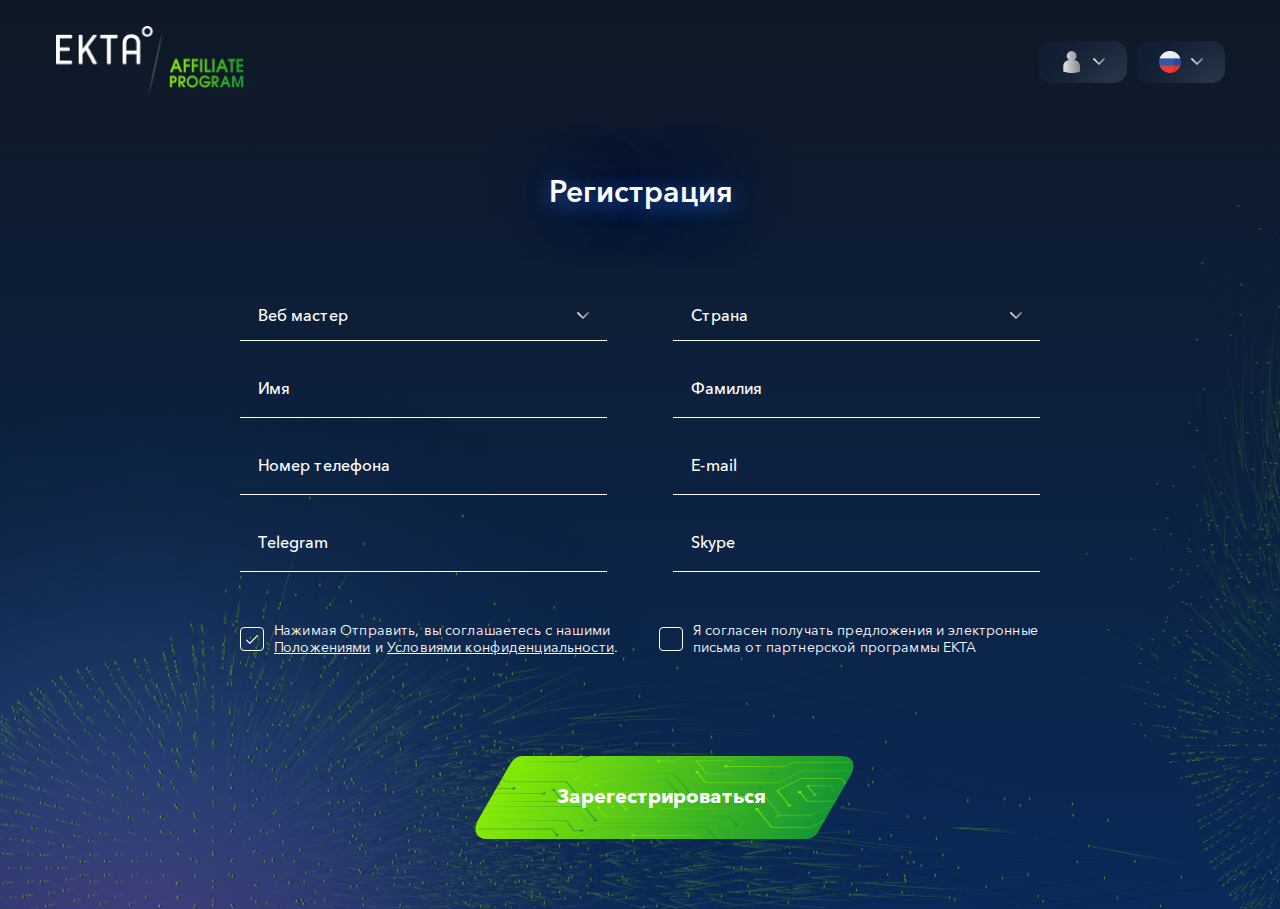
<file: registration.html>
<!DOCTYPE html>
<html lang="ru">

<head>
	<meta charset="UTF-8">
	<meta name="viewport" content="width=device-width, initial-scale=1.0">
	<title>Регистрация</title>
	<link rel="stylesheet" href="css/style.css">
</head>

<body>

	<!-- WRAPPER start -->
	<div class="wrapper">



		<!-- MAIN start  -->
		<main class="main">
			<!-- banner start -->
			<div class="registration">

				<!-- HEADER start  -->

				<header class="header">
					<div class="container">
						<div class="header__content">
							<a href="index.html" class="header__logo logo">
								<img src="images/logo.png" alt="">
							</a>


							<div class="header__rightside">
								<div class="header__profile js-select">
									<div class="header__profile-head js-select-head">
										<span class="header__person icon icon-person"></span>
										<span class="icon icon-triangle-down"></span>
									</div>
									<div class="header__profile-body js-select-body">
										<p class="header__profile-item js-select-item btn-popup btn-popup-login">Вход</p>
										<a href="#" class="header__profile-item js-select-item">Регистрация</a>
									</div>
								</div>
								<div class="header__lang js-select">
									<div class="header__lang-head js-select-head">
										<div class="flag">
											<img src="images/flag-ru.png" alt="">
										</div>
										<span class="icon icon-triangle-down"></span>
									</div>
									<div class="header__lang-body js-select-body">
										<div class="header__lang-item js-select-item">
											<div class="flag">
												<img src="images/flag-ru.png" alt="">
											</div>
											ru
										</div>
										<div class="header__lang-item js-select-item">
											<div class="flag">
												<img src="images/flag-ua.png" alt="">
											</div>
											ua
										</div>
										<div class="header__lang-item js-select-item">
											<div class="flag">
												<img src="images/flag-eng.png" alt="">
											</div>
											eng
										</div>
										<div class="header__lang-item js-select-item">
											<div class="flag">
												<img src="images/flag-spa.png" alt="">
											</div>
											spa
										</div>
										<div class="header__lang-item js-select-item">
											<div class="flag">
												<img src="images/flag-ger.png" alt="">
											</div>
											ger
										</div>
										<div class="header__lang-item js-select-item">
											<div class="flag">
												<img src="images/flag-fra.png" alt="">
											</div>
											fra
										</div>
										<div class="header__lang-item js-select-item">
											<div class="flag">
												<img src="images/flag-ita.png" alt="">
											</div>
											ita
										</div>
										<div class="header__lang-item js-select-item">
											<div class="flag">
												<img src="images/flag-pol.png" alt="">
											</div>
											pol
										</div>
										<div class="header__lang-item js-select-item">
											<div class="flag">
												<img src="images/flag-hin.png" alt="">
											</div>
											hin
										</div>
										<div class="header__lang-item js-select-item">
											<div class="flag">
												<img src="images/flag-chi.png" alt="">
											</div>
											chi
										</div>
									</div>
								</div>
							</div>
							<span class="burger-icon icon icon-burger"></span>
						</div>
					</div>
				</header>

				<div class="burger">
					<div class="burger__bg"></div>
					<div class="burger__content">
						<span class="burger__close icon icon-close"></span>
						<nav class="menu">
							<a href="index.html" class="menu__link">Главная</a>
						</nav>
						<div class="header__lang js-select">
							<div class="header__lang-head js-select-head">
								<div class="flag">
									<img src="images/flag-ru.png" alt="">
								</div>
								<span class="icon icon-triangle-down"></span>
							</div>
							<div class="header__lang-body js-select-body">
								<div class="header__lang-item js-select-item">
									<div class="flag">
										<img src="images/flag-ru.png" alt="">
									</div>
									ru
								</div>
								<div class="header__lang-item js-select-item">
									<div class="flag">
										<img src="images/flag-ua.png" alt="">
									</div>
									ua
								</div>
								<div class="header__lang-item js-select-item">
									<div class="flag">
										<img src="images/flag-eng.png" alt="">
									</div>
									eng
								</div>
								<div class="header__lang-item js-select-item">
									<div class="flag">
										<img src="images/flag-spa.png" alt="">
									</div>
									spa
								</div>
								<div class="header__lang-item js-select-item">
									<div class="flag">
										<img src="images/flag-ger.png" alt="">
									</div>
									ger
								</div>
								<div class="header__lang-item js-select-item">
									<div class="flag">
										<img src="images/flag-fra.png" alt="">
									</div>
									fra
								</div>
								<div class="header__lang-item js-select-item">
									<div class="flag">
										<img src="images/flag-ita.png" alt="">
									</div>
									ita
								</div>
								<div class="header__lang-item js-select-item">
									<div class="flag">
										<img src="images/flag-pol.png" alt="">
									</div>
									pol
								</div>
								<div class="header__lang-item js-select-item">
									<div class="flag">
										<img src="images/flag-hin.png" alt="">
									</div>
									hin
								</div>
								<div class="header__lang-item js-select-item">
									<div class="flag">
										<img src="images/flag-chi.png" alt="">
									</div>
									chi
								</div>
							</div>
						</div>
					</div>

				</div>
				<!-- HEADER end  -->

				<div class="registration__content">
					<div class="container">
						<div class="registration__title">
							Регистрация
						</div>
						<div class="registration__form">


							<div class="header__lang js-select js-select--swich">
								<div class="header__lang-head js-select-head">
									<p class="title">
										Веб мастер
									</p>
									<span class="icon icon-triangle-down"></span>
								</div>
								<div class="header__lang-body js-select-body">
									<div class="header__lang-item js-select-item">
										Веб-мастер
									</div>
									<div class="header__lang-item js-select-item">
										Блогер
									</div>
									<div class="header__lang-item js-select-item">
										Клиент
									</div>
								</div>
							</div>
							<div class="header__lang js-select js-select--swich">
								<div class="header__lang-head js-select-head">
									<p class="title">
										Страна
									</p>
									<span class="icon icon-triangle-down"></span>
								</div>
								<div class="header__lang-body js-select-body">
									<div class="header__lang-item js-select-item">
										Автралия
									</div>
									<div class="header__lang-item js-select-item">
										Австрия
									</div>
									<div class="header__lang-item js-select-item">
										Азербайджан
									</div>
									<div class="header__lang-item js-select-item">
										Украина
									</div>
									<div class="header__lang-item js-select-item">
										Автралия
									</div>
									<div class="header__lang-item js-select-item">
										Австрия
									</div>
									<div class="header__lang-item js-select-item">
										Азербайджан
									</div>
									<div class="header__lang-item js-select-item">
										Украина
									</div>
									<div class="header__lang-item js-select-item">
										Автралия
									</div>
									<div class="header__lang-item js-select-item">
										Австрия
									</div>
									<div class="header__lang-item js-select-item">
										Азербайджан
									</div>
									<div class="header__lang-item js-select-item">
										Украина
									</div>
									<div class="header__lang-item js-select-item">
										Автралия
									</div>
									<div class="header__lang-item js-select-item">
										Австрия
									</div>
									<div class="header__lang-item js-select-item">
										Азербайджан
									</div>
									<div class="header__lang-item js-select-item">
										Украина
									</div>
									<div class="header__lang-item js-select-item">
										Автралия
									</div>
									<div class="header__lang-item js-select-item">
										Австрия
									</div>
									<div class="header__lang-item js-select-item">
										Азербайджан
									</div>
									<div class="header__lang-item js-select-item">
										Украина
									</div>
								</div>
							</div>



							<div class="input__block">
								<div class="input__box">
									<input type="text" class="input" placeholder="Имя">
								</div>
								<p class="input__error input__error-none">Обязательно для заполнения</p>
							</div>
							<div class="input__block">
								<div class="input__box">
									<input type="text" class="input" placeholder="Фамилия">
								</div>
								<p class=" input__error input__error-none">Обязательно для заполнения</p>
							</div>
							<div class="input__block">
								<div class="input__box">
									<input type="text" class="input" placeholder="Номер телефона">
								</div>
								<p class=" input__error input__error-none">Обязательно для заполнения</p>
							</div>
							<div class="input__block">
								<div class="input__box">
									<input type="text" class="input" placeholder="E-mail">
								</div>
								<p class="input__error input__error-none">Обязательно для заполнения</p>
							</div>
							<div class="input__block">
								<div class="input__box">
									<input type="text" class="input" placeholder="Telegram">
								</div>
								<p class="input__error input__error-none">Обязательно для заполнения</p>
							</div>
							<div class="input__block">
								<div class="input__box">
									<input type="text" class="input" placeholder="Skype">
								</div>
								<p class="input__error input__error-none">Обязательно для заполнения</p>
							</div>
						</div>
						<div class="registration__check-items">
							<div class="registration__checkbox-block">
								<label class="checkbox">
									<input type="checkbox" class="checkbox-none" checked>
									<div class="checkbox-style"></div>
								</label>
								<p class="registration__checkbox-text">
									Нажимая Отправить, вы соглашаетесь с нашими
									<a href="#" class="registration__checkbox-link">Положениями</a> и <a href="#"
										class="registration__checkbox-link">Условиями конфиденциальности</a>.
								</p>
							</div>
							<div class="registration__checkbox-block">
								<label class="checkbox">
									<input type="checkbox" class="checkbox-none">
									<div class="checkbox-style"></div>
								</label>
								<p class="registration__checkbox-text">
									Я согласен получать предложения и электронные
									письма от партнерской программы EKTA
								</p>
							</div>
						</div>

						<button type="button" class="registration__button btn-primary">
							<span class="btn-primary__text">Зарегестрироваться</span>
							<span class="btn-primary__bg">
								<img src="images/btn-patterns.png" alt="">
							</span>
						</button>
					</div>
				</div>
				<div class="registration__bg">
					<img src="images/reg.png" alt="">
				</div>
				<div class="registration__bg--mobile">
					<img src="images/reg--mobile.png" alt="">
				</div>


			</div>
			<!-- POPUP login  -->
			<div class="popup popup-login">
				<div class="popup__body">
					<div class="popup__content js-form">
						<span class="popup-close icon icon-close"></span>
						<p class="popup__title h2">Вход</p>
						<div class="popup-login__input-container">
							<div class="input__block">
								<div class="input__box">
									<input type="text" class="input" placeholder="E-mail">
								</div>
								<p class="input__error input__error-none">Необходимо ввести E-mail</p>
								<p class="input__error input__error-wrong">Пользователь с таким e-mail не найден</p>
							</div>
							<div class="input__block">
								<div class="input__box">
									<input type="text" class="input" placeholder="Пароль">
								</div>
								<p class="input__error input__error-none">Необходимо ввести пароль</p>
								<p class="input__error input__error-wrong">Неверный пароль</p>
							</div>
						</div>
						<button type="button" class="popup-login__forgot-pass btn-popup btn-popup-forgot-pass">Забыли
							пароль?</button>
						<button class="popup-login__btn btn-primary btn-primary--center js-form-btn">
							<span class="btn-primary__text">Войти</span>
							<span class="btn-primary__bg">
								<img src="images/btn-patterns.png" alt="">
							</span>
						</button>
						<p class="popup-login__help">
							Нет аккаунта?
							<a href="registration.html" class="popup-login__link">Зарегестрироваться</a>
						</p>
					</div>
				</div>
			</div>
			<!-- POPUP login END  -->

			<!-- POPUP forgot-pass  -->
			<div class="popup popup-forgot-pass">
				<div class="popup__body">
					<div class="popup__content js-form">
						<span class="popup-close icon icon-close"></span>
						<p class="popup__title h2">Восстановление пароля</p>
						<div class="popup-forgot-pass__input-container">
							<div class="input__block">
								<div class="input__box">
									<input type="text" class="input" placeholder="E-mail">
								</div>
							</div>
						</div>
						<button class="popup-forgot-pass__btn btn-primary btn-primary--center js-form-btn">
							<span class="btn-primary__text">Изменить пароль</span>
							<span class="btn-primary__bg">
								<img src="images/btn-patterns.png" alt="">
							</span>
						</button>
					</div>
				</div>
			</div>
			<!-- POPUP forgot-pass END  -->

		</main>
		<!-- MAIN end -->

	</div>
	<!-- WRAPPER end -->



	<!-- SCRIPTS start  -->
	<script src="js/jquery.js"></script>
	<script src="js/main.js"></script>



</body>

</html>
</file>
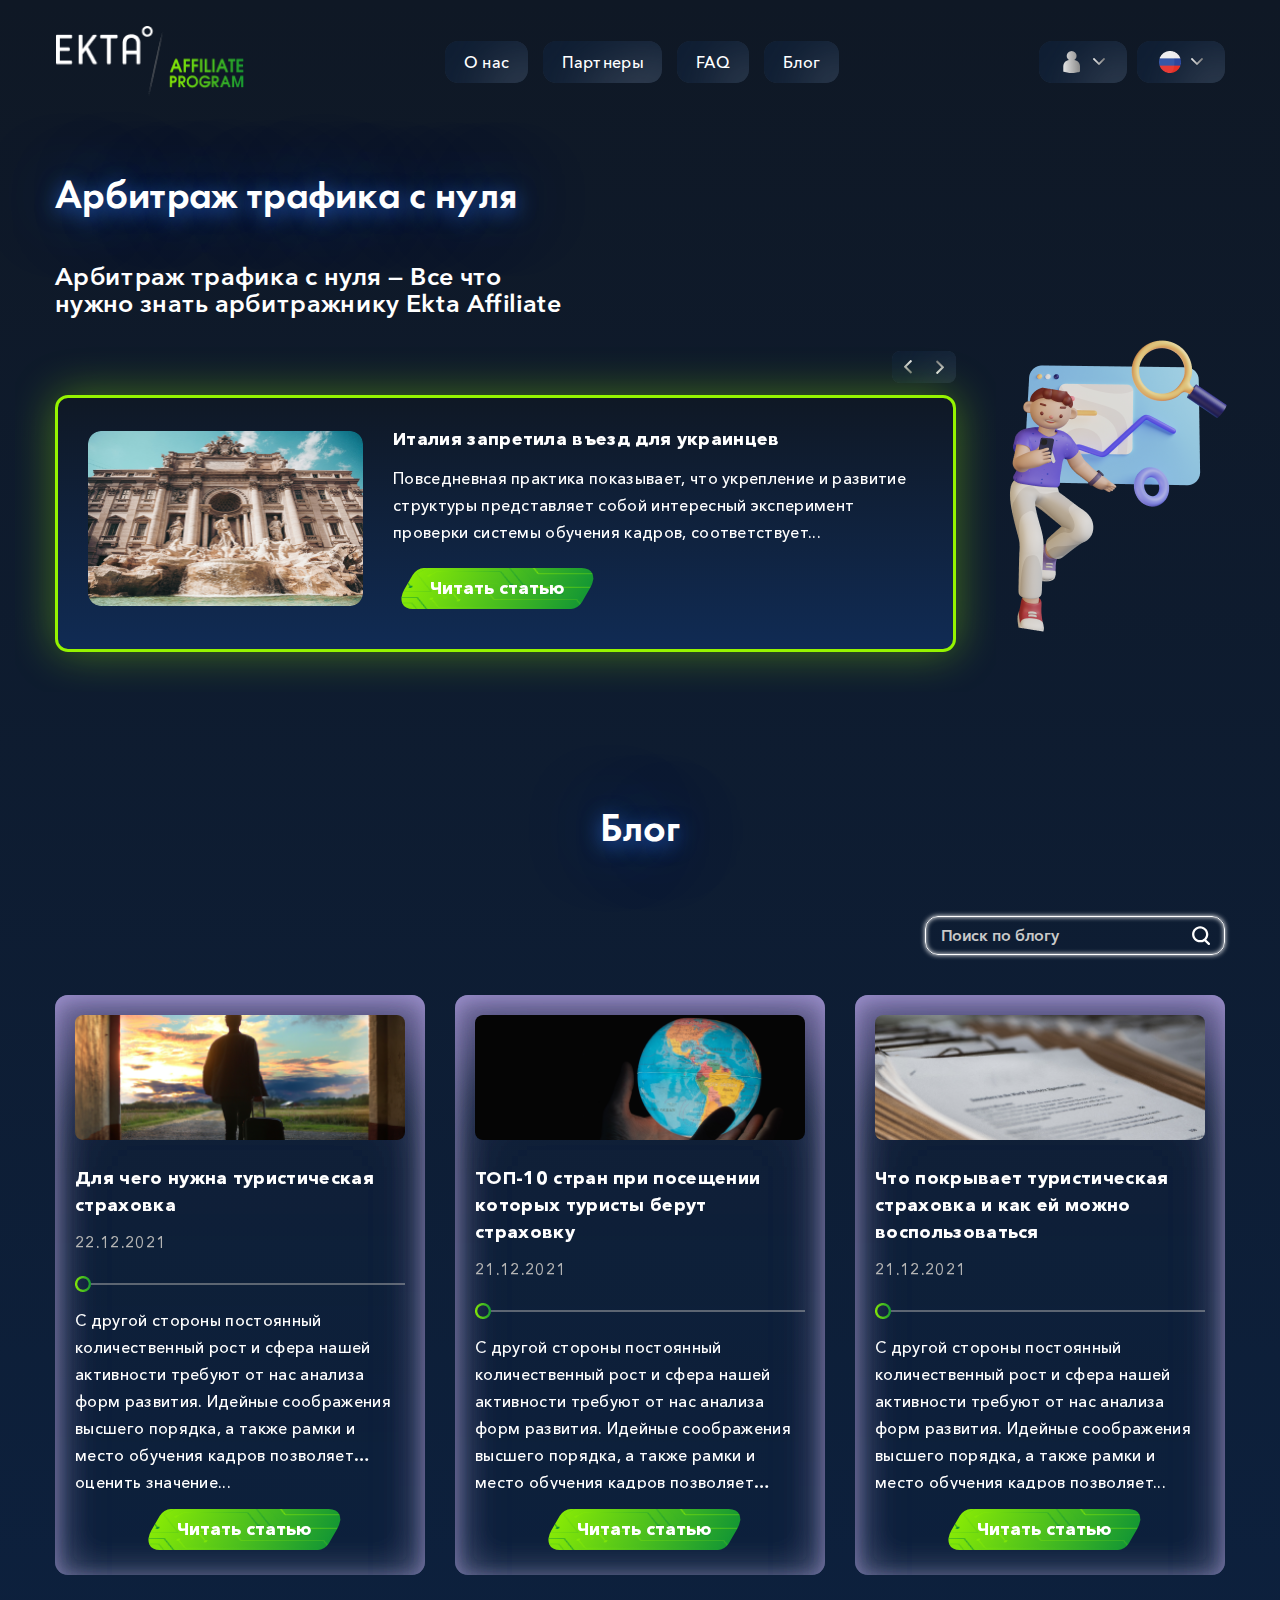
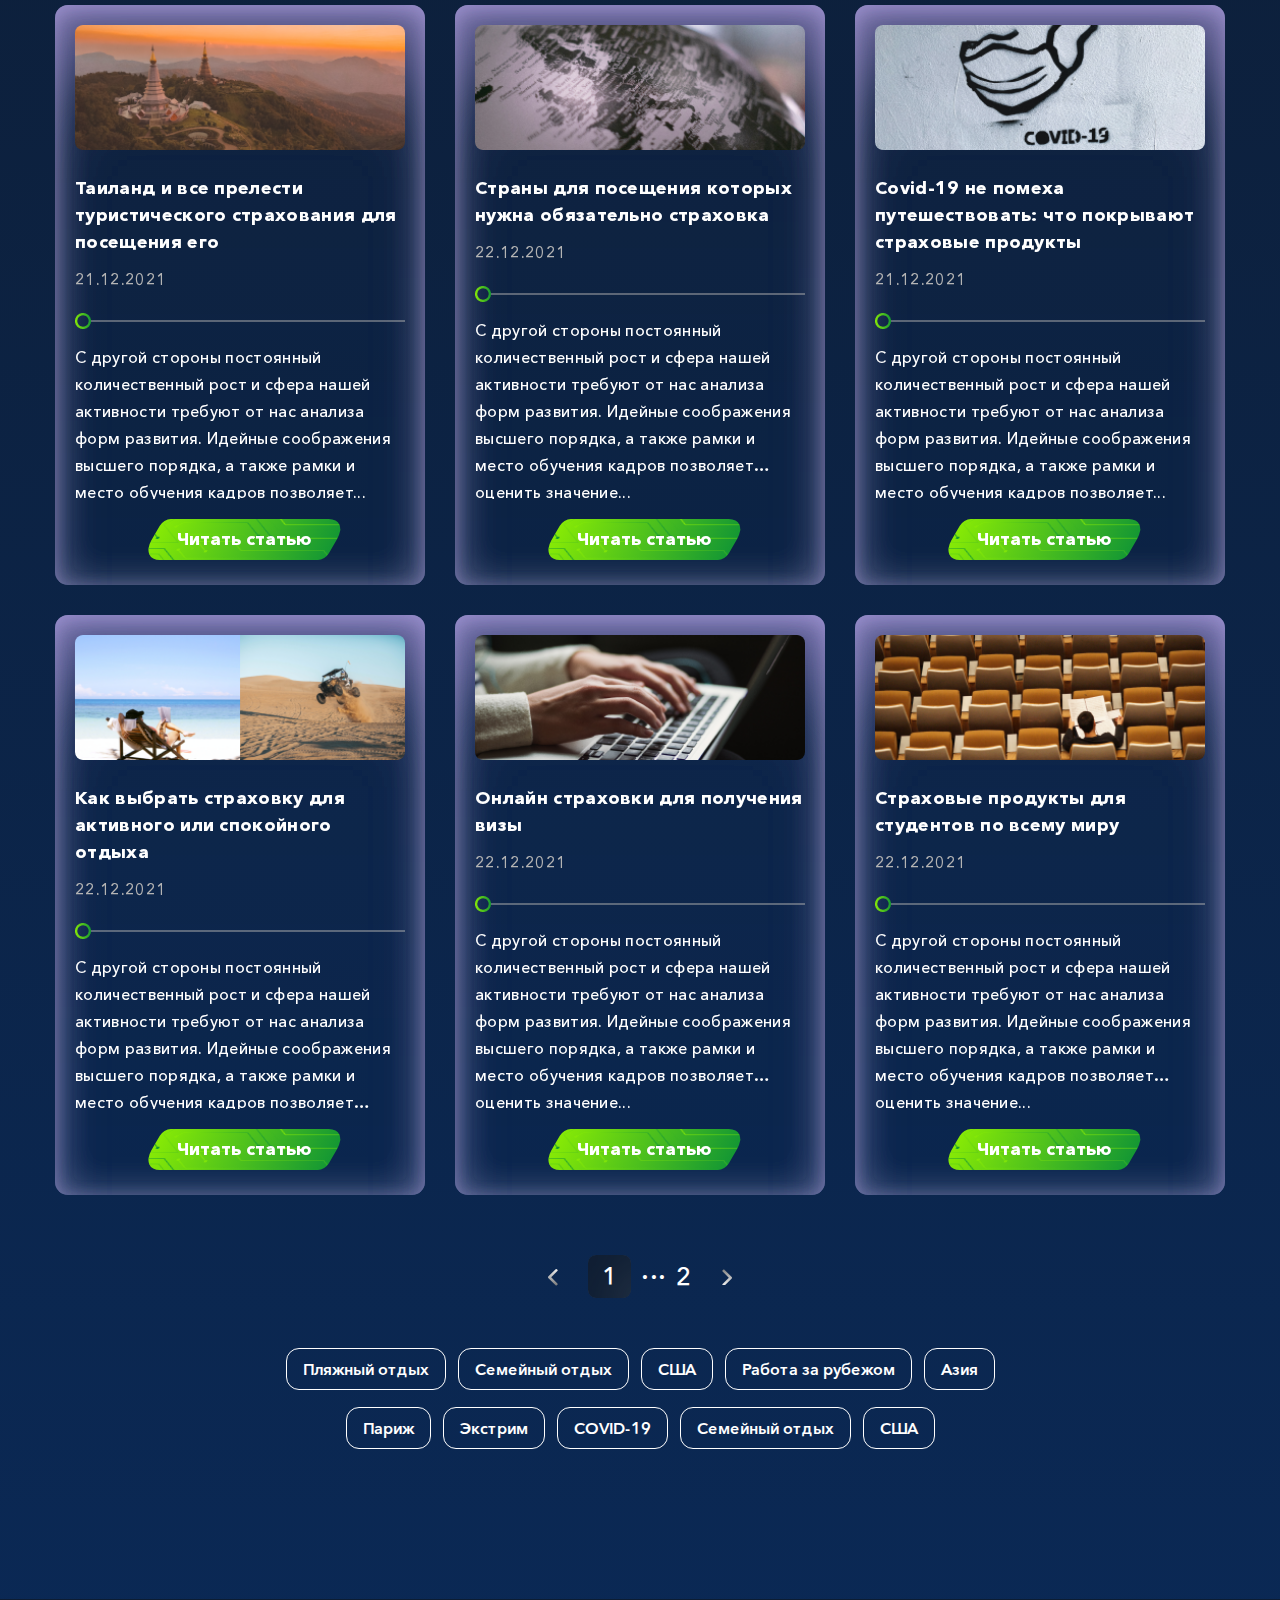
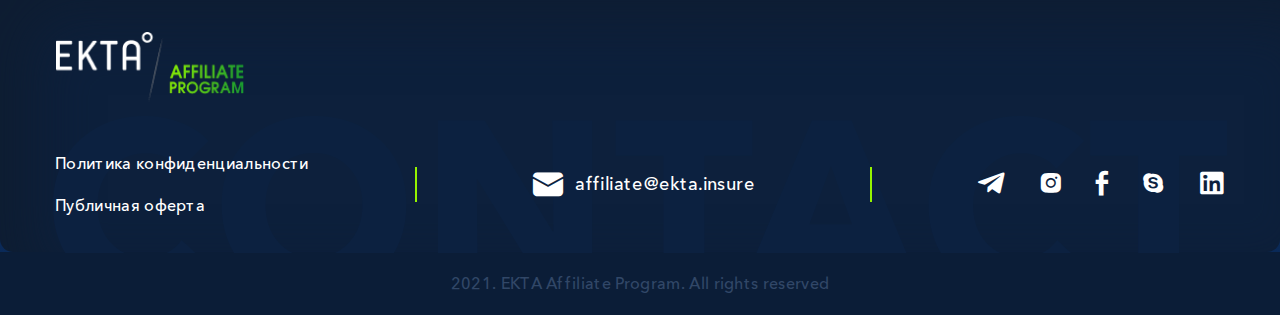
<file: app/blog.html>
<!DOCTYPE html>
<html lang="ru">

<head>
   <meta charset="UTF-8">
   <meta name="viewport" content="width=device-width, initial-scale=1.0">
   <title>Главная</title>
   <link rel="stylesheet" href="css/style.min.css">
</head>

<body>

   <!-- WRAPPER start -->
   <div class="wrapper page-blog">



      <!-- MAIN start  -->
      <main class="main">

         <!-- HEADER start  -->

         <header class="header">
            <div class="container">
               <div class="header__content">
                  <div class="header__logo logo">
                     <img src="images/logo.png" alt="">
                  </div>

                  <nav class="menu menu--not-mobile">
                     <a href="#info" class="menu__link">О нас</a>
                     <a href="#partners" class="menu__link">Партнеры</a>
                     <a href="#faq" class="menu__link">FAQ</a>
                     <a href="blog.html" class="menu__link">Блог</a>
                  </nav>

                  <div class="header__rightside">
                     <div class="header__profile js-select">
                        <div class="header__profile-head js-select-head">
                           <span class="header__person icon icon-person"></span>
                           <span class="icon icon-triangle-down"></span>
                        </div>
                        <div class="header__profile-body js-select-body">
                           <p class="header__profile-item js-select-item btn-popup btn-popup-login">Вход</p>
                           <a href="registration.html" class="header__profile-item js-select-item">Регистрация</a>
                        </div>
                     </div>
                     <div class="header__lang js-select">
                        <div class="header__lang-head js-select-head">
                           <div class="flag">
                              <img src="images/flag-ru.png" alt="">
                           </div>
                           <span class="icon icon-triangle-down"></span>
                        </div>
                        <div class="header__lang-body js-select-body">
                           <div class="header__lang-item js-select-item">
                              <div class="flag">
                                 <img src="images/flag-ru.png" alt="">
                              </div>
                              ru
                           </div>
                           <div class="header__lang-item js-select-item">
                              <div class="flag">
                                 <img src="images/flag-ua.png" alt="">
                              </div>
                              ua
                           </div>
                           <div class="header__lang-item js-select-item">
                              <div class="flag">
                                 <img src="images/flag-eng.png" alt="">
                              </div>
                              eng
                           </div>
                           <div class="header__lang-item js-select-item">
                              <div class="flag">
                                 <img src="images/flag-spa.png" alt="">
                              </div>
                              spa
                           </div>
                           <div class="header__lang-item js-select-item">
                              <div class="flag">
                                 <img src="images/flag-ger.png" alt="">
                              </div>
                              ger
                           </div>
                           <div class="header__lang-item js-select-item">
                              <div class="flag">
                                 <img src="images/flag-fra.png" alt="">
                              </div>
                              fra
                           </div>
                           <div class="header__lang-item js-select-item">
                              <div class="flag">
                                 <img src="images/flag-ita.png" alt="">
                              </div>
                              ita
                           </div>
                           <div class="header__lang-item js-select-item">
                              <div class="flag">
                                 <img src="images/flag-pol.png" alt="">
                              </div>
                              pol
                           </div>
                           <div class="header__lang-item js-select-item">
                              <div class="flag">
                                 <img src="images/flag-hin.png" alt="">
                              </div>
                              hin
                           </div>
                           <div class="header__lang-item js-select-item">
                              <div class="flag">
                                 <img src="images/flag-chi.png" alt="">
                              </div>
                              chi
                           </div>
                        </div>
                     </div>
                  </div>
                  <span class="burger-icon icon icon-burger"></span>
               </div>
            </div>
         </header>

         <div class="burger">
            <div class="burger__bg"></div>
            <div class="burger__content">
               <span class="burger__close icon icon-close"></span>
               <nav class="menu">
                  <a href="#" class="menu__link">О нас</a>
                  <a href="#partners" class="menu__link">Партнеры</a>
                  <a href="#faq" class="menu__link">FAQ</a>
                  <a href="#" class="menu__link">Блог</a>
               </nav>
               <div class="header__lang js-select">
                  <div class="header__lang-head js-select-head">
                     <div class="flag">
                        <img src="images/flag-ru.png" alt="">
                     </div>
                     <span class="icon icon-triangle-down"></span>
                  </div>
                  <div class="header__lang-body js-select-body">
                     <div class="header__lang-item js-select-item">
                        <div class="flag">
                           <img src="images/flag-ru.png" alt="">
                        </div>
                        ru
                     </div>
                     <div class="header__lang-item js-select-item">
                        <div class="flag">
                           <img src="images/flag-ua.png" alt="">
                        </div>
                        ua
                     </div>
                     <div class="header__lang-item js-select-item">
                        <div class="flag">
                           <img src="images/flag-eng.png" alt="">
                        </div>
                        eng
                     </div>
                     <div class="header__lang-item js-select-item">
                        <div class="flag">
                           <img src="images/flag-spa.png" alt="">
                        </div>
                        spa
                     </div>
                     <div class="header__lang-item js-select-item">
                        <div class="flag">
                           <img src="images/flag-ger.png" alt="">
                        </div>
                        ger
                     </div>
                     <div class="header__lang-item js-select-item">
                        <div class="flag">
                           <img src="images/flag-fra.png" alt="">
                        </div>
                        fra
                     </div>
                     <div class="header__lang-item js-select-item">
                        <div class="flag">
                           <img src="images/flag-ita.png" alt="">
                        </div>
                        ita
                     </div>
                     <div class="header__lang-item js-select-item">
                        <div class="flag">
                           <img src="images/flag-pol.png" alt="">
                        </div>
                        pol
                     </div>
                     <div class="header__lang-item js-select-item">
                        <div class="flag">
                           <img src="images/flag-hin.png" alt="">
                        </div>
                        hin
                     </div>
                     <div class="header__lang-item js-select-item">
                        <div class="flag">
                           <img src="images/flag-chi.png" alt="">
                        </div>
                        chi
                     </div>
                  </div>
               </div>
            </div>

         </div>
         <!-- HEADER end  -->



         <!-- CONTENT start  -->
         <div class="content">

            <div class="banner-blog">
               <div class="container">
                  <div class="banner-blog__content">
                     <h1 class="banner-blog__title h2">Арбитраж трафика с нуля</h1>
                     <p class="banner-blog__descr">Арбитраж трафика с нуля — Все что нужно знать арбитражнику Ekta
                        Affiliate</p>
                     <div class="banner-blog__body">
                        <div class="banner-blog__slider articles-slider swiper-container">
                           <div class="articles-slider__nav">
                              <button
                                 class="articles-slider__btn articles-slider__btn-left icon icon-triangle-down"></button>
                              <button
                                 class="articles-slider__btn articles-slider__btn-right icon icon-triangle-down"></button>
                           </div>
                           <div class="articles-slider__wrapper swiper-wrapper">
                              <div class="articles-slider__slide swiper-slide card-blog-large">
                                 <div class="card-blog-large__img">
                                    <img src="images/card-blog-large-img1.png" alt="">
                                 </div>
                                 <div class="card-blog-large__text-block">
                                    <h3 class="card-blog-large__title h3">Италия запретила въезд для украинцев</h3>
                                    <p class="card-blog-large__date">22.12.2021</p>
                                    <div class="card-blog-large__line">
                                       <div class="card-blog-large__line-circle">
                                          <img src="images/circle-green.png" alt="">
                                       </div>
                                    </div>
                                    <p class="card-blog-large__text">Повседневная практика показывает, что укрепление и
                                       развитие структуры представляет собой интересный эксперимент проверки системы
                                       обучения кадров, соответствует...</p>
                                    <button class="card-blog-large__btn btn-primary">
                                       <span class="btn-primary__text">Читать статью</span>
                                       <span class="btn-primary__bg">
                                          <img src="images/btn-patterns.png" alt="">
                                       </span>
                                    </button>
                                 </div>
                              </div>
                              <div class="articles-slider__slide swiper-slide card-blog-large">
                                 <div class="card-blog-large__img">
                                    <img src="images/card-blog-large-img1.png" alt="">
                                 </div>
                                 <div class="card-blog-large__text-block">
                                    <h3 class="card-blog-large__title h3">Италия запретила въезд для украинцев</h3>
                                    <p class="card-blog-large__date">22.12.2021</p>
                                    <div class="card-blog-large__line">
                                       <div class="card-blog-large__line-circle">
                                          <img src="images/circle-green.png" alt="">
                                       </div>
                                    </div>
                                    <p class="card-blog-large__text">Повседневная практика показывает, что укрепление и
                                       развитие структуры представляет собой интересный эксперимент проверки системы
                                       обучения кадров, соответствует...</p>
                                    <button class="card-blog-large__btn btn-primary">
                                       <span class="btn-primary__text">Читать статью</span>
                                       <span class="btn-primary__bg">
                                          <img src="images/btn-patterns.png" alt="">
                                       </span>
                                    </button>
                                 </div>
                              </div>
                              <div class="articles-slider__slide swiper-slide card-blog-large">
                                 <div class="card-blog-large__img">
                                    <img src="images/card-blog-large-img1.png" alt="">
                                 </div>
                                 <div class="card-blog-large__text-block">
                                    <h3 class="card-blog-large__title h3">Италия запретила въезд для украинцев</h3>
                                    <p class="card-blog-large__date">22.12.2021</p>
                                    <div class="card-blog-large__line">
                                       <div class="card-blog-large__line-circle">
                                          <img src="images/circle-green.png" alt="">
                                       </div>
                                    </div>
                                    <p class="card-blog-large__text">Повседневная практика показывает, что укрепление и
                                       развитие структуры представляет собой интересный эксперимент проверки системы
                                       обучения кадров, соответствует...</p>
                                    <button class="card-blog-large__btn btn-primary">
                                       <span class="btn-primary__text">Читать статью</span>
                                       <span class="btn-primary__bg">
                                          <img src="images/btn-patterns.png" alt="">
                                       </span>
                                    </button>
                                 </div>
                              </div>
                           </div>
                        </div>
                        <div class="banner-blog__img">
                           <img src="images/blog-img.png" alt="">
                        </div>
                     </div>
                  </div>
               </div>
            </div>

            <div class="blog-articles">
               <div class="container">
                  <div class="blog-articles__content">
                     <h2 class="blog-articles__title h2">Блог</h2>
                     <div class="blog-articles__body">
                        <label class="blog-articles__search search">
                           <input type="text" class="search__input" placeholder="Поиск по блогу">
                           <span class="search__icon">
                              <img src="images/svg/search.svg" alt="">
                           </span>
                        </label>
                        <div class="blog-articles__grid">
                           <div class="blog-articles__card card-article">
                              <div class="card-article__img">
                                 <img src="images/card-article-img1.png" alt="">
                              </div>
                              <h3 class="card-article__title">Для чего нужна туристическая страховка</h3>
                              <p class="card-article__date">22.12.2021</p>
                              <div class="card-article__line">
                                 <div class="card-article__line-circle">
                                    <img src="images/circle-green.png" alt="">
                                 </div>
                              </div>
                              <p class="card-article__text">С другой стороны постоянный количественный рост и сфера
                                 нашей активности требуют от нас анализа форм развития. Идейные соображения высшего
                                 порядка, а также рамки и место обучения кадров позволяет оценить значение...</p>
                              <button class="card-article__btn btn-primary">
                                 <span class="btn-primary__text">Читать статью</span>
                                 <span class="btn-primary__bg">
                                    <img src="images/btn-patterns.png" alt="">
                                 </span>
                              </button>
                           </div>
                           <div class="blog-articles__card card-article">
                              <div class="card-article__img">
                                 <img src="images/card-article-img2.png" alt="">
                              </div>
                              <h3 class="card-article__title">ТОП-10 стран при посещении которых туристы берут страховку
                              </h3>
                              <p class="card-article__date">21.12.2021</p>
                              <div class="card-article__line">
                                 <div class="card-article__line-circle">
                                    <img src="images/circle-green.png" alt="">
                                 </div>
                              </div>
                              <p class="card-article__text">С другой стороны постоянный количественный рост и сфера
                                 нашей активности требуют от нас анализа форм развития. Идейные соображения высшего
                                 порядка, а также рамки и место обучения кадров позволяет оценить значение...</p>
                              <button class="card-article__btn btn-primary">
                                 <span class="btn-primary__text">Читать статью</span>
                                 <span class="btn-primary__bg">
                                    <img src="images/btn-patterns.png" alt="">
                                 </span>
                              </button>
                           </div>
                           <div class="blog-articles__card card-article">
                              <div class="card-article__img">
                                 <img src="images/card-article-img3.png" alt="">
                              </div>
                              <h3 class="card-article__title">Что покрывает туристическая страховка и как ей можно
                                 воспользоваться</h3>
                              <p class="card-article__date">21.12.2021</p>
                              <div class="card-article__line">
                                 <div class="card-article__line-circle">
                                    <img src="images/circle-green.png" alt="">
                                 </div>
                              </div>
                              <p class="card-article__text">С другой стороны постоянный количественный рост и сфера
                                 нашей активности требуют от нас анализа форм развития. Идейные соображения высшего
                                 порядка, а также рамки и место обучения кадров позволяет...</p>
                              <button class="card-article__btn btn-primary">
                                 <span class="btn-primary__text">Читать статью</span>
                                 <span class="btn-primary__bg">
                                    <img src="images/btn-patterns.png" alt="">
                                 </span>
                              </button>
                           </div>
                           <div class="blog-articles__card card-article">
                              <div class="card-article__img">
                                 <img src="images/card-article-img4.png" alt="">
                              </div>
                              <h3 class="card-article__title">Таиланд и все прелести туристического страхования для
                                 посещения его</h3>
                              <p class="card-article__date">21.12.2021</p>
                              <div class="card-article__line">
                                 <div class="card-article__line-circle">
                                    <img src="images/circle-green.png" alt="">
                                 </div>
                              </div>
                              <p class="card-article__text">С другой стороны постоянный количественный рост и сфера
                                 нашей активности требуют от нас анализа форм развития. Идейные соображения высшего
                                 порядка, а также рамки и место обучения кадров позволяет...</p>
                              <button class="card-article__btn btn-primary">
                                 <span class="btn-primary__text">Читать статью</span>
                                 <span class="btn-primary__bg">
                                    <img src="images/btn-patterns.png" alt="">
                                 </span>
                              </button>
                           </div>
                           <div class="blog-articles__card card-article">
                              <div class="card-article__img">
                                 <img src="images/card-article-img5.png" alt="">
                              </div>
                              <h3 class="card-article__title">Страны для посещения которых нужна обязательно страховка
                              </h3>
                              <p class="card-article__date">22.12.2021</p>
                              <div class="card-article__line">
                                 <div class="card-article__line-circle">
                                    <img src="images/circle-green.png" alt="">
                                 </div>
                              </div>
                              <p class="card-article__text">С другой стороны постоянный количественный рост и сфера
                                 нашей активности требуют от нас анализа форм развития. Идейные соображения высшего
                                 порядка, а также рамки и место обучения кадров позволяет оценить значение...</p>
                              <button class="card-article__btn btn-primary">
                                 <span class="btn-primary__text">Читать статью</span>
                                 <span class="btn-primary__bg">
                                    <img src="images/btn-patterns.png" alt="">
                                 </span>
                              </button>
                           </div>
                           <div class="blog-articles__card card-article">
                              <div class="card-article__img">
                                 <img src="images/card-article-img6.png" alt="">
                              </div>
                              <h3 class="card-article__title">Covid-19 не помеха путешествовать: что покрывают страховые
                                 продукты</h3>
                              <p class="card-article__date">21.12.2021</p>
                              <div class="card-article__line">
                                 <div class="card-article__line-circle">
                                    <img src="images/circle-green.png" alt="">
                                 </div>
                              </div>
                              <p class="card-article__text">С другой стороны постоянный количественный рост и сфера
                                 нашей активности требуют от нас анализа форм развития. Идейные соображения высшего
                                 порядка, а также рамки и место обучения кадров позволяет...</p>
                              <button class="card-article__btn btn-primary">
                                 <span class="btn-primary__text">Читать статью</span>
                                 <span class="btn-primary__bg">
                                    <img src="images/btn-patterns.png" alt="">
                                 </span>
                              </button>
                           </div>
                           <div class="blog-articles__card card-article">
                              <div class="card-article__img">
                                 <img src="images/card-article-img7.png" alt="">
                              </div>
                              <h3 class="card-article__title">Как выбрать страховку для активного или спокойного отдыха
                              </h3>
                              <p class="card-article__date">22.12.2021</p>
                              <div class="card-article__line">
                                 <div class="card-article__line-circle">
                                    <img src="images/circle-green.png" alt="">
                                 </div>
                              </div>
                              <p class="card-article__text">С другой стороны постоянный количественный рост и сфера
                                 нашей активности требуют от нас анализа форм развития. Идейные соображения высшего
                                 порядка, а также рамки и место обучения кадров позволяет оценить значение...</p>
                              <button class="card-article__btn btn-primary">
                                 <span class="btn-primary__text">Читать статью</span>
                                 <span class="btn-primary__bg">
                                    <img src="images/btn-patterns.png" alt="">
                                 </span>
                              </button>
                           </div>
                           <div class="blog-articles__card card-article">
                              <div class="card-article__img">
                                 <img src="images/card-article-img8.png" alt="">
                              </div>
                              <h3 class="card-article__title">Онлайн страховки для получения визы</h3>
                              <p class="card-article__date">22.12.2021</p>
                              <div class="card-article__line">
                                 <div class="card-article__line-circle">
                                    <img src="images/circle-green.png" alt="">
                                 </div>
                              </div>
                              <p class="card-article__text">С другой стороны постоянный количественный рост и сфера
                                 нашей активности требуют от нас анализа форм развития. Идейные соображения высшего
                                 порядка, а также рамки и место обучения кадров позволяет оценить значение...</p>
                              <button class="card-article__btn btn-primary">
                                 <span class="btn-primary__text">Читать статью</span>
                                 <span class="btn-primary__bg">
                                    <img src="images/btn-patterns.png" alt="">
                                 </span>
                              </button>
                           </div>
                           <div class="blog-articles__card card-article">
                              <div class="card-article__img">
                                 <img src="images/card-article-img9.png" alt="">
                              </div>
                              <h3 class="card-article__title">Страховые продукты для студентов по всему миру</h3>
                              <p class="card-article__date">22.12.2021</p>
                              <div class="card-article__line">
                                 <div class="card-article__line-circle">
                                    <img src="images/circle-green.png" alt="">
                                 </div>
                              </div>
                              <p class="card-article__text">С другой стороны постоянный количественный рост и сфера
                                 нашей активности требуют от нас анализа форм развития. Идейные соображения высшего
                                 порядка, а также рамки и место обучения кадров позволяет оценить значение...</p>
                              <button class="card-article__btn btn-primary">
                                 <span class="btn-primary__text">Читать статью</span>
                                 <span class="btn-primary__bg">
                                    <img src="images/btn-patterns.png" alt="">
                                 </span>
                              </button>
                           </div>
                        </div>
                        <nav class="blog-articles__pagination pagination-pages">
                           <button type="button"
                              class="pagination-pages__btn pagination-pages__btn-prev icon icon-triangle-down"></button>
                           <div class="pagination-pages__wrap">
                              <a href="#" class="pagination-pages__link active">1</a>
                              <a href="#" class="pagination-pages__link pagination-pages__link--dots">...</a>
                              <a href="#" class="pagination-pages__link">2</a>
                           </div>
                           <button type="button"
                              class="pagination-pages__btn pagination-pages__btn-next icon icon-triangle-down"></button>
                        </nav>
                        <div class="blog-articles__tags tags">
                           <h3 class="tags__title">
                              <div class="tags__wrap">
                                 <button type="button" class="tags__item">Пляжный отдых</button>
                                 <button type="button" class="tags__item">Семейный отдых</button>
                                 <button type="button" class="tags__item">США</button>
                                 <button type="button" class="tags__item">Работа за рубежом</button>
                                 <button type="button" class="tags__item">Париж</button>
                                 <button type="button" class="tags__item">Экстрим</button>
                                 <button type="button" class="tags__item">COVID-19</button>
                                 <button type="button" class="tags__item">Азия</button>
                                 <button type="button" class="tags__item tags__item--desktop">Семейный отдых</button>
                                 <button type="button" class="tags__item tags__item--desktop">США</button>
                              </div>
                           </h3>
                        </div>
                     </div>
                  </div>
               </div>
            </div>





         </div>
         <!-- CONTENT end -->

         <!-- POPUP  -->
         <div class="popup">
            <div class="popup__body">
               <div class="popup__content">
               </div>
            </div>
         </div>
         <!-- POPUP END  -->

         <!-- POPUP login  -->
         <div class="popup popup-login">
            <div class="popup__body">
               <div class="popup__content js-form">
                  <span class="popup-close icon icon-close"></span>
                  <p class="popup__title h2">Вход</p>
                  <div class="popup-login__input-container">
                     <div class="input__block">
                        <div class="input__box">
                           <input type="text" class="input" placeholder="E-mail">
                        </div>
                        <p class="input__error input__error-none">Необходимо ввести E-mail</p>
                        <p class="input__error input__error-wrong">Пользователь с таким e-mail не найден</p>
                     </div>
                     <div class="input__block">
                        <div class="input__box">
                           <input type="text" class="input" placeholder="Пароль">
                        </div>
                        <p class="input__error input__error-none">Необходимо ввести пароль</p>
                        <p class="input__error input__error-wrong">Неверный пароль</p>
                     </div>
                  </div>
                  <button type="button" class="popup-login__forgot-pass btn-popup btn-popup-forgot-pass">Забыли
                     пароль?</button>
                  <button class="popup-login__btn btn-primary btn-primary--center js-form-btn">
                     <span class="btn-primary__text">Войти</span>
                     <span class="btn-primary__bg">
                        <img src="images/btn-patterns.png" alt="">
                     </span>
                  </button>
                  <p class="popup-login__help">
                     Нет аккаунта?
                     <a href="registration.html" class="popup-login__link">Зарегестрироваться</a>
                  </p>
               </div>
            </div>
         </div>
         <!-- POPUP login END  -->

         <!-- POPUP forgot-pass  -->
         <div class="popup popup-forgot-pass">
            <div class="popup__body">
               <div class="popup__content js-form">
                  <span class="popup-close icon icon-close"></span>
                  <p class="popup__title h2">Восстановление пароля</p>
                  <div class="popup-forgot-pass__input-container">
                     <div class="input__block">
                        <div class="input__box">
                           <input type="text" class="input" placeholder="E-mail">
                        </div>
                     </div>
                  </div>
                  <button class="popup-forgot-pass__btn btn-primary btn-primary--center js-form-btn">
                     <span class="btn-primary__text">Изменить пароль</span>
                     <span class="btn-primary__bg">
                        <img src="images/btn-patterns.png" alt="">
                     </span>
                  </button>
               </div>
            </div>
         </div>
         <!-- POPUP forgot-pass END  -->

      </main>
      <!-- MAIN end -->

      <!-- FOOTER start  -->
      <footer class="footer">
         <div class="footer__content">
            <div class="footer__main">
               <div class="container">
                  <div class="footer__logo logo"><img src="images/logo.png" alt=""></div>
                  <div class="footer__contact">
                     <ul class="footer__text">
                        <li class="footer__text-item"><a href="#" class="footer__text-link">Политика
                              конфиденциальности</a></li>
                        <li class="footer__text-item"><a href="#" class="footer__text-link">Публичная оферта</a></li>
                     </ul>
                     <div class="footer__email">
                        <a href="mailto:affiliate@ekta.insure" class="footer__email-link">
                           <span class="icon icon-mail"></span>
                           <span class="footer__email-text">affiliate@ekta.insure</span>
                        </a>
                     </div>
                     <ul class="footer__social">
                        <li class="footer__social-item"><a href="#" class="footer__social-link"><span
                                 class="icon icon-telegram"></span></a></li>
                        <li class="footer__social-item"><a href="#" class="footer__social-link"><span
                                 class="icon icon-inst"></span></a></li>
                        <li class="footer__social-item"><a href="#" class="footer__social-link"><span
                                 class="icon icon-facebook"></span></a></li>
                        <li class="footer__social-item"><a href="#" class="footer__social-link"><span
                                 class="icon icon-skype"></span></a></li>
                        <li class="footer__social-item"><a href="#" class="footer__social-link"><span
                                 class="icon icon-linkedin"></span></a></li>
                     </ul>
                  </div>
               </div>
               <div class="footer__absolute-mobile"><img src="images/contact-mobile.png" alt=""></div>
            </div>
            <div class="footer__second">
               <div class="container">
                  <p class="footer__second-text">2021. EKTA Affiliate Program. All rights reserved</p>
               </div>
            </div>
         </div>
         <div class="footer__absolute"><img src="images/contact.png" alt=""></div>
      </footer>
      <!-- FOOTER end -->

   </div>
   <!-- WRAPPER end -->



   <!-- SCRIPTS start  -->
   <script src="js/jquery.js"></script>
   <script src="js/swiper-bundle.min.js"></script>
   <script src="js/main.js"></script>



</body>

</html>
</file>
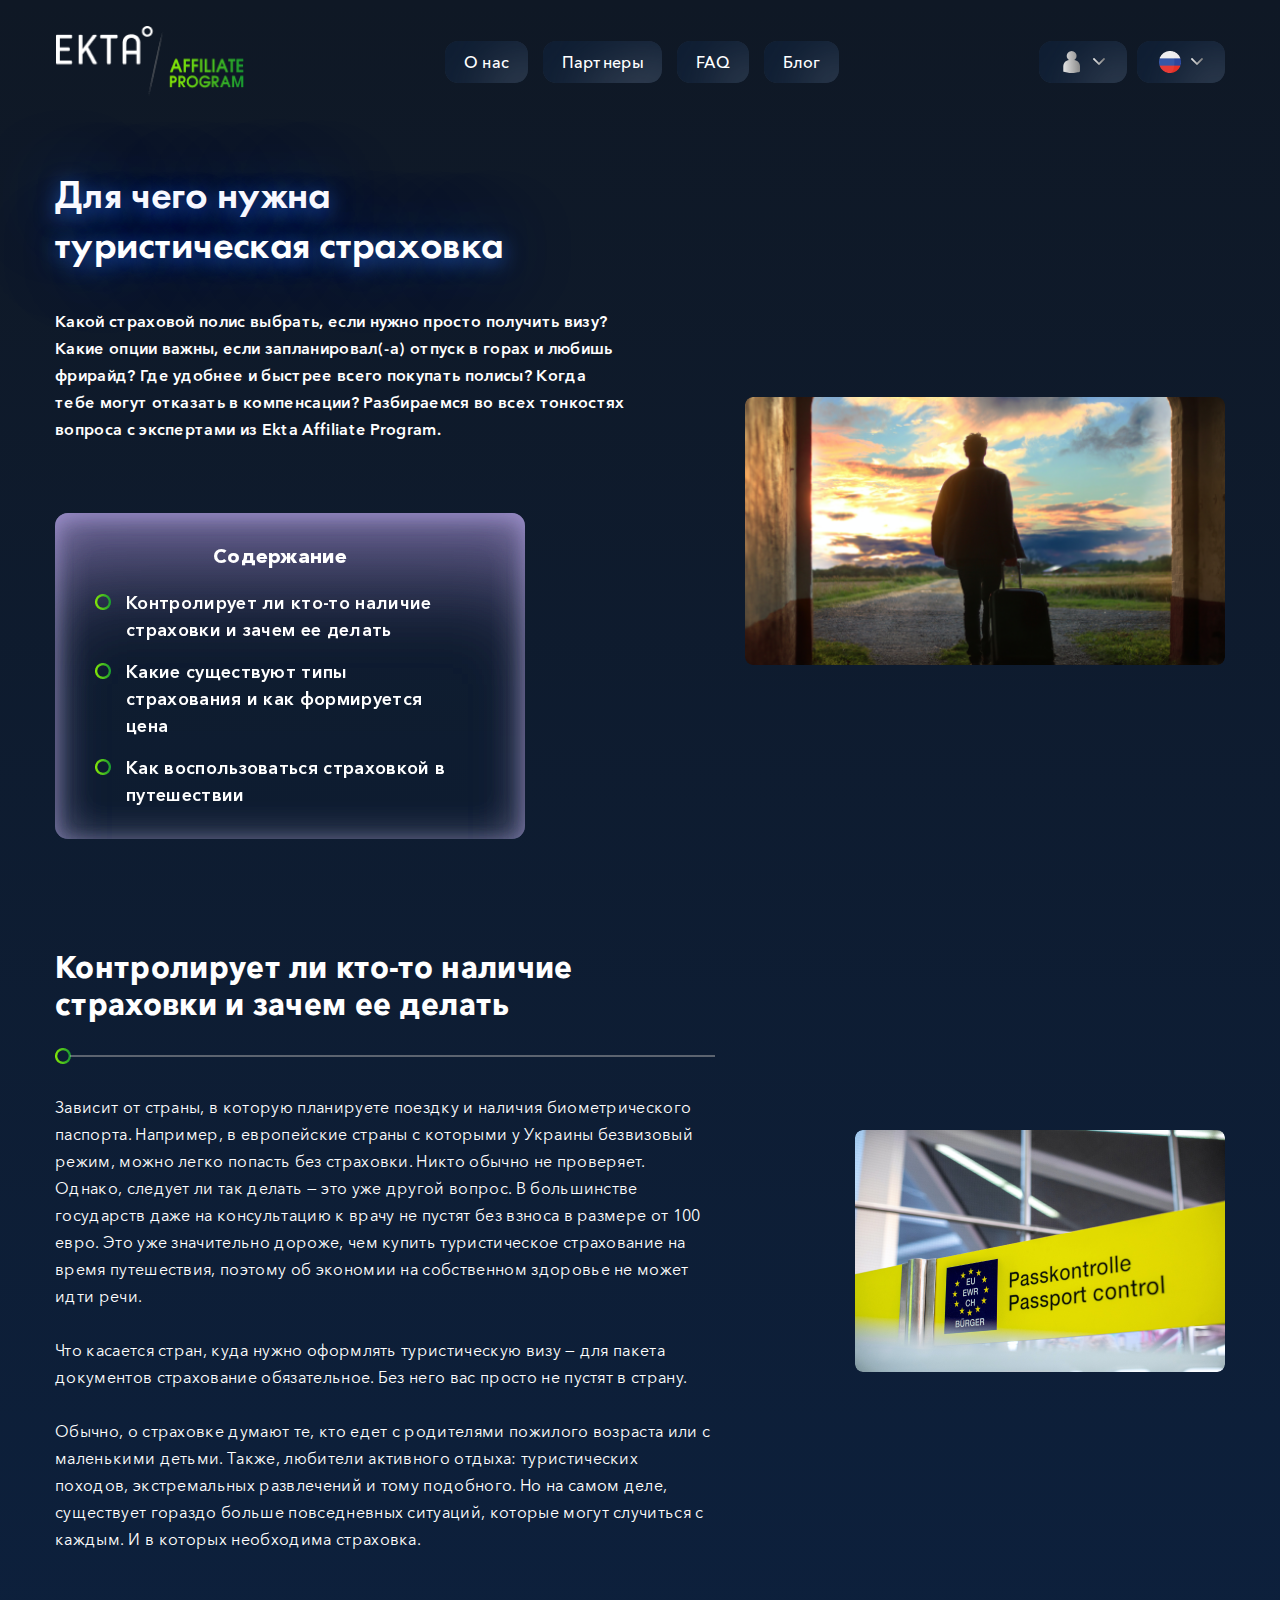
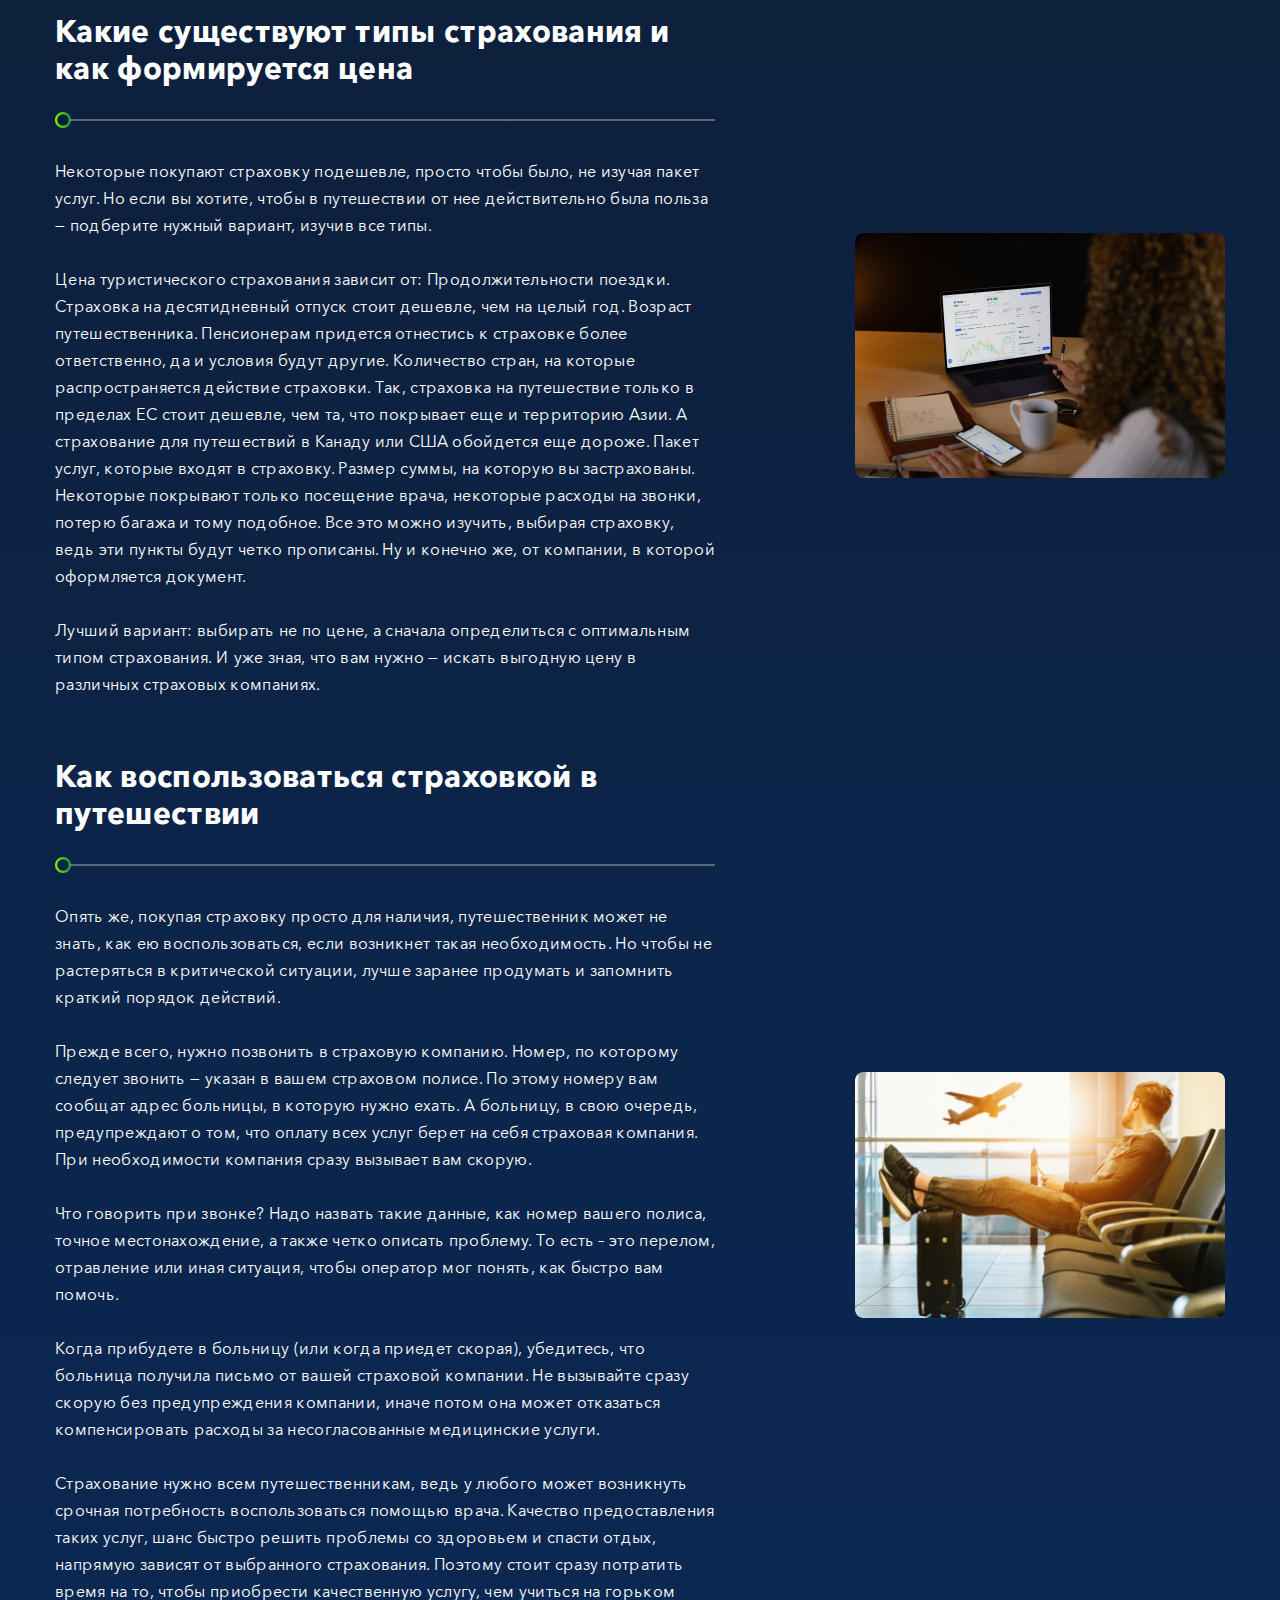
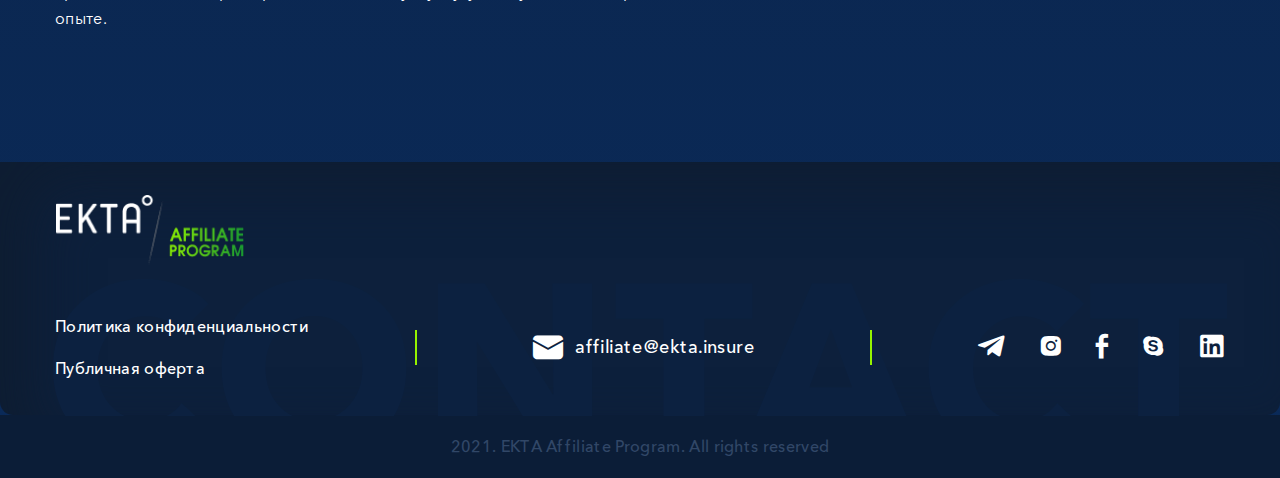
<file: app/post.html>
<!DOCTYPE html>
<html lang="ru">

<head>
   <meta charset="UTF-8">
   <meta name="viewport" content="width=device-width, initial-scale=1.0">
   <title>Главная</title>
   <link rel="stylesheet" href="css/style.min.css">
</head>

<body>

   <!-- WRAPPER start -->
   <div class="wrapper page-post">



      <!-- MAIN start  -->
      <main class="main">

         <!-- HEADER start  -->

         <header class="header">
            <div class="container">
               <div class="header__content">
                  <div class="header__logo logo">
                     <img src="images/logo.png" alt="">
                  </div>

                  <nav class="menu menu--not-mobile">
                     <a href="#info" class="menu__link">О нас</a>
                     <a href="#partners" class="menu__link">Партнеры</a>
                     <a href="#faq" class="menu__link">FAQ</a>
                     <a href="blog.html" class="menu__link">Блог</a>
                  </nav>

                  <div class="header__rightside">
                     <div class="header__profile js-select">
                        <div class="header__profile-head js-select-head">
                           <span class="header__person icon icon-person"></span>
                           <span class="icon icon-triangle-down"></span>
                        </div>
                        <div class="header__profile-body js-select-body">
                           <p class="header__profile-item js-select-item btn-popup btn-popup-login">Вход</p>
                           <a href="registration.html" class="header__profile-item js-select-item">Регистрация</a>
                        </div>
                     </div>
                     <div class="header__lang js-select">
                        <div class="header__lang-head js-select-head">
                           <div class="flag">
                              <img src="images/flag-ru.png" alt="">
                           </div>
                           <span class="icon icon-triangle-down"></span>
                        </div>
                        <div class="header__lang-body js-select-body">
                           <div class="header__lang-item js-select-item">
                              <div class="flag">
                                 <img src="images/flag-ru.png" alt="">
                              </div>
                              ru
                           </div>
                           <div class="header__lang-item js-select-item">
                              <div class="flag">
                                 <img src="images/flag-ua.png" alt="">
                              </div>
                              ua
                           </div>
                           <div class="header__lang-item js-select-item">
                              <div class="flag">
                                 <img src="images/flag-eng.png" alt="">
                              </div>
                              eng
                           </div>
                           <div class="header__lang-item js-select-item">
                              <div class="flag">
                                 <img src="images/flag-spa.png" alt="">
                              </div>
                              spa
                           </div>
                           <div class="header__lang-item js-select-item">
                              <div class="flag">
                                 <img src="images/flag-ger.png" alt="">
                              </div>
                              ger
                           </div>
                           <div class="header__lang-item js-select-item">
                              <div class="flag">
                                 <img src="images/flag-fra.png" alt="">
                              </div>
                              fra
                           </div>
                           <div class="header__lang-item js-select-item">
                              <div class="flag">
                                 <img src="images/flag-ita.png" alt="">
                              </div>
                              ita
                           </div>
                           <div class="header__lang-item js-select-item">
                              <div class="flag">
                                 <img src="images/flag-pol.png" alt="">
                              </div>
                              pol
                           </div>
                           <div class="header__lang-item js-select-item">
                              <div class="flag">
                                 <img src="images/flag-hin.png" alt="">
                              </div>
                              hin
                           </div>
                           <div class="header__lang-item js-select-item">
                              <div class="flag">
                                 <img src="images/flag-chi.png" alt="">
                              </div>
                              chi
                           </div>
                        </div>
                     </div>
                  </div>
                  <span class="burger-icon icon icon-burger"></span>
               </div>
            </div>
         </header>

         <div class="burger">
            <div class="burger__bg"></div>
            <div class="burger__content">
               <span class="burger__close icon icon-close"></span>
               <nav class="menu">
                  <a href="#" class="menu__link">О нас</a>
                  <a href="#partners" class="menu__link">Партнеры</a>
                  <a href="#faq" class="menu__link">FAQ</a>
                  <a href="#" class="menu__link">Блог</a>
               </nav>
               <div class="header__lang js-select">
                  <div class="header__lang-head js-select-head">
                     <div class="flag">
                        <img src="images/flag-ru.png" alt="">
                     </div>
                     <span class="icon icon-triangle-down"></span>
                  </div>
                  <div class="header__lang-body js-select-body">
                     <div class="header__lang-item js-select-item">
                        <div class="flag">
                           <img src="images/flag-ru.png" alt="">
                        </div>
                        ru
                     </div>
                     <div class="header__lang-item js-select-item">
                        <div class="flag">
                           <img src="images/flag-ua.png" alt="">
                        </div>
                        ua
                     </div>
                     <div class="header__lang-item js-select-item">
                        <div class="flag">
                           <img src="images/flag-eng.png" alt="">
                        </div>
                        eng
                     </div>
                     <div class="header__lang-item js-select-item">
                        <div class="flag">
                           <img src="images/flag-spa.png" alt="">
                        </div>
                        spa
                     </div>
                     <div class="header__lang-item js-select-item">
                        <div class="flag">
                           <img src="images/flag-ger.png" alt="">
                        </div>
                        ger
                     </div>
                     <div class="header__lang-item js-select-item">
                        <div class="flag">
                           <img src="images/flag-fra.png" alt="">
                        </div>
                        fra
                     </div>
                     <div class="header__lang-item js-select-item">
                        <div class="flag">
                           <img src="images/flag-ita.png" alt="">
                        </div>
                        ita
                     </div>
                     <div class="header__lang-item js-select-item">
                        <div class="flag">
                           <img src="images/flag-pol.png" alt="">
                        </div>
                        pol
                     </div>
                     <div class="header__lang-item js-select-item">
                        <div class="flag">
                           <img src="images/flag-hin.png" alt="">
                        </div>
                        hin
                     </div>
                     <div class="header__lang-item js-select-item">
                        <div class="flag">
                           <img src="images/flag-chi.png" alt="">
                        </div>
                        chi
                     </div>
                  </div>
               </div>
            </div>

         </div>
         <!-- HEADER end  -->



         <!-- CONTENT start  -->
         <div class="content">

            <div class="post">
               <div class="container">
                  <div class="post__content">
                     <section class="post__section post__section--first">
                        <div class="post__text-block">
                           <h1 class="post__title h2">Для чего нужна <br> туристическая страховка</h1>
                           <div class="post__img post__img--large post__img--mobile">
                              <img src="images/post-img1.png" alt="">
                           </div>
                           <p class="post__text">Какой страховой полис выбрать, если нужно просто получить визу? Какие
                              опции важны, если запланировал(-а) отпуск в горах и любишь фрирайд? Где удобнее и быстрее
                              всего покупать полисы? Когда тебе могут отказать в компенсации? Разбираемся во всех
                              тонкостях вопроса с экспертами из Ekta Affiliate Program.</p>
                           <div class="post__nav">
                              <h4 class="post__nav-title">Содержание</h4>
                              <ul class="post__nav-list">
                                 <li class="post__nav-item">
                                    <a href="#block1" class="post__nav-link">Контролирует ли кто-то наличие страховки и
                                       зачем ее делать</a>
                                 </li>
                                 <li class="post__nav-item">
                                    <a href="#block2" class="post__nav-link">Какие существуют типы страхования и как
                                       формируется цена
                                    </a>
                                 </li>
                                 <li class="post__nav-item">
                                    <a href="#block3" class="post__nav-link">Как воспользоваться страховкой в
                                       путешествии</a>
                                 </li>
                              </ul>
                           </div>
                        </div>
                        <div class="post__img post__img--large post__img--desktop">
                           <img src="images/post-img1.png" alt="">
                        </div>
                     </section>
                     <section id="block1" class="post__section">
                        <div class="post__text-block">
                           <h2 class="post__subtitle">Контролирует ли кто-то наличие страховки и зачем ее делать</h2>
                           <div class="post__line">
                              <div class="post__line-cricle">
                                 <img src="images/circle-green.png" alt="">
                              </div>
                           </div>
                           <div class="post__img post__img--large post__img--mobile">
                              <img src="images/post-img2.png" alt="">
                           </div>
                           <p class="post__text">Зависит от страны, в которую планируете поездку и наличия
                              биометрического паспорта. Например, в европейские страны с которыми у Украины безвизовый
                              режим, можно легко попасть без страховки. Никто обычно не проверяет. Однако, следует ли
                              так делать — это уже другой вопрос. В большинстве государств даже на консультацию к врачу
                              не пустят без взноса в размере от 100 евро. Это уже значительно дороже, чем купить
                              туристическое страхование на время путешествия, поэтому об экономии на собственном
                              здоровье не может идти речи.
                              <br><br>
                              Что касается стран, куда нужно оформлять туристическую визу — для пакета документов
                              страхование обязательное. Без него вас просто не пустят в страну.
                              <br><br>
                              Обычно, о страховке думают те, кто едет с родителями пожилого возраста или с маленькими
                              детьми. Также, любители активного отдыха: туристических походов, экстремальных развлечений
                              и тому подобного. Но на самом деле, существует гораздо больше повседневных ситуаций,
                              которые могут случиться с каждым. И в которых необходима страховка.
                           </p>
                        </div>
                        <div class="post__img post__img--desktop">
                           <img src="images/post-img2.png" alt="">
                        </div>
                     </section>
                     <section id="block2" class="post__section">
                        <div class="post__text-block">
                           <h2 class="post__subtitle">Какие существуют типы страхования и как формируется цена</h2>
                           <div class="post__line">
                              <div class="post__line-cricle">
                                 <img src="images/circle-green.png" alt="">
                              </div>
                           </div>
                           <div class="post__img post__img--large post__img--mobile">
                              <img src="images/post-img3.png" alt="">
                           </div>
                           <p class="post__text">Некоторые покупают страховку подешевле, просто чтобы было, не изучая
                              пакет услуг. Но если вы хотите, чтобы в путешествии от нее действительно была польза —
                              подберите нужный вариант, изучив все типы.
                              <br><br>
                              Цена туристического страхования зависит от:
                              Продолжительности поездки. Страховка на десятидневный отпуск стоит дешевле, чем на целый
                              год.
                              Возраст путешественника. Пенсионерам придется отнестись к страховке более ответственно, да
                              и условия будут другие.
                              Количество стран, на которые распространяется действие страховки. Так, страховка на
                              путешествие только в пределах ЕС стоит дешевле, чем та, что покрывает еще и территорию
                              Азии. А страхование для путешествий в Канаду или США обойдется еще дороже.
                              Пакет услуг, которые входят в страховку. Размер суммы, на которую вы застрахованы.
                              Некоторые покрывают только посещение врача, некоторые расходы на звонки, потерю багажа и
                              тому подобное. Все это можно изучить, выбирая страховку, ведь эти пункты будут четко
                              прописаны.
                              Ну и конечно же, от компании, в которой оформляется документ.
                              <br><br>
                              Лучший вариант: выбирать не по цене, а сначала определиться с оптимальным типом
                              страхования. И уже зная, что вам нужно — искать выгодную цену в различных страховых
                              компаниях.
                           </p>
                        </div>
                        <div class="post__img post__img--desktop">
                           <img src="images/post-img3.png" alt="">
                        </div>
                     </section>
                     <section id="block3" class="post__section">
                        <div class="post__text-block">
                           <h2 class="post__subtitle">Как воспользоваться страховкой в путешествии</h2>
                           <div class="post__line">
                              <div class="post__line-cricle">
                                 <img src="images/circle-green.png" alt="">
                              </div>
                           </div>
                           <div class="post__img post__img--large post__img--mobile">
                              <img src="images/post-img4.png" alt="">
                           </div>
                           <p class="post__text">Опять же, покупая страховку просто для наличия, путешественник может не
                              знать, как ею воспользоваться, если возникнет такая необходимость. Но чтобы не растеряться
                              в критической ситуации, лучше заранее продумать и запомнить краткий порядок действий.
                              <br><br>

                              Прежде всего, нужно позвонить в страховую компанию. Номер, по которому следует звонить —
                              указан в вашем страховом полисе. По этому номеру вам сообщат адрес больницы, в которую
                              нужно ехать. А больницу, в свою очередь, предупреждают о том, что оплату всех услуг берет
                              на себя страховая компания. При необходимости компания сразу вызывает вам скорую.
                              <br><br>

                              Что говорить при звонке? Надо назвать такие данные, как номер вашего полиса, точное
                              местонахождение, а также четко описать проблему. То есть – это перелом, отравление или
                              иная ситуация, чтобы оператор мог понять, как быстро вам помочь.
                              <br><br>

                              Когда прибудете в больницу (или когда приедет скорая), убедитесь, что больница получила
                              письмо от вашей страховой компании. Не вызывайте сразу скорую без предупреждения компании,
                              иначе потом она может отказаться компенсировать расходы за несогласованные медицинские
                              услуги.
                              <br><br>

                              Страхование нужно всем путешественникам, ведь у любого может возникнуть срочная
                              потребность воспользоваться помощью врача. Качество предоставления таких услуг, шанс
                              быстро решить проблемы со здоровьем и спасти отдых, напрямую зависят от выбранного
                              страхования. Поэтому стоит сразу потратить время на то, чтобы приобрести качественную
                              услугу, чем учиться на горьком опыте.
                           </p>
                        </div>
                        <div class="post__img post__img--desktop">
                           <img src="images/post-img4.png" alt="">
                        </div>
                     </section>
                  </div>
               </div>
            </div>





         </div>
         <!-- CONTENT end -->

         <!-- POPUP  -->
         <div class="popup">
            <div class="popup__body">
               <div class="popup__content">
               </div>
            </div>
         </div>
         <!-- POPUP END  -->

         <!-- POPUP login  -->
         <div class="popup popup-login">
            <div class="popup__body">
               <div class="popup__content js-form">
                  <span class="popup-close icon icon-close"></span>
                  <p class="popup__title h2">Вход</p>
                  <div class="popup-login__input-container">
                     <div class="input__block">
                        <div class="input__box">
                           <input type="text" class="input" placeholder="E-mail">
                        </div>
                        <p class="input__error input__error-none">Необходимо ввести E-mail</p>
                        <p class="input__error input__error-wrong">Пользователь с таким e-mail не найден</p>
                     </div>
                     <div class="input__block">
                        <div class="input__box">
                           <input type="text" class="input" placeholder="Пароль">
                        </div>
                        <p class="input__error input__error-none">Необходимо ввести пароль</p>
                        <p class="input__error input__error-wrong">Неверный пароль</p>
                     </div>
                  </div>
                  <button type="button" class="popup-login__forgot-pass btn-popup btn-popup-forgot-pass">Забыли
                     пароль?</button>
                  <button class="popup-login__btn btn-primary btn-primary--center js-form-btn">
                     <span class="btn-primary__text">Войти</span>
                     <span class="btn-primary__bg">
                        <img src="images/btn-patterns.png" alt="">
                     </span>
                  </button>
                  <p class="popup-login__help">
                     Нет аккаунта?
                     <a href="registration.html" class="popup-login__link">Зарегестрироваться</a>
                  </p>
               </div>
            </div>
         </div>
         <!-- POPUP login END  -->

         <!-- POPUP forgot-pass  -->
         <div class="popup popup-forgot-pass">
            <div class="popup__body">
               <div class="popup__content js-form">
                  <span class="popup-close icon icon-close"></span>
                  <p class="popup__title h2">Восстановление пароля</p>
                  <div class="popup-forgot-pass__input-container">
                     <div class="input__block">
                        <div class="input__box">
                           <input type="text" class="input" placeholder="E-mail">
                        </div>
                     </div>
                  </div>
                  <button class="popup-forgot-pass__btn btn-primary btn-primary--center js-form-btn">
                     <span class="btn-primary__text">Изменить пароль</span>
                     <span class="btn-primary__bg">
                        <img src="images/btn-patterns.png" alt="">
                     </span>
                  </button>
               </div>
            </div>
         </div>
         <!-- POPUP forgot-pass END  -->

      </main>
      <!-- MAIN end -->

      <!-- FOOTER start  -->
      <footer class="footer">
         <div class="footer__content">
            <div class="footer__main">
               <div class="container">
                  <div class="footer__logo logo"><img src="images/logo.png" alt=""></div>
                  <div class="footer__contact">
                     <ul class="footer__text">
                        <li class="footer__text-item"><a href="#" class="footer__text-link">Политика
                              конфиденциальности</a></li>
                        <li class="footer__text-item"><a href="#" class="footer__text-link">Публичная оферта</a></li>
                     </ul>
                     <div class="footer__email">
                        <a href="mailto:affiliate@ekta.insure" class="footer__email-link">
                           <span class="icon icon-mail"></span>
                           <span class="footer__email-text">affiliate@ekta.insure</span>
                        </a>
                     </div>
                     <ul class="footer__social">
                        <li class="footer__social-item"><a href="#" class="footer__social-link"><span
                                 class="icon icon-telegram"></span></a></li>
                        <li class="footer__social-item"><a href="#" class="footer__social-link"><span
                                 class="icon icon-inst"></span></a></li>
                        <li class="footer__social-item"><a href="#" class="footer__social-link"><span
                                 class="icon icon-facebook"></span></a></li>
                        <li class="footer__social-item"><a href="#" class="footer__social-link"><span
                                 class="icon icon-skype"></span></a></li>
                        <li class="footer__social-item"><a href="#" class="footer__social-link"><span
                                 class="icon icon-linkedin"></span></a></li>
                     </ul>
                  </div>
               </div>
               <div class="footer__absolute-mobile"><img src="images/contact-mobile.png" alt=""></div>
            </div>
            <div class="footer__second">
               <div class="container">
                  <p class="footer__second-text">2021. EKTA Affiliate Program. All rights reserved</p>
               </div>
            </div>
         </div>
         <div class="footer__absolute"><img src="images/contact.png" alt=""></div>
      </footer>
      <!-- FOOTER end -->

   </div>
   <!-- WRAPPER end -->



   <!-- SCRIPTS start  -->
   <script src="js/jquery.js"></script>
   <script src="js/main.js"></script>



</body>

</html>
</file>
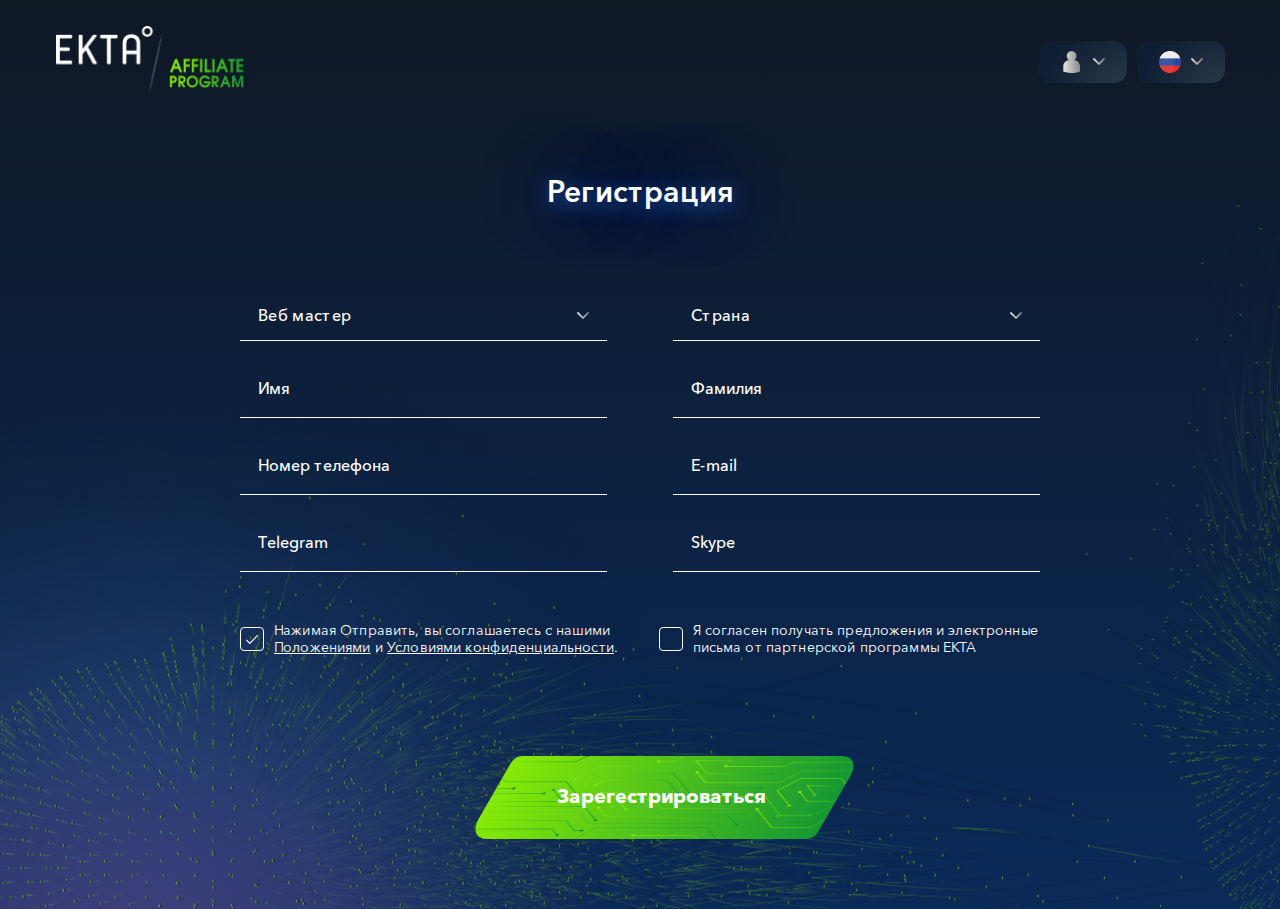
<file: app/registration.html>
<!DOCTYPE html>
<html lang="ru">

<head>
	<meta charset="UTF-8">
	<meta name="viewport" content="width=device-width, initial-scale=1.0">
	<title>Регистрация</title>
	<link rel="stylesheet" href="css/style.min.css">
</head>

<body>

	<!-- WRAPPER start -->
	<div class="wrapper">



		<!-- MAIN start  -->
		<main class="main">
			<!-- banner start -->
			<div class="registration">

				<!-- HEADER start  -->

				<header class="header">
					<div class="container">
						<div class="header__content">
							<a href="index.html" class="header__logo logo">
								<img src="images/logo.png" alt="">
							</a>


							<div class="header__rightside">
								<div class="header__profile js-select">
									<div class="header__profile-head js-select-head">
										<span class="header__person icon icon-person"></span>
										<span class="icon icon-triangle-down"></span>
									</div>
									<div class="header__profile-body js-select-body">
										<p class="header__profile-item js-select-item btn-popup btn-popup-login">Вход</p>
										<a href="#" class="header__profile-item js-select-item">Регистрация</a>
									</div>
								</div>
								<div class="header__lang js-select">
									<div class="header__lang-head js-select-head">
										<div class="flag">
											<img src="images/flag-ru.png" alt="">
										</div>
										<span class="icon icon-triangle-down"></span>
									</div>
									<div class="header__lang-body js-select-body">
										<div class="header__lang-item js-select-item">
											<div class="flag">
												<img src="images/flag-ru.png" alt="">
											</div>
											ru
										</div>
										<div class="header__lang-item js-select-item">
											<div class="flag">
												<img src="images/flag-ua.png" alt="">
											</div>
											ua
										</div>
										<div class="header__lang-item js-select-item">
											<div class="flag">
												<img src="images/flag-eng.png" alt="">
											</div>
											eng
										</div>
										<div class="header__lang-item js-select-item">
											<div class="flag">
												<img src="images/flag-spa.png" alt="">
											</div>
											spa
										</div>
										<div class="header__lang-item js-select-item">
											<div class="flag">
												<img src="images/flag-ger.png" alt="">
											</div>
											ger
										</div>
										<div class="header__lang-item js-select-item">
											<div class="flag">
												<img src="images/flag-fra.png" alt="">
											</div>
											fra
										</div>
										<div class="header__lang-item js-select-item">
											<div class="flag">
												<img src="images/flag-ita.png" alt="">
											</div>
											ita
										</div>
										<div class="header__lang-item js-select-item">
											<div class="flag">
												<img src="images/flag-pol.png" alt="">
											</div>
											pol
										</div>
										<div class="header__lang-item js-select-item">
											<div class="flag">
												<img src="images/flag-hin.png" alt="">
											</div>
											hin
										</div>
										<div class="header__lang-item js-select-item">
											<div class="flag">
												<img src="images/flag-chi.png" alt="">
											</div>
											chi
										</div>
									</div>
								</div>
							</div>
							<span class="burger-icon icon icon-burger"></span>
						</div>
					</div>
				</header>

				<div class="burger">
					<div class="burger__bg"></div>
					<div class="burger__content">
						<span class="burger__close icon icon-close"></span>
						<nav class="menu">
							<a href="index.html" class="menu__link">Главная</a>
						</nav>
						<div class="header__lang js-select">
							<div class="header__lang-head js-select-head">
								<div class="flag">
									<img src="images/flag-ru.png" alt="">
								</div>
								<span class="icon icon-triangle-down"></span>
							</div>
							<div class="header__lang-body js-select-body">
								<div class="header__lang-item js-select-item">
									<div class="flag">
										<img src="images/flag-ru.png" alt="">
									</div>
									ru
								</div>
								<div class="header__lang-item js-select-item">
									<div class="flag">
										<img src="images/flag-ua.png" alt="">
									</div>
									ua
								</div>
								<div class="header__lang-item js-select-item">
									<div class="flag">
										<img src="images/flag-eng.png" alt="">
									</div>
									eng
								</div>
								<div class="header__lang-item js-select-item">
									<div class="flag">
										<img src="images/flag-spa.png" alt="">
									</div>
									spa
								</div>
								<div class="header__lang-item js-select-item">
									<div class="flag">
										<img src="images/flag-ger.png" alt="">
									</div>
									ger
								</div>
								<div class="header__lang-item js-select-item">
									<div class="flag">
										<img src="images/flag-fra.png" alt="">
									</div>
									fra
								</div>
								<div class="header__lang-item js-select-item">
									<div class="flag">
										<img src="images/flag-ita.png" alt="">
									</div>
									ita
								</div>
								<div class="header__lang-item js-select-item">
									<div class="flag">
										<img src="images/flag-pol.png" alt="">
									</div>
									pol
								</div>
								<div class="header__lang-item js-select-item">
									<div class="flag">
										<img src="images/flag-hin.png" alt="">
									</div>
									hin
								</div>
								<div class="header__lang-item js-select-item">
									<div class="flag">
										<img src="images/flag-chi.png" alt="">
									</div>
									chi
								</div>
							</div>
						</div>
					</div>

				</div>
				<!-- HEADER end  -->

				<div class="registration__content">
					<div class="container">
						<div class="registration__title">
							Регистрация
						</div>
						<div class="registration__form">


							<div class="header__lang js-select js-select--swich">
								<div class="header__lang-head js-select-head">
									<p class="title">
										Веб мастер
									</p>
									<span class="icon icon-triangle-down"></span>
								</div>
								<div class="header__lang-body js-select-body">
									<div class="header__lang-item js-select-item">
										Веб-мастер
									</div>
									<div class="header__lang-item js-select-item">
										Блогер
									</div>
									<div class="header__lang-item js-select-item">
										Клиент
									</div>
								</div>
							</div>
							<div class="header__lang js-select js-select--swich">
								<div class="header__lang-head js-select-head">
									<p class="title">
										Страна
									</p>
									<span class="icon icon-triangle-down"></span>
								</div>
								<div class="header__lang-body js-select-body">
									<div class="header__lang-item js-select-item">
										Автралия
									</div>
									<div class="header__lang-item js-select-item">
										Австрия
									</div>
									<div class="header__lang-item js-select-item">
										Азербайджан
									</div>
									<div class="header__lang-item js-select-item">
										Украина
									</div>
									<div class="header__lang-item js-select-item">
										Автралия
									</div>
									<div class="header__lang-item js-select-item">
										Австрия
									</div>
									<div class="header__lang-item js-select-item">
										Азербайджан
									</div>
									<div class="header__lang-item js-select-item">
										Украина
									</div>
									<div class="header__lang-item js-select-item">
										Автралия
									</div>
									<div class="header__lang-item js-select-item">
										Австрия
									</div>
									<div class="header__lang-item js-select-item">
										Азербайджан
									</div>
									<div class="header__lang-item js-select-item">
										Украина
									</div>
									<div class="header__lang-item js-select-item">
										Автралия
									</div>
									<div class="header__lang-item js-select-item">
										Австрия
									</div>
									<div class="header__lang-item js-select-item">
										Азербайджан
									</div>
									<div class="header__lang-item js-select-item">
										Украина
									</div>
									<div class="header__lang-item js-select-item">
										Автралия
									</div>
									<div class="header__lang-item js-select-item">
										Австрия
									</div>
									<div class="header__lang-item js-select-item">
										Азербайджан
									</div>
									<div class="header__lang-item js-select-item">
										Украина
									</div>
								</div>
							</div>



							<div class="input__block">
								<div class="input__box">
									<input type="text" class="input" placeholder="Имя">
								</div>
								<p class="input__error input__error-none">Обязательно для заполнения</p>
							</div>
							<div class="input__block">
								<div class="input__box">
									<input type="text" class="input" placeholder="Фамилия">
								</div>
								<p class=" input__error input__error-none">Обязательно для заполнения</p>
							</div>
							<div class="input__block">
								<div class="input__box">
									<input type="text" class="input" placeholder="Номер телефона">
								</div>
								<p class=" input__error input__error-none">Обязательно для заполнения</p>
							</div>
							<div class="input__block">
								<div class="input__box">
									<input type="text" class="input" placeholder="E-mail">
								</div>
								<p class="input__error input__error-none">Обязательно для заполнения</p>
							</div>
							<div class="input__block">
								<div class="input__box">
									<input type="text" class="input" placeholder="Telegram">
								</div>
								<p class="input__error input__error-none">Обязательно для заполнения</p>
							</div>
							<div class="input__block">
								<div class="input__box">
									<input type="text" class="input" placeholder="Skype">
								</div>
								<p class="input__error input__error-none">Обязательно для заполнения</p>
							</div>
						</div>
						<div class="registration__check-items">
							<div class="registration__checkbox-block">
								<label class="checkbox">
									<input type="checkbox" class="checkbox-none" checked>
									<div class="checkbox-style"></div>
								</label>
								<p class="registration__checkbox-text">
									Нажимая Отправить, вы соглашаетесь с нашими
									<a href="#" class="registration__checkbox-link">Положениями</a> и <a href="#"
										class="registration__checkbox-link">Условиями конфиденциальности</a>.
								</p>
							</div>
							<div class="registration__checkbox-block">
								<label class="checkbox">
									<input type="checkbox" class="checkbox-none">
									<div class="checkbox-style"></div>
								</label>
								<p class="registration__checkbox-text">
									Я согласен получать предложения и электронные
									письма от партнерской программы EKTA
								</p>
							</div>
						</div>

						<button type="button" class="registration__button btn-primary">
							<span class="btn-primary__text">Зарегестрироваться</span>
							<span class="btn-primary__bg">
								<img src="images/btn-patterns.png" alt="">
							</span>
						</button>
					</div>
				</div>
				<div class="registration__bg">
					<img src="images/reg.png" alt="">
				</div>
				<div class="registration__bg--mobile">
					<img src="images/reg--mobile.png" alt="">
				</div>


			</div>
			<!-- POPUP login  -->
			<div class="popup popup-login">
				<div class="popup__body">
					<div class="popup__content js-form">
						<span class="popup-close icon icon-close"></span>
						<p class="popup__title h2">Вход</p>
						<div class="popup-login__input-container">
							<div class="input__block">
								<div class="input__box">
									<input type="text" class="input" placeholder="E-mail">
								</div>
								<p class="input__error input__error-none">Необходимо ввести E-mail</p>
								<p class="input__error input__error-wrong">Пользователь с таким e-mail не найден</p>
							</div>
							<div class="input__block">
								<div class="input__box">
									<input type="text" class="input" placeholder="Пароль">
								</div>
								<p class="input__error input__error-none">Необходимо ввести пароль</p>
								<p class="input__error input__error-wrong">Неверный пароль</p>
							</div>
						</div>
						<button type="button" class="popup-login__forgot-pass btn-popup btn-popup-forgot-pass">Забыли
							пароль?</button>
						<button class="popup-login__btn btn-primary btn-primary--center js-form-btn">
							<span class="btn-primary__text">Войти</span>
							<span class="btn-primary__bg">
								<img src="images/btn-patterns.png" alt="">
							</span>
						</button>
						<p class="popup-login__help">
							Нет аккаунта?
							<a href="registration.html" class="popup-login__link">Зарегестрироваться</a>
						</p>
					</div>
				</div>
			</div>
			<!-- POPUP login END  -->

			<!-- POPUP forgot-pass  -->
			<div class="popup popup-forgot-pass">
				<div class="popup__body">
					<div class="popup__content js-form">
						<span class="popup-close icon icon-close"></span>
						<p class="popup__title h2">Восстановление пароля</p>
						<div class="popup-forgot-pass__input-container">
							<div class="input__block">
								<div class="input__box">
									<input type="text" class="input" placeholder="E-mail">
								</div>
							</div>
						</div>
						<button class="popup-forgot-pass__btn btn-primary btn-primary--center js-form-btn">
							<span class="btn-primary__text">Изменить пароль</span>
							<span class="btn-primary__bg">
								<img src="images/btn-patterns.png" alt="">
							</span>
						</button>
					</div>
				</div>
			</div>
			<!-- POPUP forgot-pass END  -->

		</main>
		<!-- MAIN end -->

	</div>
	<!-- WRAPPER end -->



	<!-- SCRIPTS start  -->
	<script src="js/jquery.js"></script>
	<script src="js/main.js"></script>



</body>

</html>
</file>
<file: css/style.css>
html {
   -webkit-box-sizing: border-box;
   box-sizing: border-box;
}
*,
*::after,
*::before {
   -webkit-box-sizing: inherit;
   box-sizing: inherit;
}
ul[class],
ol[class] {
   padding: 0;
}
body,
h1,
h2,
h3,
h4,
h5,
h6,
p,
ul,
ol,
li,
figure,
figcaption,
blockquote,
dl,
dd {
   margin: 0;
}
ul[class] {
   list-style: none;
}
img {
   max-width: 100%;
   display: block;
}
input,
button,
textarea,
select {
   font: inherit;
   outline: none;
}
a {
   text-decoration: none;
   color: inherit;
}
a :focus {
   outline: none;
   text-decoration: none;
   color: inherit;
}
button,
input {
   border: unset;
}
input,
textarea {
   background: transparent;
}
button {
   background: transparent;
   padding: unset;
   cursor: pointer;
}
@font-face {
   font-family: "Avenir Next Cyr";
   src: url("../fonts/AvenirNextCyr-Demi.woff2") format("woff2"), url("../fonts/AvenirNextCyr-Demi.woff") format("woff");
   font-weight: 600;
   font-style: normal;
   font-display: swap;
}
@font-face {
   font-family: "Avenir Next Cyr";
   src: url("../fonts/AvenirNextCyr-Bold.woff2") format("woff2"), url("../fonts/AvenirNextCyr-Bold.woff") format("woff");
   font-weight: bold;
   font-style: normal;
   font-display: swap;
}
@font-face {
   font-family: "FuturaDemiC";
   src: url("../fonts/FuturaDemiC.woff2") format("woff2"), url("../fonts/FuturaDemiC.woff") format("woff");
   font-weight: normal;
   font-style: normal;
   font-display: swap;
}
@font-face {
   font-family: "Avenir Next Cyr";
   src: url("../fonts/AvenirNextCyr-Medium.woff2") format("woff2"),
      url("../fonts/AvenirNextCyr-Medium.woff") format("woff");
   font-weight: 500;
   font-style: normal;
   font-display: swap;
}
@font-face {
   font-family: "Avenir Next Cyr";
   src: url("../fonts/AvenirNextCyr-Regular.woff2") format("woff2"),
      url("../fonts/AvenirNextCyr-Regular.woff") format("woff");
   font-weight: normal;
   font-style: normal;
   font-display: swap;
}
@font-face {
   font-family: "icon";
   src: url("../fonts/icon/fonts/icon.ttf?yb6nl3") format("truetype"),
      url("../fonts/icon/fonts/icon.woff?yb6nl3") format("woff"),
      url("../fonts/icon/fonts/icon.svg?yb6nl3#icon") format("svg");
   font-weight: normal;
   font-style: normal;
   font-display: block;
}
.icon {
   font-family: "icon" !important;
   speak: never;
   font-style: normal;
   font-weight: normal;
   font-variant: normal;
   text-transform: none;
   line-height: 1;
   -webkit-font-smoothing: antialiased;
   -moz-osx-font-smoothing: grayscale;
}
.icon-burger:before {
   content: "";
}
.icon-circle-minus:before {
   content: "";
}
.icon-circle-plus:before {
   content: "";
}
.icon-close:before {
   content: "";
}
.icon-facebook:before {
   content: "";
}
.icon-inst:before {
   content: "";
}
.icon-linkedin:before {
   content: "";
}
.icon-mail:before {
   content: "";
}
.icon-person:before {
   content: "";
}
.icon-skype:before {
   content: "";
}
.icon-telegram:before {
   content: "";
}
.icon-triangle-down:before {
   content: "";
}
.banner__bg-looper--mobile img,
.faq__bg img,
.registration__bg img,
.registration__bg--mobile img {
   width: 100%;
   height: 100%;
   -o-object-fit: cover;
   object-fit: cover;
}
.logo img,
.flag img,
.banner__bg-looper img {
   width: 100%;
   height: 100%;
   -o-object-fit: contain;
   object-fit: contain;
}
.h1 {
   font-family: "FuturaDemiC";
   font-weight: 400;
   font-size: 45px;
   line-height: 55px;
}
@media (max-width: 575.98px) {
   .h1 {
      font-size: 35px;
      line-height: 45px;
   }
}
.h2 {
   font-family: "FuturaDemiC";
   font-weight: 400;
   font-size: 40px;
   line-height: 50px;
   text-shadow: 0px 4px 20px rgba(49, 119, 255, 0.7), 0px 0px 70px rgba(49, 119, 255, 0.5);
}
@media (max-width: 575.98px) {
   .h2 {
      font-size: 30px;
      line-height: 40px;
   }
}
.h3 {
   font-weight: 700;
   font-size: 18px;
   line-height: 22px;
}
@media (max-width: 575.98px) {
   .h3 {
      font-size: 16px;
      line-height: 20px;
   }
}
.h4 {
   font-weight: 700;
   font-size: 18px;
   line-height: 22px;
}
@media (max-width: 575.98px) {
   .h4 {
      font-size: 14px;
      line-height: 20px;
   }
}
.h5 {
   font-weight: 400;
   font-size: 14px;
   line-height: 17px;
}
@media (max-width: 575.98px) {
   .h5 {
      font-size: 12px;
      line-height: 15px;
   }
}
html,
body {
   min-height: 100vh;
   font-family: "Avenir Next Cyr";
   font-style: normal;
   font-weight: 500;
   font-size: 16px;
   line-height: 27px;
   color: #fff;
   overflow-x: hidden;
   background: -webkit-gradient(linear, left top, left bottom, from(#0f1825), to(#0a2a59));
   background: -o-linear-gradient(top, #0f1825 0%, #0a2a59 100%);
   background: linear-gradient(180deg, #0f1825 0%, #0a2a59 100%);
}
@media (max-width: 575.98px) {
   html,
   body {
      font-size: 12px;
      line-height: 15px;
   }
}
textarea {
   resize: none;
}
.wrapper {
   display: -webkit-box;
   display: -ms-flexbox;
   display: flex;
   -webkit-box-orient: vertical;
   -webkit-box-direction: normal;
   -ms-flex-direction: column;
   flex-direction: column;
   min-height: 100%;
}
.main {
   -webkit-box-flex: 1;
   -ms-flex: 1 0 auto;
   flex: 1 0 auto;
   position: relative;
}
.footer {
   -webkit-box-flex: 0;
   -ms-flex: 0 0 auto;
   flex: 0 0 auto;
}
.container {
   max-width: 1220px;
   margin: 0 auto;
   padding: 0px 25px;
   height: 100%;
}
input,
textarea {
   -webkit-appearance: none;
   -moz-appearance: none;
   appearance: none;
   outline: none;
}
.checkbox {
   position: relative;
   display: block;
}
.checkbox-none,
.radio-none {
   position: absolute;
   width: 1px;
   height: 1px;
   overflow: hidden;
   clip: rect(0 0 0 0);
}
.checkbox-style {
   display: block;
   cursor: pointer;
   width: 24px;
   height: 24px;
   border: 1px solid #ffffff;
   border-radius: 4px;
   margin-right: 10px;
}
.checkbox-none:checked + .checkbox-style {
   background: url("../images/check.svg") center no-repeat;
}
.radio-style {
   position: relative;
   display: block;
   cursor: pointer;
}
.radio-none:checked + .radio-style::before {
   content: " ";
}
.input {
   font-weight: 500;
   font-size: 16px;
   line-height: 27px;
   padding: 11px 18px;
   color: #fff;
   -webkit-box-flex: 1;
   -ms-flex: 1 1 auto;
   flex: 1 1 auto;
}
.input::-webkit-input-placeholder {
   color: #fff;
}
.input::-moz-placeholder {
   color: #fff;
}
.input:-ms-input-placeholder {
   color: #fff;
}
.input::-ms-input-placeholder {
   color: #fff;
}
.input::placeholder {
   color: #fff;
}
.input__block {
   width: 100%;
}
.input__block:not(:last-child) {
   margin-bottom: 20px;
}
.input__block.error .input {
   color: #ff6666;
}
.input__block.error .input::-webkit-input-placeholder {
   color: #ff6666;
}
.input__block.error .input::-moz-placeholder {
   color: #ff6666;
}
.input__block.error .input:-ms-input-placeholder {
   color: #ff6666;
}
.input__block.error .input::-ms-input-placeholder {
   color: #ff6666;
}
.input__block.error .input::placeholder {
   color: #ff6666;
}
.input__block.error .input__box {
   border-color: #ff6666;
}
.input__block.error-none .input__error-none {
   display: block;
}
.input__block.error-wrong .input__error-wrong {
   display: block;
}
.input__box {
   width: 100%;
   border-bottom: 1px solid #fff;
   display: -webkit-box;
   display: -ms-flexbox;
   display: flex;
}
.input__error {
   display: none;
   font-weight: 450;
   padding-left: 18px;
   margin-top: 10px;
   font-size: 14px;
   line-height: initial;
   color: #ff6666;
}
.anchor {
   padding-top: 20vh;
   -webkit-background-clip: content-box;
   background-clip: content-box;
   margin-top: -20vh;
   display: inline-block;
   position: relative;
   height: 1px;
   width: 1px;
}
.btn-primary {
   border-radius: 7px 20px 7px 20px;
   color: #fff;
   -webkit-transform-origin: 0 100%;
   -ms-transform-origin: 0 100%;
   transform-origin: 0 100%;
   -webkit-transform: skewX(-30deg);
   -ms-transform: skewX(-30deg);
   transform: skewX(-30deg);
   padding: 16px 37px;
   display: inline-block;
   background: -o-linear-gradient(2.91deg, #95f400 -11.72%, #159833 98.7%);
   background: linear-gradient(87.09deg, #95f400 -11.72%, #159833 98.7%);
   overflow: hidden;
   -webkit-transition: 0.3s;
   -o-transition: 0.3s;
   transition: 0.3s;
   position: relative;
}
.btn-primary:hover {
   background: #fff;
   color: #95f400;
   -webkit-box-shadow: 0 0 34px #95f400;
   box-shadow: 0 0 34px #95f400;
}
.btn-primary:hover .btn-primary__bg {
   display: none;
}
.btn-primary__text {
   display: inline-block;
   -webkit-transform-origin: 0 0;
   -ms-transform-origin: 0 0;
   transform-origin: 0 0;
   -webkit-transform: skewX(30deg) translateX(-5%);
   -ms-transform: skewX(30deg) translateX(-5%);
   transform: skewX(30deg) translateX(-5%);
   font-weight: 700;
   font-size: 20px;
   line-height: 25px;
   position: relative;
   z-index: 10;
}
@media (max-width: 575.98px) {
   .btn-primary__text {
      font-size: 18px;
      line-height: 22px;
   }
}
.btn-primary__bg {
   pointer-events: none;
   position: absolute;
   width: 100%;
   height: 100%;
   top: 0;
   left: 0;
   right: 0;
   bottom: 0;
}
.btn-primary__bg img {
   width: 100%;
   height: 100%;
   -o-object-fit: none;
   object-fit: none;
}
.btn-primary--center {
   -webkit-transform: skewX(-30deg) translateX(-8%);
   -ms-transform: skewX(-30deg) translateX(-8%);
   transform: skewX(-30deg) translateX(-8%);
   width: -webkit-max-content;
   width: -moz-max-content;
   width: max-content;
   margin: 0 auto;
   display: block;
}
.popup {
   display: none;
   position: fixed;
   top: 0;
   left: 0;
   z-index: 99999;
   width: 100%;
   height: 100vh;
}
.popup__body {
   background: rgba(0, 0, 0, 0.6);
   width: 100%;
   height: 100%;
   display: -webkit-box;
   display: -ms-flexbox;
   display: flex;
   -webkit-box-align: center;
   -ms-flex-align: center;
   align-items: center;
   -webkit-box-pack: center;
   -ms-flex-pack: center;
   justify-content: center;
}
.popup__content {
   margin: 25px;
   width: 100%;
   max-width: 420px;
   background: -webkit-gradient(linear, left top, left bottom, from(#0f1825), to(#102b54));
   background: -o-linear-gradient(top, #0f1825 0%, #102b54 100%);
   background: linear-gradient(180deg, #0f1825 0%, #102b54 100%);
   border: 3px solid #95f400;
   border-radius: 13px;
   padding: 60px 55px 40px;
   -webkit-box-shadow: 0 0 44px rgba(149, 244, 0, 0.4);
   box-shadow: 0 0 44px rgba(149, 244, 0, 0.4);
   position: relative;
}
@media (max-width: 575.98px) {
   .popup__content {
      padding-top: 65px;
      padding-left: 20px;
      padding-right: 20px;
   }
}
.popup__title {
   font-weight: 600;
   font-size: 30px;
   line-height: 50px;
   text-align: center;
   margin-bottom: 30px;
   text-shadow: 0px 4px 20px rgba(49, 119, 255, 0.7), 0px 0px 70px rgba(49, 119, 255, 0.5);
}
.popup .popup-close {
   font-size: 21px;
   position: absolute;
   top: 30px;
   right: 30px;
}
.popup-login__title {
   cursor: pointer;
   font-size: 30px;
   line-height: 50px;
}
.popup-login__input-container {
   margin-bottom: 10px;
}
.popup-login__forgot-pass {
   color: #fff;
   display: block;
   font-weight: 600;
   -webkit-text-decoration-line: underline;
   text-decoration-line: underline;
   width: -webkit-max-content;
   width: -moz-max-content;
   width: max-content;
   margin-left: auto;
   margin-bottom: 50px;
   font-weight: 600;
   font-size: 14px;
   line-height: 17px;
}
.popup-login__btn {
   display: block;
   padding: 11px 53px;
}
.popup-login__help {
   margin-top: 10px;
   text-align: center;
   font-size: 16px;
}
@media (max-width: 575.98px) {
   .popup-login__help {
      margin-top: 20px;
   }
}
.popup-login__link {
   -webkit-text-decoration-line: underline;
   text-decoration-line: underline;
   color: #95f400;
}
.popup-forgot-pass .popup__content {
   padding-left: 40px;
   padding-right: 40px;
}
.popup-forgot-pass__title {
   cursor: pointer;
   font-size: 30px;
   line-height: 50px;
}
.popup-forgot-pass__input-container {
   margin-bottom: 60px;
}
.popup-forgot-pass__btn {
   padding: 11px 40px;
}
.header {
   position: relative;
   z-index: 100;
}
.header__content {
   padding: 26px 0;
   display: -webkit-box;
   display: -ms-flexbox;
   display: flex;
   -webkit-box-pack: justify;
   -ms-flex-pack: justify;
   justify-content: space-between;
   -webkit-box-align: center;
   -ms-flex-align: center;
   align-items: center;
}
@media (max-width: 575.98px) {
   .header__content {
      padding-top: 52px;
      padding-bottom: 20px;
   }
}
.header__logo {
   -webkit-box-flex: 0;
   -ms-flex: none;
   flex: none;
}
@media (max-width: 991.98px) {
   .header__logo {
      -webkit-box-flex: 0;
      -ms-flex: 0 1 auto;
      flex: 0 1 auto;
   }
}
.header__lang-head {
   background: -webkit-gradient(linear, left bottom, left top, from(#0e1d33), to(#0e1d33)), #0e1d33;
   background: -o-linear-gradient(bottom, #0e1d33, #0e1d33), #0e1d33;
   background: linear-gradient(0deg, #0e1d33, #0e1d33), #0e1d33;
   -webkit-box-shadow: inset 36px 24px 60px #0e1d32, inset -36px -24px 60px rgba(255, 255, 255, 0.25);
   box-shadow: inset 36px 24px 60px #0e1d32, inset -36px -24px 60px rgba(255, 255, 255, 0.25);
   border-radius: 13px;
   display: -webkit-box;
   display: -ms-flexbox;
   display: flex;
   -webkit-box-align: center;
   -ms-flex-align: center;
   align-items: center;
   -webkit-box-pack: center;
   -ms-flex-pack: center;
   justify-content: center;
   padding: 10px;
   height: 42px;
   min-width: 88px;
}
.header__lang-head .icon-triangle-down {
   margin-left: 10px;
   font-size: 8px;
}
.header__lang-body {
   position: absolute;
   top: calc(100% + 10px);
   -webkit-transform: translateX(-50%);
   -ms-transform: translateX(-50%);
   transform: translateX(-50%);
   left: 50%;
   padding: 13px 0;
   background: -webkit-gradient(linear, left bottom, left top, from(#0e1d33), to(#0e1d33)), #0e1d33;
   background: -o-linear-gradient(bottom, #0e1d33, #0e1d33), #0e1d33;
   background: linear-gradient(0deg, #0e1d33, #0e1d33), #0e1d33;
   -webkit-box-shadow: inset 36px 24px 60px #0e1d32, inset -36px -24px 60px rgba(255, 255, 255, 0.25);
   box-shadow: inset 36px 24px 60px #0e1d32, inset -36px -24px 60px rgba(255, 255, 255, 0.25);
   border-radius: 13px;
}
.header__lang-item {
   padding: 7px 7px 7px 22px;
   display: -webkit-box;
   display: -ms-flexbox;
   display: flex;
   -webkit-box-align: center;
   -ms-flex-align: center;
   align-items: center;
   cursor: pointer;
}
.header__lang-item .flag {
   margin-right: 6px;
}
.header__lang-item:hover {
   background: #fff;
   color: #1b2330;
}
.header__rightside {
   display: -webkit-box;
   display: -ms-flexbox;
   display: flex;
   -webkit-box-align: center;
   -ms-flex-align: center;
   align-items: center;
}
.header__rightside > *:not(:last-child) {
   margin-right: 10px;
}
@media (max-width: 991.98px) {
   .header__rightside > *:not(:last-child) {
      margin-right: unset;
   }
}
@media (max-width: 991.98px) {
   .header__rightside {
      margin-left: auto;
      margin-right: 43px;
   }
   .header__rightside .header__lang {
      display: none;
   }
}
@media (max-width: 575.98px) {
   .header__rightside {
      margin-right: unset;
      margin-left: unset;
   }
}
.header__profile-head {
   background: -webkit-gradient(linear, left bottom, left top, from(#0e1d33), to(#0e1d33)), #0e1d33;
   background: -o-linear-gradient(bottom, #0e1d33, #0e1d33), #0e1d33;
   background: linear-gradient(0deg, #0e1d33, #0e1d33), #0e1d33;
   -webkit-box-shadow: inset 36px 24px 60px #0e1d32, inset -36px -24px 60px rgba(255, 255, 255, 0.25);
   box-shadow: inset 36px 24px 60px #0e1d32, inset -36px -24px 60px rgba(255, 255, 255, 0.25);
   border-radius: 13px;
   display: -webkit-box;
   display: -ms-flexbox;
   display: flex;
   -webkit-box-align: center;
   -ms-flex-align: center;
   align-items: center;
   -webkit-box-pack: center;
   -ms-flex-pack: center;
   justify-content: center;
   padding: 10px;
   height: 42px;
   min-width: 88px;
   cursor: pointer;
}
.header__profile-head .icon-triangle-down {
   margin-left: 10px;
   font-size: 8px;
}
@media (max-width: 575.98px) {
   .header__profile-head .icon-triangle-down {
      margin-left: 4px;
   }
}
@media (max-width: 575.98px) {
   .header__profile-head {
      padding: 9px;
      min-width: 63px;
      height: 36px;
   }
}
.header__person {
   font-size: 22px;
   background: -o-linear-gradient(2.91deg, #fff -11.72%, #787878 98.7%);
   background: linear-gradient(87.09deg, #fff -11.72%, #787878 98.7%);
   -webkit-background-clip: text;
   -webkit-text-fill-color: transparent;
}
@media (max-width: 575.98px) {
   .header__person {
      font-size: 18px;
   }
}
.header__profile-body {
   position: absolute;
   top: calc(100% + 10px);
   -webkit-transform: translateX(-50%);
   -ms-transform: translateX(-50%);
   transform: translateX(-50%);
   left: 50%;
   padding: 7px 16px;
   background: -webkit-gradient(linear, left bottom, left top, from(#0e1d33), to(#0e1d33)), #0e1d33;
   background: -o-linear-gradient(bottom, #0e1d33, #0e1d33), #0e1d33;
   background: linear-gradient(0deg, #0e1d33, #0e1d33), #0e1d33;
   -webkit-box-shadow: inset 36px 24px 60px #0e1d32, inset -36px -24px 60px rgba(255, 255, 255, 0.25);
   box-shadow: inset 36px 24px 60px #0e1d32, inset -36px -24px 60px rgba(255, 255, 255, 0.25);
   border-radius: 13px;
}
.header__profile-item {
   cursor: pointer;
   font-size: 16px;
   line-height: 20px;
   font-weight: 500;
   text-align: center;
   padding: 11px 0;
   display: block;
}
.header__profile-item:not(:last-child) {
   border-bottom: 1px solid;
   border-image-slice: 1;
   border-image-source: linear-gradient(87.09deg, #95f400 -11.72%, #159833 98.7%);
   border-width: 1px;
}
.logo {
   width: 190px;
   height: 71px;
}
@media (max-width: 575.98px) {
   .logo {
      width: 140px;
      height: 52px;
   }
}
.burger {
   position: fixed;
   z-index: 999;
   top: 0;
   left: 0;
   right: 0;
   width: 100vw;
   min-height: 100vh;
   visibility: hidden;
   -webkit-transition: visibility ease 0.3s;
   -o-transition: visibility ease 0.3s;
   transition: visibility ease 0.3s;
}
.burger.open {
   visibility: visible;
}
.burger.open .burger__content {
   -webkit-transition: -webkit-transform ease 0.3s;
   transition: -webkit-transform ease 0.3s;
   -o-transition: transform ease 0.3s;
   transition: transform ease 0.3s;
   transition: transform ease 0.3s, -webkit-transform ease 0.3s;
   -webkit-transform: translateX(0%);
   -ms-transform: translateX(0%);
   transform: translateX(0%);
}
.burger__bg {
   position: absolute;
   top: 0;
   right: 0;
   left: 0;
   background: rgba(0, 0, 0, 0.61);
   width: 100%;
   height: 100%;
   display: none;
}
.burger__content {
   position: absolute;
   top: 0;
   -webkit-transition: -webkit-transform ease 0.3s;
   transition: -webkit-transform ease 0.3s;
   -o-transition: transform ease 0.3s;
   transition: transform ease 0.3s;
   transition: transform ease 0.3s, -webkit-transform ease 0.3s;
   right: 0;
   height: 100%;
   -webkit-transform: translateX(100%);
   -ms-transform: translateX(100%);
   transform: translateX(100%);
   background: -webkit-gradient(linear, left top, left bottom, from(#0f1825), to(#0a2a59));
   background: -o-linear-gradient(top, #0f1825 0%, #0a2a59 100%);
   background: linear-gradient(180deg, #0f1825 0%, #0a2a59 100%);
   padding: 137px 28px 50px;
   min-width: 210px;
}
.burger__content .menu {
   -webkit-box-orient: vertical;
   -webkit-box-direction: normal;
   -ms-flex-direction: column;
   flex-direction: column;
   -webkit-box-align: start;
   -ms-flex-align: start;
   align-items: flex-start;
   margin-bottom: 60px;
}
.burger__content .menu__link {
   padding: unset;
   background: unset;
   font-size: 18px;
   line-height: 22px;
}
.burger__content .menu__link:not(:last-child) {
   margin-right: unset;
   margin-bottom: 30px;
}
.burger__content .header__lang {
   width: -webkit-max-content;
   width: -moz-max-content;
   width: max-content;
}
.burger__content .header__lang-head {
   height: unset;
   padding: unset;
   min-width: unset;
}
.burger__content .header__lang-head .icon-triangle-down {
   font-size: 10px;
}
.burger__bg {
   background: rgba(0, 0, 0, 0.61);
}
@media (min-width: 992px) {
   .burger__bg {
      display: none;
   }
}
.burger__close {
   position: absolute;
   top: 68px;
   right: 25px;
   font-size: 26px;
}
@media (min-width: 992px) {
   .burger__close {
      display: none;
   }
}
@media (min-width: 992px) {
   .burger .header__lang {
      display: none;
   }
}
.burger-icon {
   font-size: 19px;
}
@media (min-width: 992px) {
   .burger-icon {
      display: none;
   }
}
.menu {
   display: -webkit-box;
   display: -ms-flexbox;
   display: flex;
   -webkit-box-align: center;
   -ms-flex-align: center;
   align-items: center;
}
.menu__link {
   font-weight: 500;
   font-size: 16px;
   line-height: 20px;
   padding: 11px 19px;
   background: -webkit-gradient(linear, left bottom, left top, from(#0e1d33), to(#0e1d33)), #0e1d33;
   background: -o-linear-gradient(bottom, #0e1d33, #0e1d33), #0e1d33;
   background: linear-gradient(0deg, #0e1d33, #0e1d33), #0e1d33;
   -webkit-box-shadow: inset 36px 24px 60px #0e1d32, inset -36px -24px 60px rgba(255, 255, 255, 0.25);
   box-shadow: inset 36px 24px 60px #0e1d32, inset -36px -24px 60px rgba(255, 255, 255, 0.25);
   border-radius: 13px;
}
.menu__link:not(:last-child) {
   margin-right: 15px;
}
@media (max-width: 991.98px) {
   .menu--not-mobile {
      display: none;
   }
}
.js-select {
   position: relative;
}
.js-select.open .js-select-body {
   display: block;
}
.js-select.open .js-select-head .icon-triangle-down {
   -webkit-transform: rotate(-180deg);
   -ms-transform: rotate(-180deg);
   transform: rotate(-180deg);
}
.js-select-head {
   cursor: pointer;
}
.js-select-body {
   display: none;
   z-index: 50;
}
.flag {
   width: 22px;
   height: 22px;
}
.icon-triangle-down,
.icon-burger,
.icon-close {
   background: -o-linear-gradient(2.91deg, #fff -11.72%, #787878 98.7%);
   background: linear-gradient(87.09deg, #fff -11.72%, #787878 98.7%);
   -webkit-background-clip: text;
   -webkit-text-fill-color: transparent;
}
.banner {
   position: relative;
   margin-bottom: 150px;
}
@media (max-width: 575.98px) {
   .banner {
      margin-bottom: 90px;
   }
}
.banner__content {
   padding: 87px 0 282px;
   position: relative;
   z-index: 20;
}
@media (max-width: 575.98px) {
   .banner__content {
      padding: 32px 0 385px;
   }
}
.banner__title {
   max-width: 600px;
   margin-bottom: 55px;
   cursor: default;
}
@media (max-width: 575.98px) {
   .banner__title {
      max-width: 290px;
   }
}
.banner__title span {
   background: -o-linear-gradient(2.91deg, #95f400 -11.72%, #159833 98.7%);
   background: linear-gradient(87.09deg, #95f400 -11.72%, #159833 98.7%);
   -webkit-background-clip: text;
   -webkit-text-fill-color: transparent;
}
.banner .container {
   position: relative;
}
.banner__bg-main {
   position: absolute;
   z-index: 10;
   right: -40px;
   bottom: -30px;
   left: 0px;
}
@media (max-width: 1400px) {
   .banner__bg-main {
      left: calc(-400px + (0 - -400) * ((100vw - 320px) / (1400 - 320)));
   }
}
@media (max-width: 575.98px) {
   .banner__bg-main {
      display: none;
      -webkit-animation: 3s ease-in infinite rocket;
      animation: 3s ease-in infinite rocket;
   }
}
.banner__bg-main--mobile {
   position: absolute;
   z-index: 10;
   right: 0px;
   left: 0px;
   bottom: -62px;
}
@media (min-width: 576px) {
   .banner__bg-main--mobile {
      display: none;
   }
}
.banner__bg-looper {
   pointer-events: none;
   position: absolute;
   top: 0;
   left: 0;
   right: 108px;
}
@media (max-width: 1400px) {
   .banner__bg-looper {
      right: calc(-700px + (108 - -700) * ((100vw - 320px) / (1400 - 320)));
   }
}
@media (max-width: 575.98px) {
   .banner__bg-looper {
      display: none;
   }
}
.banner__bg-looper--mobile {
   pointer-events: none;
   position: absolute;
   top: 0;
   left: 0;
   right: 0;
   bottom: -43px;
}
@media (min-width: 576px) {
   .banner__bg-looper--mobile {
      display: none;
   }
}
.banner__bg-main {
   position: absolute;
   z-index: 10;
   right: -102px;
   bottom: -30px;
   left: -92px;
}
@media (max-width: 1400px) {
   .banner__bg-main {
      left: calc(-400px + (-92 - -400) * ((100vw - 320px) / (1400 - 320)));
   }
}
@media (max-width: 575.98px) {
   .banner__bg-main {
      display: none;
   }
}
.banner__bg-man,
.banner__bg-money {
   position: absolute;
   top: 0;
   left: 0;
   right: 0;
   bottom: 0;
   width: 100%;
}
.banner__bg-template {
   width: 100%;
}
.banner__bg-money1,
.banner__bg-money2,
.banner__bg-money3,
.banner__bg-money4,
.banner__bg-money5,
.banner__bg-money6,
.banner__bg-money7 {
   position: absolute;
}
.banner__bg-money1 {
   left: 0%;
   bottom: 11%;
   -webkit-animation-duration: 1.8s;
   animation-duration: 1.8s;
   -webkit-animation: 1.8s ease-out 1 money1, 1s ease-in-out 1.8s infinite money-move;
   animation: 1.8s ease-out 1 money1, 1s ease-in-out 1.8s infinite money-move;
}
.banner__bg-money2 {
   left: 5%;
   bottom: 4%;
   -webkit-animation: 1.9s ease-out 1 money2, 0.8s ease-in-out 1.9s infinite money-move;
   animation: 1.9s ease-out 1 money2, 0.8s ease-in-out 1.9s infinite money-move;
}
.banner__bg-money3 {
   left: 10%;
   bottom: 13%;
   -webkit-animation: 2.1s ease-out 1 money3, 1.2s ease-in-out 2.1s infinite money-move;
   animation: 2.1s ease-out 1 money3, 1.2s ease-in-out 2.1s infinite money-move;
}
.banner__bg-money4 {
   left: 18%;
   bottom: 4%;
   -webkit-animation: 2.2s ease-out 1 money4, 1.4s ease-in-out 2.2s infinite money-move;
   animation: 2.2s ease-out 1 money4, 1.4s ease-in-out 2.2s infinite money-move;
}
.banner__bg-money5 {
   left: 24%;
   bottom: 19%;
   -webkit-animation: 2.4s ease-out 1 money5, 1.36s ease-in-out 2.4s infinite money-move;
   animation: 2.4s ease-out 1 money5, 1.36s ease-in-out 2.4s infinite money-move;
}
.banner__bg-money6 {
   left: 31%;
   bottom: 3%;
   -webkit-animation: 2.6s ease-out 1 money6, 1.4s ease-in-out 2.6s infinite money-move;
   animation: 2.6s ease-out 1 money6, 1.4s ease-in-out 2.6s infinite money-move;
}
.banner__bg-money7 {
   left: 44%;
   bottom: 17%;
   -webkit-animation: 2.7s ease-out 1 money7, 1.8s ease-in-out 2.7s infinite money-move;
   animation: 2.7s ease-out 1 money7, 1.8s ease-in-out 2.7s infinite money-move;
}
.banner__bg-man {
   -webkit-animation: 3s ease-out 1 rocket;
   animation: 3s ease-out 1 rocket;
   z-index: 20;
}
@-webkit-keyframes rocket {
   0% {
      -webkit-transform: translate(-100%, 40%);
      transform: translate(-100%, 40%);
   }
   33% {
      -webkit-transform: translate(-100%, 40%);
      transform: translate(-100%, 40%);
   }
   100% {
   }
}
@keyframes rocket {
   0% {
      -webkit-transform: translate(-100%, 40%);
      transform: translate(-100%, 40%);
   }
   33% {
      -webkit-transform: translate(-100%, 40%);
      transform: translate(-100%, 40%);
   }
   100% {
   }
}
@-webkit-keyframes money-move {
   0% {
      -webkit-transform: translateY(0%);
      transform: translateY(0%);
   }
   50% {
      -webkit-transform: translateY(-5%);
      transform: translateY(-5%);
   }
   100% {
      -webkit-transform: translateY(0%);
      transform: translateY(0%);
   }
}
@keyframes money-move {
   0% {
      -webkit-transform: translateY(0%);
      transform: translateY(0%);
   }
   50% {
      -webkit-transform: translateY(-5%);
      transform: translateY(-5%);
   }
   100% {
      -webkit-transform: translateY(0%);
      transform: translateY(0%);
   }
}
@-webkit-keyframes money1 {
   0% {
      -webkit-transform: scale(0) rotate(180deg);
      transform: scale(0) rotate(180deg);
   }
   80% {
      -webkit-transform: scale(0) rotate(180deg);
      transform: scale(0) rotate(180deg);
   }
   100% {
   }
}
@keyframes money1 {
   0% {
      -webkit-transform: scale(0) rotate(180deg);
      transform: scale(0) rotate(180deg);
   }
   80% {
      -webkit-transform: scale(0) rotate(180deg);
      transform: scale(0) rotate(180deg);
   }
   100% {
   }
}
@-webkit-keyframes money2 {
   0% {
      -webkit-transform: scale(0) rotate(120deg);
      transform: scale(0) rotate(120deg);
   }
   80% {
      -webkit-transform: scale(0) rotate(120deg);
      transform: scale(0) rotate(120deg);
   }
   100% {
   }
}
@keyframes money2 {
   0% {
      -webkit-transform: scale(0) rotate(120deg);
      transform: scale(0) rotate(120deg);
   }
   80% {
      -webkit-transform: scale(0) rotate(120deg);
      transform: scale(0) rotate(120deg);
   }
   100% {
   }
}
@-webkit-keyframes money3 {
   0% {
      -webkit-transform: scale(0) rotate(-270deg);
      transform: scale(0) rotate(-270deg);
   }
   80% {
      -webkit-transform: scale(0) rotate(-270deg);
      transform: scale(0) rotate(-270deg);
   }
   100% {
   }
}
@keyframes money3 {
   0% {
      -webkit-transform: scale(0) rotate(-270deg);
      transform: scale(0) rotate(-270deg);
   }
   80% {
      -webkit-transform: scale(0) rotate(-270deg);
      transform: scale(0) rotate(-270deg);
   }
   100% {
   }
}
@-webkit-keyframes money4 {
   0% {
      -webkit-transform: scale(0) rotate(100deg);
      transform: scale(0) rotate(100deg);
   }
   80% {
      -webkit-transform: scale(0) rotate(100deg);
      transform: scale(0) rotate(100deg);
   }
   100% {
   }
}
@keyframes money4 {
   0% {
      -webkit-transform: scale(0) rotate(100deg);
      transform: scale(0) rotate(100deg);
   }
   80% {
      -webkit-transform: scale(0) rotate(100deg);
      transform: scale(0) rotate(100deg);
   }
   100% {
   }
}
@-webkit-keyframes money5 {
   0% {
      -webkit-transform: scale(0) rotate(-190deg);
      transform: scale(0) rotate(-190deg);
   }
   80% {
      -webkit-transform: scale(0) rotate(-190deg);
      transform: scale(0) rotate(-190deg);
   }
   100% {
   }
}
@keyframes money5 {
   0% {
      -webkit-transform: scale(0) rotate(-190deg);
      transform: scale(0) rotate(-190deg);
   }
   80% {
      -webkit-transform: scale(0) rotate(-190deg);
      transform: scale(0) rotate(-190deg);
   }
   100% {
   }
}
@-webkit-keyframes money6 {
   0% {
      -webkit-transform: scale(0) rotate(229deg);
      transform: scale(0) rotate(229deg);
   }
   80% {
      -webkit-transform: scale(0) rotate(229deg);
      transform: scale(0) rotate(229deg);
   }
   100% {
   }
}
@keyframes money6 {
   0% {
      -webkit-transform: scale(0) rotate(229deg);
      transform: scale(0) rotate(229deg);
   }
   80% {
      -webkit-transform: scale(0) rotate(229deg);
      transform: scale(0) rotate(229deg);
   }
   100% {
   }
}
@-webkit-keyframes money7 {
   0% {
      -webkit-transform: scale(0) rotate(-170deg);
      transform: scale(0) rotate(-170deg);
   }
   90% {
      -webkit-transform: scale(0) rotate(-170deg);
      transform: scale(0) rotate(-170deg);
   }
   100% {
   }
}
@keyframes money7 {
   0% {
      -webkit-transform: scale(0) rotate(-170deg);
      transform: scale(0) rotate(-170deg);
   }
   90% {
      -webkit-transform: scale(0) rotate(-170deg);
      transform: scale(0) rotate(-170deg);
   }
   100% {
   }
}
.banner__bg-man--mobile {
   position: absolute;
   top: 0;
   left: 0;
   right: 0;
   bottom: 0;
   -webkit-animation: 2.8s ease-out 1 rocket--mobile;
   animation: 2.8s ease-out 1 rocket--mobile;
   z-index: 20;
}
.banner__bg-money1--mobile,
.banner__bg-money2--mobile,
.banner__bg-money3--mobile,
.banner__bg-money4--mobile,
.banner__bg-money5--mobile,
.banner__bg-money6--mobile,
.banner__bg-money7--mobile {
   position: absolute;
}
.banner__bg-money1--mobile {
   left: -1%;
   bottom: 79%;
   -webkit-animation: 1.8s ease-out 1 money1, 1s ease-in-out 1.8s infinite money-move;
   animation: 1.8s ease-out 1 money1, 1s ease-in-out 1.8s infinite money-move;
}
.banner__bg-money2--mobile {
   left: 12%;
   bottom: 79%;
   -webkit-animation: 1.9s ease-out 1 money2, 0.8s ease-in-out 1.9s infinite money-move;
   animation: 1.9s ease-out 1 money2, 0.8s ease-in-out 1.9s infinite money-move;
}
.banner__bg-money3--mobile {
   left: -4%;
   bottom: 62%;
   -webkit-animation: 2.1s ease-out 1 money3, 1.2s ease-in-out 2.1s infinite money-move;
   animation: 2.1s ease-out 1 money3, 1.2s ease-in-out 2.1s infinite money-move;
}
.banner__bg-money4--mobile {
   left: 19%;
   bottom: 55%;
   -webkit-animation: 2.2s ease-out 1 money4, 1.4s ease-in-out 2.2s infinite money-move;
   animation: 2.2s ease-out 1 money4, 1.4s ease-in-out 2.2s infinite money-move;
}
.banner__bg-money5--mobile {
   left: 1%;
   bottom: 35%;
   -webkit-animation: 2.4s ease-out 1 money5, 1.36s ease-in-out 2.4s infinite money-move;
   animation: 2.4s ease-out 1 money5, 1.36s ease-in-out 2.4s infinite money-move;
}
@-webkit-keyframes rocket--mobile {
   0% {
      -webkit-transform: translate(-100%, -60%);
      transform: translate(-100%, -60%);
   }
   33% {
      -webkit-transform: translate(-100%, -60%);
      transform: translate(-100%, -60%);
   }
   100% {
   }
}
@keyframes rocket--mobile {
   0% {
      -webkit-transform: translate(-100%, -60%);
      transform: translate(-100%, -60%);
   }
   33% {
      -webkit-transform: translate(-100%, -60%);
      transform: translate(-100%, -60%);
   }
   100% {
   }
}
.info {
   margin-bottom: 150px;
}
@media (max-width: 575.98px) {
   .info {
      margin-bottom: 90px;
   }
}
.info .container {
   position: relative;
}
.info__content {
   position: relative;
   z-index: 40;
}
.info__row {
   display: -webkit-box;
   display: -ms-flexbox;
   display: flex;
   -webkit-box-pack: justify;
   -ms-flex-pack: justify;
   justify-content: space-between;
   max-width: 985px;
}
@media (max-width: 991.98px) {
   .info__row {
      -webkit-box-orient: vertical;
      -webkit-box-direction: normal;
      -ms-flex-direction: column;
      flex-direction: column;
   }
}
.info__row-right {
   margin-left: auto;
   margin-bottom: 72px;
}
@media (max-width: 991.98px) {
   .info__row-right {
      margin-bottom: unset;
   }
}
.info__block {
   position: relative;
   border-radius: 13px;
   padding: 30px;
   max-width: 410px;
   position: relative;
   z-index: 10;
   margin-left: 47px;
   margin-top: 45px;
}
@media (max-width: 991.98px) {
   .info__block {
      margin-bottom: 38px;
   }
}
@media (max-width: 575.98px) {
   .info__block {
      margin-top: 39px;
      margin-left: 39px;
   }
}
@media (max-width: 991.98px) {
   .info__block:nth-child(odd) {
      -ms-flex-item-align: end;
      align-self: flex-end;
   }
}
@media (max-width: 991.98px) {
   .info__block:nth-child(even) {
      margin-left: unset;
      margin-right: 47px;
      -ms-flex-item-align: start;
      align-self: flex-start;
   }
   .info__block:nth-child(even) .info__img {
      -webkit-transform: translate(50%, -50%);
      -ms-transform: translate(50%, -50%);
      transform: translate(50%, -50%);
      right: 0;
      left: unset;
   }
}
@media (max-width: 575.98px) {
   .info__block:nth-child(even) {
      margin-right: 39px;
   }
}
@media (max-width: 575.98px) {
   .info__block {
      padding: 25px 20px;
   }
}
.info__bg {
   position: absolute;
   width: 100%;
   height: 100%;
   top: 0;
   left: 0;
   right: 0;
   bottom: 0;
   z-index: 5;
   border-radius: 13px;
   background: -webkit-gradient(
      linear,
      left top,
      left bottom,
      from(rgba(255, 255, 255, 0.01)),
      to(rgba(13, 32, 60, 0.01))
   );
   background: -o-linear-gradient(top, rgba(255, 255, 255, 0.01) 0%, rgba(13, 32, 60, 0.01) 100%);
   background: linear-gradient(180deg, rgba(255, 255, 255, 0.01) 0%, rgba(13, 32, 60, 0.01) 100%);
   -webkit-box-shadow: inset 0px 98px 100px -48px rgba(202, 172, 255, 0.3), inset 0px 4px 18px rgba(154, 146, 210, 0.3),
      inset 0px 1px 40px rgba(227, 222, 255, 0.2), inset 0px 98px 100px -48px rgba(202, 172, 255, 0.3),
      inset 0px 4px 18px rgba(154, 146, 210, 0.3), inset 0px 1px 40px rgba(227, 222, 255, 0.2);
   box-shadow: inset 0px 98px 100px -48px rgba(202, 172, 255, 0.3), inset 0px 4px 18px rgba(154, 146, 210, 0.3),
      inset 0px 1px 40px rgba(227, 222, 255, 0.2), inset 0px 98px 100px -48px rgba(202, 172, 255, 0.3),
      inset 0px 4px 18px rgba(154, 146, 210, 0.3), inset 0px 1px 40px rgba(227, 222, 255, 0.2);
   -webkit-backdrop-filter: blur(10px);
   backdrop-filter: blur(10px);
}
.info__img {
   position: absolute;
   -webkit-transform: translate(-50%, -50%);
   -ms-transform: translate(-50%, -50%);
   transform: translate(-50%, -50%);
   top: 0;
   left: 0;
}
@media (max-width: 575.98px) {
   .info__img {
      width: 78px;
      height: 78px;
   }
}
.info__content {
   position: relative;
   z-index: 10;
}
.info__subtitle {
   margin-bottom: 15px;
}
.info__divide {
   margin-bottom: 15px;
   width: 73%;
   display: -webkit-box;
   display: -ms-flexbox;
   display: flex;
   -webkit-box-align: center;
   -ms-flex-align: center;
   align-items: center;
}
@media (max-width: 575.98px) {
   .info__divide {
      width: 85%;
   }
}
.info__line-circle {
   -webkit-box-flex: 0;
   -ms-flex: none;
   flex: none;
}
.info__line {
   -webkit-box-flex: 1;
   -ms-flex: 1 1 auto;
   flex: 1 1 auto;
   height: 1px;
   margin-left: -1px;
   background: #ababab;
}
.info__descr {
   font-weight: 500;
   font-size: 16px;
   line-height: 27px;
}
@media (max-width: 575.98px) {
   .info__descr {
      font-size: 14px;
      line-height: 23px;
   }
}
.info__bg-left {
   pointer-events: none;
   position: absolute;
   -webkit-transform: translateY(-50%);
   -ms-transform: translateY(-50%);
   transform: translateY(-50%);
   top: 55%;
   left: -220px;
}
.info__bg-center {
   pointer-events: none;
   position: absolute;
   -webkit-transform: translateX(-50%);
   -ms-transform: translateX(-50%);
   transform: translateX(-50%);
   left: 44%;
   bottom: -30px;
}
.info__bg-right {
   pointer-events: none;
   position: absolute;
   top: -50px;
   right: -270px;
}
@media (max-width: 575.98px) {
   .info__bg-left,
   .info__bg-center,
   .info__bg-right {
      display: none;
   }
}
.model {
   margin-bottom: 150px;
}
@media (max-width: 575.98px) {
   .model {
      margin-bottom: 90px;
   }
}
.model__content {
   display: -webkit-box;
   display: -ms-flexbox;
   display: flex;
}
@media (max-width: 767.98px) {
   .model__content {
      -webkit-box-orient: vertical;
      -webkit-box-direction: normal;
      -ms-flex-direction: column;
      flex-direction: column;
      padding-bottom: 105px;
      position: relative;
   }
}
.model__effects {
   width: 50%;
}
@media (max-width: 767.98px) {
   .model__effects {
      -webkit-transform: translateX(50%);
      -ms-transform: translateX(50%);
      transform: translateX(50%);
      position: absolute;
      bottom: -25px;
      right: 25%;
   }
}
.model__text-block {
   width: 50%;
}
@media (max-width: 767.98px) {
   .model__text-block {
      width: 100%;
   }
}
.model__title {
   max-width: 285px;
   margin-bottom: 60px;
   margin-left: 90px;
}
@media (max-width: 767.98px) {
   .model__title {
      margin-left: unset;
      margin: 0 auto;
      margin-bottom: 35px;
      text-align: center;
   }
}
.model__wrapper {
   display: -webkit-box;
   display: -ms-flexbox;
   display: flex;
   -webkit-box-align: start;
   -ms-flex-align: start;
   align-items: flex-start;
}
.model-item {
   max-width: 170px;
   width: 100%;
   background: -webkit-gradient(
      linear,
      left top,
      left bottom,
      from(rgba(255, 255, 255, 0.01)),
      to(rgba(13, 32, 60, 0.01))
   );
   background: -o-linear-gradient(top, rgba(255, 255, 255, 0.01) 0%, rgba(13, 32, 60, 0.01) 100%);
   background: linear-gradient(180deg, rgba(255, 255, 255, 0.01) 0%, rgba(13, 32, 60, 0.01) 100%);
   -webkit-box-shadow: inset 0px 98px 100px -48px rgba(202, 172, 255, 0.3), inset 0px 4px 18px rgba(154, 146, 210, 0.3),
      inset 0px 1px 40px rgba(227, 222, 255, 0.2), inset 0px 98px 100px -48px rgba(202, 172, 255, 0.3),
      inset 0px 4px 18px rgba(154, 146, 210, 0.3), inset 0px 1px 40px rgba(227, 222, 255, 0.2);
   box-shadow: inset 0px 98px 100px -48px rgba(202, 172, 255, 0.3), inset 0px 4px 18px rgba(154, 146, 210, 0.3),
      inset 0px 1px 40px rgba(227, 222, 255, 0.2), inset 0px 98px 100px -48px rgba(202, 172, 255, 0.3),
      inset 0px 4px 18px rgba(154, 146, 210, 0.3), inset 0px 1px 40px rgba(227, 222, 255, 0.2);
   -webkit-backdrop-filter: blur(10px);
   backdrop-filter: blur(10px);
   border-radius: 13px;
   padding: 30px;
   display: -webkit-box;
   display: -ms-flexbox;
   display: flex;
   -webkit-box-orient: vertical;
   -webkit-box-direction: normal;
   -ms-flex-direction: column;
   flex-direction: column;
   -webkit-box-align: center;
   -ms-flex-align: center;
   align-items: center;
   text-align: center;
}
@media (max-width: 767.98px) {
   .model-item {
      padding: 36px 20px;
   }
}
.model-item:first-child {
   margin-top: 100px;
}
@media (max-width: 767.98px) {
   .model-item:first-child {
      margin-right: 120px;
   }
}
.model-item:not(:last-child) {
   margin-right: 30px;
}
@media (max-width: 767.98px) {
   .model-item:not(:last-child) {
      margin-right: 20px;
   }
}
.model-item__img {
   margin-bottom: 15px;
}
.model-item__name {
   font-weight: 700;
   font-size: 35px;
   line-height: 43px;
   margin-bottom: 5px;
   background: -o-linear-gradient(2.91deg, #95f400 -11.72%, #159833 98.7%);
   background: linear-gradient(87.09deg, #95f400 -11.72%, #159833 98.7%);
   -webkit-background-clip: text;
   -webkit-text-fill-color: transparent;
}
@media (max-width: 575.98px) {
   .model-item__name {
      font-size: 20px;
      line-height: 25px;
   }
}
.model-item__line {
   display: -webkit-box;
   display: -ms-flexbox;
   display: flex;
   -webkit-box-pack: center;
   -ms-flex-pack: center;
   justify-content: center;
   overflow: hidden;
   width: 100%;
}
.model-item__circle {
   position: relative;
}
.model-item__circle::before,
.model-item__circle::after {
   content: "";
   position: absolute;
   -webkit-transform: translateY(-50%);
   -ms-transform: translateY(-50%);
   transform: translateY(-50%);
   top: 50%;
   height: 1px;
   width: 50px;
   z-index: 10;
   background: #ababab;
}
.model-item__circle::before {
   right: 99%;
}
.model-item__circle::after {
   left: 99%;
}
.model-anim {
   position: relative;
   width: -webkit-max-content;
   width: -moz-max-content;
   width: max-content;
}
@media (max-width: 991.98px) {
   .model-anim {
      margin-left: -80px;
   }
}
@media (max-width: 767.98px) {
   .model-anim {
      margin-bottom: -100px;
   }
}
@media (max-width: 575.98px) {
   .model-anim {
      display: -webkit-box;
      display: -ms-flexbox;
      display: flex;
      -webkit-box-pack: end;
      -ms-flex-pack: end;
      justify-content: flex-end;
      margin-left: -80px;
      margin-right: -77px;
   }
}
.model-anim__circle {
   width: 524px;
   height: 524px;
   -webkit-transform: rotate3d(1, 0, 0, 55deg);
   transform: rotate3d(1, 0, 0, 55deg);
}
@media (max-width: 575.98px) {
   .model-anim__circle {
      width: 346px;
      height: 346px;
   }
}
.model-anim__circle img {
   width: 100%;
   height: 100%;
   -o-object-fit: fill;
   object-fit: fill;
   max-width: none;
   -webkit-perspective: 400px;
   perspective: 400px;
   -webkit-animation: 10s linear infinite circle;
   animation: 10s linear infinite circle;
}
.model-anim__coin {
   position: absolute;
   -webkit-transform: translate(-50%, -50%);
   -ms-transform: translate(-50%, -50%);
   transform: translate(-50%, -50%);
   top: 37%;
   left: 50%;
   z-index: 50;
   -webkit-animation: 2s ease-in infinite coin;
   animation: 2s ease-in infinite coin;
}
@media (max-width: 575.98px) {
   .model-anim__coin {
      width: 110px;
      height: 110px;
   }
}
@-webkit-keyframes circle {
   0% {
      -webkit-transform: rotate(0deg);
      transform: rotate(0deg);
   }
   25% {
      -webkit-transform: rotate(90deg);
      transform: rotate(90deg);
   }
   50% {
      -webkit-transform: rotate(180deg);
      transform: rotate(180deg);
   }
   75% {
      -webkit-transform: rotate(270deg);
      transform: rotate(270deg);
   }
   100% {
      -webkit-transform: rotate(360deg);
      transform: rotate(360deg);
   }
}
@keyframes circle {
   0% {
      -webkit-transform: rotate(0deg);
      transform: rotate(0deg);
   }
   25% {
      -webkit-transform: rotate(90deg);
      transform: rotate(90deg);
   }
   50% {
      -webkit-transform: rotate(180deg);
      transform: rotate(180deg);
   }
   75% {
      -webkit-transform: rotate(270deg);
      transform: rotate(270deg);
   }
   100% {
      -webkit-transform: rotate(360deg);
      transform: rotate(360deg);
   }
}
@-webkit-keyframes coin {
   0% {
      -webkit-animation-timing-function: ease-out;
      animation-timing-function: ease-out;
   }
   50% {
      top: 25%;
      -webkit-animation-timing-function: ease-in;
      animation-timing-function: ease-in;
   }
   100% {
   }
}
@keyframes coin {
   0% {
      -webkit-animation-timing-function: ease-out;
      animation-timing-function: ease-out;
   }
   50% {
      top: 25%;
      -webkit-animation-timing-function: ease-in;
      animation-timing-function: ease-in;
   }
   100% {
   }
}
.geography {
   margin-bottom: 150px;
}
@media (max-width: 575.98px) {
   .geography {
      margin-bottom: 0px;
   }
}
.geography .container {
   position: relative;
}
.geography__content {
   position: relative;
   z-index: 40;
   display: -webkit-box;
   display: -ms-flexbox;
   display: flex;
   -webkit-box-pack: justify;
   -ms-flex-pack: justify;
   justify-content: space-between;
}
@media (max-width: 575.98px) {
   .geography__content {
      padding-bottom: 160px;
   }
}
.geography__text-block {
   position: relative;
   z-index: 20;
}
@media (max-width: 575.98px) {
   .geography__text-block {
      width: 100%;
   }
}
.geography__title {
   max-width: 360px;
}
@media (max-width: 575.98px) {
   .geography__title {
      max-width: 250px;
      margin: 0 auto;
      text-align: center;
      margin-bottom: 145px;
   }
}
.geography__btn-block {
   margin-bottom: 240px;
   margin-right: 70px;
   margin-top: 130px;
   position: relative;
   width: -webkit-max-content;
   width: -moz-max-content;
   width: max-content;
}
@media (max-width: 575.98px) {
   .geography__btn-block {
      margin: 0 auto;
   }
}
.geography__btn {
   position: relative;
   z-index: 20;
}
.geography__btn-img {
   -webkit-transform: translate(54%, -56.6%);
   -ms-transform: translate(54%, -56.6%);
   transform: translate(54%, -56.6%);
   position: absolute;
   pointer-events: none;
   z-index: 10;
   right: 0;
   top: 50%;
}
.geography__btn-img img {
   max-height: unset;
   max-width: unset;
}
@media (max-width: 991.98px) {
   .geography__btn-img {
      display: none;
   }
}
.geography__map {
   margin-right: 40px;
}
@media (max-width: 1099.98px) {
   .geography__map {
      margin-right: unset;
   }
}
@media (max-width: 767.98px) {
   .geography__map {
      margin-left: -170px;
   }
}
@media (max-width: 575.98px) {
   .geography__map {
      position: absolute;
      -webkit-transform: translateX(-50%);
      -ms-transform: translateX(-50%);
      transform: translateX(-50%);
      bottom: 0;
      left: 50%;
      margin-left: unset;
   }
}
.geography__map svg {
   width: 621px;
   height: 537px;
}
@media (max-width: 575.98px) {
   .geography__map svg {
      width: 376px;
      height: 351px;
      margin-right: -30px;
   }
}
.geography__bg-left {
   pointer-events: none;
   position: absolute;
   -webkit-transform: translateY(-50%);
   -ms-transform: translateY(-50%);
   transform: translateY(-50%);
   top: 55%;
   left: -360px;
}
.geography__bg-center {
   pointer-events: none;
   position: absolute;
   -webkit-transform: translateX(-50%);
   -ms-transform: translateX(-50%);
   transform: translateX(-50%);
   left: 30%;
   bottom: -330px;
}
.geography__bg-right {
   pointer-events: none;
   position: absolute;
   top: -430px;
   right: -550px;
}
.insurance {
   margin-bottom: 150px;
}
@media (max-width: 575.98px) {
   .insurance {
      margin-bottom: 90px;
   }
}
.insurance .container {
   position: relative;
}
.insurance__title {
   max-width: 400px;
   margin-right: 70px;
   margin-bottom: 60px;
   margin-left: auto;
}
@media (max-width: 767.98px) {
   .insurance__title {
      margin: 0 auto 75px;
      text-align: center;
   }
}
.insurance__grid {
   position: relative;
   max-width: 960px;
   margin: 0 auto;
   display: -ms-grid;
   display: grid;
   -ms-grid-columns: 27% 36% 9% 28%;
   grid-template-columns: 27% 36% 9% 28%;
   -ms-grid-rows: (155px) [2];
   grid-template-rows: repeat(2, 155px);
   grid-template-areas:
      "card-tourism card-work card-tour card-tour"
      "card-tourism card-property card-property card-ticket";
}
@media (max-width: 991.98px) {
   .insurance__grid {
      margin: 0 -10px;
   }
}
@media (max-width: 767.98px) {
   .insurance__grid {
      margin: -5px;
      -ms-grid-columns: 1fr 1fr;
      grid-template-columns: 1fr 1fr;
      -ms-grid-rows: 170px 100px 100px 170px;
      grid-template-rows: 170px 100px 100px 170px;
      grid-template-areas:
         "card-tourism card-ticket"
         "card-tour card-ticket"
         "card-tour card-property"
         "card-work card-property";
   }
}
.insurance__bg-lights,
.insurance__bg-pattern {
   position: absolute;
   -webkit-transform: translate(-50%, -50%);
   -ms-transform: translate(-50%, -50%);
   transform: translate(-50%, -50%);
   top: 50%;
   pointer-events: none;
   left: 50%;
}
.insurance__bg-lights img,
.insurance__bg-pattern img {
   max-width: unset;
   -o-object-fit: none;
   object-fit: none;
}
@media (max-width: 575.98px) {
   .insurance__bg-pattern {
      height: 505px;
      -webkit-transform: translate(-50%, -65%);
      -ms-transform: translate(-50%, -65%);
      transform: translate(-50%, -65%);
   }
   .insurance__bg-pattern img {
      height: 100%;
      -o-object-fit: cover;
      object-fit: cover;
   }
}
.card-insurance {
   background: -webkit-gradient(
      linear,
      left top,
      left bottom,
      from(rgba(255, 255, 255, 0.01)),
      to(rgba(13, 32, 60, 0.01))
   );
   background: -o-linear-gradient(top, rgba(255, 255, 255, 0.01) 0%, rgba(13, 32, 60, 0.01) 100%);
   background: linear-gradient(180deg, rgba(255, 255, 255, 0.01) 0%, rgba(13, 32, 60, 0.01) 100%);
   -webkit-box-shadow: inset 0px 98px 100px -48px rgba(202, 172, 255, 0.3), inset 0px 4px 18px rgba(154, 146, 210, 0.3),
      inset 0px 1px 40px rgba(227, 222, 255, 0.2), inset 0px 98px 100px -48px rgba(202, 172, 255, 0.3),
      inset 0px 4px 18px rgba(154, 146, 210, 0.3), inset 0px 1px 40px rgba(227, 222, 255, 0.2);
   box-shadow: inset 0px 98px 100px -48px rgba(202, 172, 255, 0.3), inset 0px 4px 18px rgba(154, 146, 210, 0.3),
      inset 0px 1px 40px rgba(227, 222, 255, 0.2), inset 0px 98px 100px -48px rgba(202, 172, 255, 0.3),
      inset 0px 4px 18px rgba(154, 146, 210, 0.3), inset 0px 1px 40px rgba(227, 222, 255, 0.2);
   -webkit-backdrop-filter: blur(3px);
   backdrop-filter: blur(3px);
   border-radius: 13px;
   margin: 10px;
   padding: 25px;
   position: relative;
   z-index: 20;
   overflow: hidden;
}
@media (max-width: 575.98px) {
   .card-insurance {
      padding: 13px 15px;
      margin: 5px;
   }
}
.card-insurance--tourism {
   -ms-grid-row: 1;
   -ms-grid-row-span: 2;
   -ms-grid-column: 1;
   grid-area: card-tourism;
}
.card-insurance--tourism .card-insurance__text {
   max-width: 140px;
}
.card-insurance--tourism .card-insurance__img {
   bottom: -80px;
   left: -57px;
}
@media (max-width: 767.98px) {
   .card-insurance--tourism .card-insurance__img {
      width: 160px;
      height: 160px;
      bottom: -50px;
      left: -35px;
   }
}
.card-insurance--work {
   -ms-grid-row: 1;
   -ms-grid-column: 2;
   grid-area: card-work;
}
.card-insurance--work .card-insurance__text {
   max-width: 100px;
}
.card-insurance--work .card-insurance__img {
   right: -37px;
   bottom: -53px;
}
@media (max-width: 767.98px) {
   .card-insurance--work .card-insurance__img {
      width: 96px;
      height: 96px;
      right: -10px;
      bottom: -27px;
   }
}
.card-insurance--tour {
   -ms-grid-row: 1;
   -ms-grid-column: 3;
   -ms-grid-column-span: 2;
   grid-area: card-tour;
}
.card-insurance--tour .card-insurance__text {
   max-width: 130px;
}
.card-insurance--tour .card-insurance__img {
   -webkit-transform: rotate(33.98deg);
   -ms-transform: rotate(33.98deg);
   transform: rotate(33.98deg);
   right: -70px;
   bottom: -60px;
}
@media (max-width: 767.98px) {
   .card-insurance--tour .card-insurance__img {
      -webkit-transform: none;
      -ms-transform: none;
      transform: none;
      right: -24px;
      bottom: -22px;
   }
}
.card-insurance--property {
   -ms-grid-row: 2;
   -ms-grid-column: 2;
   -ms-grid-column-span: 2;
   grid-area: card-property;
}
.card-insurance--property .card-insurance__text {
   max-width: 130px;
}
.card-insurance--property .card-insurance__img {
   right: -20px;
   bottom: -70px;
}
@media (max-width: 767.98px) {
   .card-insurance--property .card-insurance__img {
      width: 172px;
      height: 140px;
      right: -24px;
      bottom: -22px;
   }
}
.card-insurance--ticket {
   -ms-grid-row: 2;
   -ms-grid-column: 4;
   grid-area: card-ticket;
}
@media (max-width: 767.98px) {
   .card-insurance--tourism {
      -ms-grid-row: 1;
      -ms-grid-row-span: 1;
      -ms-grid-column: 1;
   }
   .card-insurance--work {
      -ms-grid-row: 4;
      -ms-grid-column: 1;
   }
   .card-insurance--tour {
      -ms-grid-row: 2;
      -ms-grid-row-span: 2;
      -ms-grid-column: 1;
      -ms-grid-column-span: 1;
   }
   .card-insurance--property {
      -ms-grid-row: 3;
      -ms-grid-row-span: 2;
      -ms-grid-column: 2;
      -ms-grid-column-span: 1;
   }
   .card-insurance--ticket {
      -ms-grid-row: 1;
      -ms-grid-row-span: 2;
      -ms-grid-column: 2;
   }
}
.card-insurance--ticket .card-insurance__text {
   max-width: 130px;
}
.card-insurance--ticket .card-insurance__img {
   right: -16px;
   bottom: -33px;
   width: 122px;
   height: 122px;
}
@media (max-width: 767.98px) {
   .card-insurance--ticket .card-insurance__img {
      width: 186px;
      height: 186px;
      right: -30px;
      bottom: -14px;
   }
}
.card-insurance__text {
   line-height: 22px;
   position: relative;
   z-index: 10;
}
@media (max-width: 575.98px) {
   .card-insurance__text {
      font-weight: 700;
      font-size: 16px;
      line-height: 20px;
   }
}
.card-insurance__img {
   position: absolute;
}
.partners {
   margin-bottom: 150px;
}
@media (max-width: 575.98px) {
   .partners {
      margin-bottom: 90px;
   }
}
.partners__title {
   font-size: 40px;
   line-height: 50px;
   font-weight: 600;
   text-shadow: 0px 4px 20px rgba(49, 119, 255, 0.7), 0px 0px 70px rgba(49, 119, 255, 0.5);
   margin-bottom: 71px;
   max-width: 300px;
}
@media (max-width: 768px) {
   .partners__title {
      font-size: 30px;
      margin-bottom: 45px;
      line-height: 40px;
      text-align: center;
      max-width: unset;
   }
}
.partners__card {
   display: -webkit-box;
   display: -ms-flexbox;
   display: flex;
   -webkit-box-pack: justify;
   -ms-flex-pack: justify;
   justify-content: space-between;
}
@media (max-width: 1199px) {
   .partners__card {
      -ms-flex-wrap: wrap;
      flex-wrap: wrap;
      -webkit-box-pack: center;
      -ms-flex-pack: center;
      justify-content: center;
      margin: -20px;
   }
}
.partners__card-item {
   padding: 34px 51px 35px 51px;
   background: -webkit-gradient(linear, left bottom, left top, from(#0e1d33), to(#0e1d33)), #0e1d33;
   background: -o-linear-gradient(bottom, #0e1d33, #0e1d33), #0e1d33;
   background: linear-gradient(0deg, #0e1d33, #0e1d33), #0e1d33;
   -webkit-box-shadow: 36px 24px 60px #0e1d32, -36px -24px 60px rgba(58, 58, 58, 0.25);
   box-shadow: 36px 24px 60px #0e1d32, -36px -24px 60px rgba(58, 58, 58, 0.25);
   border-radius: 13px;
   text-align: center;
}
@media (max-width: 1199px) {
   .partners__card-item {
      margin: 20px;
   }
}
@media (max-width: 576px) {
   .partners__card-item {
      width: 100%;
      padding: 22px 0px;
   }
}
.partners__card-img {
   display: -webkit-box;
   display: -ms-flexbox;
   display: flex;
   -webkit-box-pack: center;
   -ms-flex-pack: center;
   justify-content: center;
   height: 70px;
}
@media (max-width: 576px) {
   .partners__card-img {
      height: unset;
   }
}
.partners__card-img img {
   height: -webkit-max-content;
   height: -moz-max-content;
   height: max-content;
}
.partners__card-border {
   margin-bottom: 23px;
}
@media (max-width: 576px) {
   .partners__card-border {
      width: 174px;
      margin: 0 auto;
      margin-bottom: 15px;
      margin-top: 15px;
   }
}
.partners__card-title {
   font-size: 18px;
   font-weight: 750;
}
.faq__content {
   position: relative;
}
.faq .container {
   position: relative;
   z-index: 40;
}
.faq__title {
   font-size: 40px;
   font-weight: 600;
   line-height: 50px;
   text-shadow: 0px 4px 20px rgba(49, 119, 255, 0.7), 0px 0px 70px rgba(49, 119, 255, 0.5);
   text-align: center;
   margin-bottom: 73px;
   text-transform: uppercase;
}
.faq__block {
   margin-bottom: 18px;
}
.faq__block.open .faq__head {
   background: rgba(255, 255, 255, 0.01);
   -webkit-box-shadow: inset 0px 98px 100px -48px rgba(172, 255, 84, 0.36), inset 0px 4px 18px rgba(123, 225, 11, 0.3),
      inset 0px 1px 40px rgba(131, 255, 0, 0.3), inset 0px 1px 40px rgba(121, 224, 12, 0.7);
   box-shadow: inset 0px 98px 100px -48px rgba(172, 255, 84, 0.36), inset 0px 4px 18px rgba(123, 225, 11, 0.3),
      inset 0px 1px 40px rgba(131, 255, 0, 0.3), inset 0px 1px 40px rgba(121, 224, 12, 0.7);
}
.faq__block.open .faq__head-plus {
   display: none;
}
.faq__block.open .faq__head-minus {
   display: block;
}
.faq__block:last-child {
   margin-bottom: 90px;
}
.faq__head {
   padding: 9px 40px 9px 70px;
   display: -webkit-box;
   display: -ms-flexbox;
   display: flex;
   -webkit-box-pack: justify;
   -ms-flex-pack: justify;
   justify-content: space-between;
   -webkit-box-align: center;
   -ms-flex-align: center;
   align-items: center;
   border-radius: 13px;
   background: -webkit-gradient(
      linear,
      left top,
      left bottom,
      from(rgba(255, 255, 255, 0.01)),
      to(rgba(13, 32, 60, 0.01))
   );
   background: -o-linear-gradient(top, rgba(255, 255, 255, 0.01) 0%, rgba(13, 32, 60, 0.01) 100%);
   background: linear-gradient(180deg, rgba(255, 255, 255, 0.01) 0%, rgba(13, 32, 60, 0.01) 100%);
   -webkit-box-shadow: inset 0px 98px 100px -48px rgba(202, 172, 255, 0.3), inset 0px 4px 18px rgba(154, 146, 210, 0.3),
      inset 0px 1px 40px rgba(227, 222, 255, 0.2), inset 0px 98px 100px -48px rgba(202, 172, 255, 0.3),
      inset 0px 4px 18px rgba(154, 146, 210, 0.3), inset 0px 1px 40px rgba(227, 222, 255, 0.2);
   box-shadow: inset 0px 98px 100px -48px rgba(202, 172, 255, 0.3), inset 0px 4px 18px rgba(154, 146, 210, 0.3),
      inset 0px 1px 40px rgba(227, 222, 255, 0.2), inset 0px 98px 100px -48px rgba(202, 172, 255, 0.3),
      inset 0px 4px 18px rgba(154, 146, 210, 0.3), inset 0px 1px 40px rgba(227, 222, 255, 0.2);
   -webkit-backdrop-filter: blur(10px);
   backdrop-filter: blur(10px);
   z-index: 2;
}
@media (max-width: 992px) {
   .faq__head {
      padding: 15px 14px 15px 17px;
   }
}
.faq__head-title {
   font-size: 18px;
   font-weight: 700;
   padding-right: 14px;
}
@media (max-width: 768px) {
   .faq__head-title {
      font-size: 14px;
      line-height: 20px;
   }
}
.faq__head-icon {
   width: 30px;
   height: 30px;
   cursor: pointer;
   -webkit-box-flex: 0;
   -ms-flex: none;
   flex: none;
}
.faq__head-icon img {
   max-width: unset;
   width: 100%;
   height: 100%;
   -o-object-fit: contain;
   object-fit: contain;
}
.faq__head-minus {
   display: none;
}
.faq__body {
   background: -webkit-gradient(
      linear,
      left top,
      right top,
      from(rgba(14, 30, 54, 0)),
      color-stop(19.79%, #1c304f),
      color-stop(75%, #1c304f),
      to(rgba(14, 30, 54, 0))
   );
   background: -o-linear-gradient(left, rgba(14, 30, 54, 0) 0%, #1c304f 19.79%, #1c304f 75%, rgba(14, 30, 54, 0) 100%);
   background: linear-gradient(90deg, rgba(14, 30, 54, 0) 0%, #1c304f 19.79%, #1c304f 75%, rgba(14, 30, 54, 0) 100%);
   padding: 25px 178px;
   font-size: 16px;
   line-height: 27px;
   display: none;
   font-weight: 450;
}
@media (max-width: 992px) {
   .faq__body {
      padding: 20px 15px;
   }
}
@media (max-width: 768px) {
   .faq__body {
      font-size: 14px;
      line-height: 27px;
   }
}
.faq__bg {
   position: absolute;
   top: 60px;
   left: 0;
   right: 0;
   width: 100%;
   height: 900px;
}
@media (max-width: 575.98px) {
   .faq__bg {
      width: 100%;
      height: 620px;
      top: 300px;
   }
}
.affiliate {
   position: relative;
}
.affiliate .container {
   z-index: 40;
   position: relative;
}
.affiliate__title {
   margin: 0 auto;
   line-height: 50px;
   text-align: center;
   max-width: 850px;
   font-size: 40px;
   font-weight: 600;
   margin-bottom: 69px;
   text-shadow: 0px 4px 20px rgba(49, 119, 255, 0.7), 0px 0px 70px rgba(49, 119, 255, 0.5);
}
@media (max-width: 768px) {
   .affiliate__title {
      font-size: 30px;
      margin-bottom: 45px;
      line-height: 40px;
   }
}
.affiliate__description {
   font-weight: 750;
   font-size: 19px;
   margin-bottom: 69px;
   line-height: 22px;
}
@media (max-width: 768px) {
   .affiliate__description {
      font-size: 14px;
      margin: 0 auto;
      margin-bottom: 45px;
      line-height: 20px;
      max-width: 285px;
   }
}
.affiliate__button {
   padding: 22px 54px;
}
@media (max-width: 768px) {
   .affiliate__button {
      padding: 21px 52px;
   }
}
.affiliate .container {
   text-align: center;
   padding: 60px 0px 134px 0px;
}
.affiliate__bg {
   position: absolute;
   -webkit-transform: translate(-45%, -51%);
   -ms-transform: translate(-45%, -51%);
   transform: translate(-45%, -51%);
   top: 50%;
   left: 50%;
   margin-left: -25px;
   margin-right: -25px;
}
@media (max-width: 575.98px) {
   .affiliate__bg {
      width: 135%;
      -webkit-transform: translate(-45%, -51%) rotate(-15deg);
      -ms-transform: translate(-45%, -51%) rotate(-15deg);
      transform: translate(-45%, -51%) rotate(-15deg);
   }
   .affiliate__bg img {
      width: 100%;
   }
}
.affiliate__bg img {
   max-width: unset;
}
.footer {
   position: relative;
}
.footer__absolute {
   position: absolute;
   right: 0;
   left: 0;
   bottom: 62px;
   margin: 0 auto;
   width: -webkit-max-content;
   width: -moz-max-content;
   width: max-content;
   z-index: 1;
}
@media (max-width: 576px) {
   .footer__absolute {
      display: none;
   }
}
.footer__absolute-mobile {
   display: none;
}
@media (max-width: 576px) {
   .footer__absolute-mobile {
      display: block;
      position: absolute;
      right: 0;
      z-index: 1;
      bottom: 0;
   }
}
.footer .container {
   z-index: 2;
   position: relative;
}
.footer__main {
   padding: 33px 0px;
   border-radius: 0px 0px 13px 13px;
   -webkit-box-shadow: inset 36px 24px 60px #0e1d32;
   box-shadow: inset 36px 24px 60px #0e1d32;
   background: -webkit-gradient(linear, left bottom, left top, from(#0d203c), to(#0d203c)), #0e1d33;
   background: -o-linear-gradient(bottom, #0d203c, #0d203c), #0e1d33;
   background: linear-gradient(0deg, #0d203c, #0d203c), #0e1d33;
   position: relative;
}
@media (max-width: 768px) {
   .footer__main {
      padding: 55px 0px 54px 0px;
   }
}
.footer__logo {
   margin-bottom: 47px;
}
.footer__contact {
   display: -webkit-box;
   display: -ms-flexbox;
   display: flex;
   -webkit-box-pack: justify;
   -ms-flex-pack: justify;
   justify-content: space-between;
   -webkit-box-align: center;
   -ms-flex-align: center;
   align-items: center;
}
@media (max-width: 768px) {
   .footer__contact {
      display: block;
   }
}
@media (max-width: 768px) {
   .footer__text {
      margin-bottom: 56px;
   }
}
.footer__text-item {
   font-weight: 450;
   letter-spacing: 0.02em;
}
@media (max-width: 576px) {
   .footer__text-item {
      font-size: 14px;
   }
}
.footer__text-item:not(:last-child) {
   margin-bottom: 15px;
}
@media (max-width: 768px) {
   .footer__text-item:not(:last-child) {
      margin-bottom: 17px;
   }
}
.footer__email {
   border-left: 2px solid #95f400;
   border-right: 2px solid #95f400;
   padding: 4px 115px;
}
@media (max-width: 992px) {
   .footer__email {
      border-left: unset;
      border-right: unset;
      padding: unset;
      margin-bottom: 56px;
   }
}
.footer__email .icon-mail {
   margin-right: 11px;
   font-size: 24px;
   -webkit-transition: 0.3s;
   -o-transition: 0.3s;
   transition: 0.3s;
}
@media (max-width: 992px) {
   .footer__email .icon-mail {
      font-size: 16px;
   }
}
.footer__email .icon-mail:hover {
   -webkit-transform: scale(1.2);
   -ms-transform: scale(1.2);
   transform: scale(1.2);
}
.footer__email-link {
   display: -webkit-box;
   display: -ms-flexbox;
   display: flex;
   -webkit-box-align: center;
   -ms-flex-align: center;
   align-items: center;
}
.footer__email-text {
   font-weight: 450;
   font-size: 18px;
   letter-spacing: 0.02em;
}
@media (max-width: 576px) {
   .footer__email-text {
      font-size: 14px;
   }
}
.footer__social {
   display: -webkit-box;
   display: -ms-flexbox;
   display: flex;
}
.footer__social-item {
   font-size: 25px;
   -webkit-transition: 0.3s;
   -o-transition: 0.3s;
   transition: 0.3s;
}
@media (max-width: 992px) {
   .footer__social-item {
      font-size: 20px;
   }
}
.footer__social-item:hover {
   -webkit-transform: scale(1.2);
   -ms-transform: scale(1.2);
   transform: scale(1.2);
}
.footer__social-item:not(:last-child) {
   margin-right: 31px;
}
@media (max-width: 992px) {
   .footer__social-item:not(:last-child) {
      margin-right: 25px;
   }
}
.footer__second {
   background-color: #0b1d37;
}
@media (max-width: 576px) {
   .footer__second {
      display: none;
   }
}
.footer__second-text {
   display: -webkit-box;
   display: -ms-flexbox;
   display: flex;
   -webkit-box-pack: center;
   -ms-flex-pack: center;
   justify-content: center;
   padding: 18px 0px;
   color: #314767;
}
.registration {
   position: relative;
}
.registration__content .container {
   max-width: 800px;
   padding: unset;
   text-align: center;
   padding-bottom: 70px;
   position: relative;
   z-index: 40;
}
.registration__title {
   text-shadow: 0px 4px 20px rgba(49, 119, 255, 0.7), 0px 0px 70px rgba(49, 119, 255, 0.5);
   font-size: 30px;
   line-height: 50px;
   font-weight: 600;
   text-align: center;
   margin-top: 44px;
   margin-bottom: 74px;
}
@media (max-width: 768px) {
   .registration__title {
      margin-bottom: 50px;
      font-size: 30px;
   }
}
.registration__form {
   display: -webkit-box;
   display: -ms-flexbox;
   display: flex;
   -webkit-box-pack: justify;
   -ms-flex-pack: justify;
   justify-content: space-between;
   -ms-flex-wrap: wrap;
   flex-wrap: wrap;
   margin: -17px -32px;
}
@media (max-width: 992px) {
   .registration__form {
      margin: unset;
   }
}
@media (max-width: 575.98px) {
   .registration__form {
      margin-bottom: 25px;
   }
}
.registration__form .header__lang-head {
   -webkit-box-shadow: unset;
   box-shadow: unset;
   border-radius: unset;
   height: unset;
   -webkit-box-pack: justify;
   -ms-flex-pack: justify;
   justify-content: space-between;
   font-weight: 500;
   font-size: 16px;
   line-height: 27px;
   padding: 11px 18px;
   color: #fff;
   -webkit-box-flex: 1;
   -ms-flex: 1 1 auto;
   flex: 1 1 auto;
   background: transparent;
   border-bottom: 1px solid #fff;
}
.registration__form .header__lang-body {
   padding: 10px 0px;
   width: 100%;
   max-height: 335px;
   overflow-y: auto;
   background: -webkit-gradient(linear, left bottom, left top, from(#0e1d33), to(#0e1d33)), #0e1d33;
   background: -o-linear-gradient(bottom, #0e1d33, #0e1d33), #0e1d33;
   background: linear-gradient(0deg, #0e1d33, #0e1d33), #0e1d33;
   -webkit-box-shadow: inset 36px 24px 60px #0e1d32, inset -36px -24px 60px rgba(255, 255, 255, 0.25),
      36px 24px 60px #0e1d32, -36px -24px 60px rgba(98, 98, 98, 0.25);
   box-shadow: inset 36px 24px 60px #0e1d32, inset -36px -24px 60px rgba(255, 255, 255, 0.25), 36px 24px 60px #0e1d32,
      -36px -24px 60px rgba(98, 98, 98, 0.25);
}
.registration__form .header__lang-item {
   padding: 4px 16px;
}
.registration__form .input__block,
.registration__form .header__lang {
   margin: 17px 32px;
   width: calc(100% / 2 - 65px);
}
@media (max-width: 992px) {
   .registration__form .input__block,
   .registration__form .header__lang {
      width: 100%;
      margin: 11px 25px;
   }
}
.registration__form input {
   padding: 0px 18px 15px;
}
.registration__button {
   padding: 28px 69px;
   margin-top: 100px;
}
@media (max-width: 575.98px) {
   .registration__button {
      margin-top: 35px;
      padding: 16px 40px;
   }
}
.registration__check-items {
   display: -webkit-box;
   display: -ms-flexbox;
   display: flex;
   -webkit-box-pack: justify;
   -ms-flex-pack: justify;
   justify-content: space-between;
   margin-top: 50px;
}
@media (max-width: 991.98px) {
   .registration__check-items {
      padding: 0 25px;
      -webkit-box-orient: vertical;
      -webkit-box-direction: normal;
      -ms-flex-direction: column;
      flex-direction: column;
   }
}
@media (max-width: 575.98px) {
   .registration__check-items {
      margin-top: 40px;
   }
}
.registration__checkbox-block {
   -webkit-box-flex: 1;
   -ms-flex: 1 1 50%;
   flex: 1 1 50%;
   text-align: left;
   display: -webkit-box;
   display: -ms-flexbox;
   display: flex;
   -webkit-box-align: center;
   -ms-flex-align: center;
   align-items: center;
}
@media (max-width: 991.98px) {
   .registration__checkbox-block {
      width: 100%;
      -webkit-box-flex: unset;
      -ms-flex: unset;
      flex: unset;
   }
}
.registration__checkbox-block:not(:last-child) {
   margin-right: 37px;
}
@media (max-width: 991.98px) {
   .registration__checkbox-block:not(:last-child) {
      margin-right: unset;
      margin-bottom: 20px;
   }
}
.registration__checkbox-text {
   font-weight: 400;
   font-size: 14px;
   line-height: 17px;
   letter-spacing: 0.01em;
}
.registration__checkbox-link {
   -webkit-text-decoration-line: underline;
   text-decoration-line: underline;
}
.registration__bg {
   position: absolute;
   left: 0;
   right: 0;
   bottom: 0;
}
@media (max-width: 991.98px) {
   .registration__bg {
      display: none;
   }
}
.registration__bg--mobile {
   position: absolute;
   top: 0;
   right: 0;
   bottom: 0;
}
@media (max-width: 991.98px) {
   .registration__bg--mobile {
      display: block;
   }
}
</file>
<file: app/css/style.min.css>
html{-webkit-box-sizing:border-box;box-sizing:border-box}*,*::after,*::before{-webkit-box-sizing:inherit;box-sizing:inherit}ul[class],ol[class]{padding:0}body,h1,h2,h3,h4,h5,h6,p,ul,ol,li,figure,figcaption,blockquote,dl,dd{margin:0}ul[class]{list-style:none}img{max-width:100%;display:block}input,button,textarea,select{font:inherit;outline:none}a{text-decoration:none;color:inherit}a :focus{outline:none;text-decoration:none;color:inherit}button,input{border:unset}input,textarea{border:unset;background:transparent}button{background:transparent;padding:unset;cursor:pointer}@font-face{font-family:'swiper-icons';src:url("data:application/font-woff;charset=utf-8;base64, [base64]//wADZ2x5ZgAAAywAAADMAAAD2MHtryVoZWFkAAABbAAAADAAAAA2E2+eoWhoZWEAAAGcAAAAHwAAACQC9gDzaG10eAAAAigAAAAZAAAArgJkABFsb2NhAAAC0AAAAFoAAABaFQAUGG1heHAAAAG8AAAAHwAAACAAcABAbmFtZQAAA/gAAAE5AAACXvFdBwlwb3N0AAAFNAAAAGIAAACE5s74hXjaY2BkYGAAYpf5Hu/j+W2+MnAzMYDAzaX6QjD6/4//Bxj5GA8AuRwMYGkAPywL13jaY2BkYGA88P8Agx4j+/8fQDYfA1AEBWgDAIB2BOoAeNpjYGRgYNBh4GdgYgABEMnIABJzYNADCQAACWgAsQB42mNgYfzCOIGBlYGB0YcxjYGBwR1Kf2WQZGhhYGBiYGVmgAFGBiQQkOaawtDAoMBQxXjg/wEGPcYDDA4wNUA2CCgwsAAAO4EL6gAAeNpj2M0gyAACqxgGNWBkZ2D4/wMA+xkDdgAAAHjaY2BgYGaAYBkGRgYQiAHyGMF8FgYHIM3DwMHABGQrMOgyWDLEM1T9/w8UBfEMgLzE////P/5//f/V/xv+r4eaAAeMbAxwIUYmIMHEgKYAYjUcsDAwsLKxc3BycfPw8jEQA/[base64]/uznmfPFBNODM2K7MTQ45YEAZqGP81AmGGcF3iPqOop0r1SPTaTbVkfUe4HXj97wYE+yNwWYxwWu4v1ugWHgo3S1XdZEVqWM7ET0cfnLGxWfkgR42o2PvWrDMBSFj/IHLaF0zKjRgdiVMwScNRAoWUoH78Y2icB/yIY09An6AH2Bdu/UB+yxopYshQiEvnvu0dURgDt8QeC8PDw7Fpji3fEA4z/PEJ6YOB5hKh4dj3EvXhxPqH/SKUY3rJ7srZ4FZnh1PMAtPhwP6fl2PMJMPDgeQ4rY8YT6Gzao0eAEA409DuggmTnFnOcSCiEiLMgxCiTI6Cq5DZUd3Qmp10vO0LaLTd2cjN4fOumlc7lUYbSQcZFkutRG7g6JKZKy0RmdLY680CDnEJ+UMkpFFe1RN7nxdVpXrC4aTtnaurOnYercZg2YVmLN/d/gczfEimrE/fs/bOuq29Zmn8tloORaXgZgGa78yO9/cnXm2BpaGvq25Dv9S4E9+5SIc9PqupJKhYFSSl47+Qcr1mYNAAAAeNptw0cKwkAAAMDZJA8Q7OUJvkLsPfZ6zFVERPy8qHh2YER+3i/BP83vIBLLySsoKimrqKqpa2hp6+jq6RsYGhmbmJqZSy0sraxtbO3sHRydnEMU4uR6yx7JJXveP7WrDycAAAAAAAH//wACeNpjYGRgYOABYhkgZgJCZgZNBkYGLQZtIJsFLMYAAAw3ALgAeNolizEKgDAQBCchRbC2sFER0YD6qVQiBCv/H9ezGI6Z5XBAw8CBK/m5iQQVauVbXLnOrMZv2oLdKFa8Pjuru2hJzGabmOSLzNMzvutpB3N42mNgZGBg4GKQYzBhYMxJLMlj4GBgAYow/P/PAJJhLM6sSoWKfWCAAwDAjgbRAAB42mNgYGBkAIIbCZo5IPrmUn0hGA0AO8EFTQAA") format("woff");font-weight:400;font-style:normal}:root{--swiper-theme-color: #007aff}.swiper-container{margin-left:auto;margin-right:auto;position:relative;overflow:hidden;list-style:none;padding:0;z-index:1}.swiper-container-vertical>.swiper-wrapper{-webkit-box-orient:vertical;-webkit-box-direction:normal;-ms-flex-direction:column;flex-direction:column}.swiper-wrapper{position:relative;width:100%;height:100%;z-index:1;display:-webkit-box;display:-ms-flexbox;display:flex;-webkit-transition-property:-webkit-transform;transition-property:-webkit-transform;-o-transition-property:transform;transition-property:transform;transition-property:transform, -webkit-transform;-webkit-box-sizing:content-box;box-sizing:content-box}.swiper-container-android .swiper-slide,.swiper-wrapper{-webkit-transform:translate3d(0px, 0, 0);transform:translate3d(0px, 0, 0)}.swiper-container-multirow>.swiper-wrapper{-ms-flex-wrap:wrap;flex-wrap:wrap}.swiper-container-multirow-column>.swiper-wrapper{-ms-flex-wrap:wrap;flex-wrap:wrap;-webkit-box-orient:vertical;-webkit-box-direction:normal;-ms-flex-direction:column;flex-direction:column}.swiper-container-free-mode>.swiper-wrapper{-webkit-transition-timing-function:ease-out;-o-transition-timing-function:ease-out;transition-timing-function:ease-out;margin:0 auto}.swiper-container-pointer-events{-ms-touch-action:pan-y;touch-action:pan-y}.swiper-container-pointer-events.swiper-container-vertical{-ms-touch-action:pan-x;touch-action:pan-x}.swiper-slide{-ms-flex-negative:0;flex-shrink:0;width:100%;height:100%;position:relative;-webkit-transition-property:-webkit-transform;transition-property:-webkit-transform;-o-transition-property:transform;transition-property:transform;transition-property:transform, -webkit-transform}.swiper-slide-invisible-blank{visibility:hidden}.swiper-container-autoheight,.swiper-container-autoheight .swiper-slide{height:auto}.swiper-container-autoheight .swiper-wrapper{-webkit-box-align:start;-ms-flex-align:start;align-items:flex-start;-webkit-transition-property:height, -webkit-transform;transition-property:height, -webkit-transform;-o-transition-property:transform, height;transition-property:transform, height;transition-property:transform, height, -webkit-transform}.swiper-container-3d{-webkit-perspective:1200px;perspective:1200px}.swiper-container-3d .swiper-wrapper,.swiper-container-3d .swiper-slide,.swiper-container-3d .swiper-slide-shadow-left,.swiper-container-3d .swiper-slide-shadow-right,.swiper-container-3d .swiper-slide-shadow-top,.swiper-container-3d .swiper-slide-shadow-bottom,.swiper-container-3d .swiper-cube-shadow{-webkit-transform-style:preserve-3d;transform-style:preserve-3d}.swiper-container-3d .swiper-slide-shadow-left,.swiper-container-3d .swiper-slide-shadow-right,.swiper-container-3d .swiper-slide-shadow-top,.swiper-container-3d .swiper-slide-shadow-bottom{position:absolute;left:0;top:0;width:100%;height:100%;pointer-events:none;z-index:10}.swiper-container-3d .swiper-slide-shadow-left{background-image:-webkit-gradient(linear, right top, left top, from(rgba(0,0,0,0.5)), to(rgba(0,0,0,0)));background-image:-o-linear-gradient(right, rgba(0,0,0,0.5), rgba(0,0,0,0));background-image:linear-gradient(to left, rgba(0,0,0,0.5), rgba(0,0,0,0))}.swiper-container-3d .swiper-slide-shadow-right{background-image:-webkit-gradient(linear, left top, right top, from(rgba(0,0,0,0.5)), to(rgba(0,0,0,0)));background-image:-o-linear-gradient(left, rgba(0,0,0,0.5), rgba(0,0,0,0));background-image:linear-gradient(to right, rgba(0,0,0,0.5), rgba(0,0,0,0))}.swiper-container-3d .swiper-slide-shadow-top{background-image:-webkit-gradient(linear, left bottom, left top, from(rgba(0,0,0,0.5)), to(rgba(0,0,0,0)));background-image:-o-linear-gradient(bottom, rgba(0,0,0,0.5), rgba(0,0,0,0));background-image:linear-gradient(to top, rgba(0,0,0,0.5), rgba(0,0,0,0))}.swiper-container-3d .swiper-slide-shadow-bottom{background-image:-webkit-gradient(linear, left top, left bottom, from(rgba(0,0,0,0.5)), to(rgba(0,0,0,0)));background-image:-o-linear-gradient(top, rgba(0,0,0,0.5), rgba(0,0,0,0));background-image:linear-gradient(to bottom, rgba(0,0,0,0.5), rgba(0,0,0,0))}.swiper-container-css-mode>.swiper-wrapper{overflow:auto;scrollbar-width:none;-ms-overflow-style:none}.swiper-container-css-mode>.swiper-wrapper::-webkit-scrollbar{display:none}.swiper-container-css-mode>.swiper-wrapper>.swiper-slide{scroll-snap-align:start start}.swiper-container-horizontal.swiper-container-css-mode>.swiper-wrapper{-webkit-scroll-snap-type:x mandatory;-ms-scroll-snap-type:x mandatory;scroll-snap-type:x mandatory}.swiper-container-vertical.swiper-container-css-mode>.swiper-wrapper{-webkit-scroll-snap-type:y mandatory;-ms-scroll-snap-type:y mandatory;scroll-snap-type:y mandatory}button{background:transparent;padding:unset;cursor:pointer}@font-face{font-family:"Avenir Next Cyr";src:url("../fonts/AvenirNextCyr-Demi.woff2") format("woff2"),url("../fonts/AvenirNextCyr-Demi.woff") format("woff");font-weight:600;font-style:normal;font-display:swap}@font-face{font-family:"Avenir Next Cyr";src:url("../fonts/AvenirNextCyr-Bold.woff2") format("woff2"),url("../fonts/AvenirNextCyr-Bold.woff") format("woff");font-weight:bold;font-style:normal;font-display:swap}@font-face{font-family:"FuturaDemiC";src:url("../fonts/FuturaDemiC.woff2") format("woff2"),url("../fonts/FuturaDemiC.woff") format("woff");font-weight:normal;font-style:normal;font-display:swap}@font-face{font-family:"Avenir Next Cyr";src:url("../fonts/AvenirNextCyr-Medium.woff2") format("woff2"),url("../fonts/AvenirNextCyr-Medium.woff") format("woff");font-weight:500;font-style:normal;font-display:swap}@font-face{font-family:"Avenir Next Cyr";src:url("../fonts/AvenirNextCyr-Regular.woff2") format("woff2"),url("../fonts/AvenirNextCyr-Regular.woff") format("woff");font-weight:normal;font-style:normal;font-display:swap}@font-face{font-family:"icon";src:url("../fonts/icon/fonts/icon.ttf?yb6nl3") format("truetype"),url("../fonts/icon/fonts/icon.woff?yb6nl3") format("woff"),url("../fonts/icon/fonts/icon.svg?yb6nl3#icon") format("svg");font-weight:normal;font-style:normal;font-display:block}.icon{font-family:"icon" !important;speak:never;font-style:normal;font-weight:normal;font-variant:normal;text-transform:none;line-height:1;-webkit-font-smoothing:antialiased;-moz-osx-font-smoothing:grayscale}.icon-burger:before{content:""}.icon-circle-minus:before{content:""}.icon-circle-plus:before{content:""}.icon-close:before{content:""}.icon-facebook:before{content:""}.icon-inst:before{content:""}.icon-linkedin:before{content:""}.icon-mail:before{content:""}.icon-person:before{content:""}.icon-skype:before{content:""}.icon-telegram:before{content:""}.icon-triangle-down:before{content:""}.banner__bg-looper--mobile img,.faq__bg img,.registration__bg img,.registration__bg--mobile img{width:100%;height:100%;-o-object-fit:cover;object-fit:cover}.logo img,.flag img,.banner__bg-looper img{width:100%;height:100%;-o-object-fit:contain;object-fit:contain}.h1{font-family:"FuturaDemiC";font-weight:400;font-size:45px;line-height:55px}@media (max-width: 575.98px){.h1{font-size:35px;line-height:45px}}.h2{font-family:"FuturaDemiC";font-weight:400;font-size:40px;line-height:50px;text-shadow:0px 4px 20px rgba(49,119,255,0.7),0px 0px 70px rgba(49,119,255,0.5)}@media (max-width: 575.98px){.h2{font-size:30px;line-height:40px}}.h3{font-weight:700;font-size:18px;line-height:22px}@media (max-width: 575.98px){.h3{font-size:16px;line-height:20px}}.h4{font-weight:700;font-size:18px;line-height:22px}@media (max-width: 575.98px){.h4{font-size:14px;line-height:20px}}.h5{font-weight:400;font-size:14px;line-height:17px}@media (max-width: 575.98px){.h5{font-size:12px;line-height:15px}}html,body{min-height:100vh;font-family:"Avenir Next Cyr";font-style:normal;font-weight:500;font-size:16px;line-height:27px;color:#fff;letter-spacing:0.02em;overflow-x:hidden;background:-o-linear-gradient(top, #0f1825 0%, #0a2a59 100%);background:-webkit-gradient(linear, left top, left bottom, from(#0f1825), to(#0a2a59));background:linear-gradient(180deg, #0f1825 0%, #0a2a59 100%)}@media (max-width: 575.98px){html,body{font-size:12px;line-height:15px}}textarea{resize:none}.wrapper{display:-webkit-box;display:-ms-flexbox;display:flex;-webkit-box-orient:vertical;-webkit-box-direction:normal;-ms-flex-direction:column;flex-direction:column;min-height:100%}.main{-webkit-box-flex:1;-ms-flex:1 0 auto;flex:1 0 auto;position:relative}.footer{-webkit-box-flex:0;-ms-flex:0 0 auto;flex:0 0 auto}.container{max-width:1220px;margin:0 auto;padding:0px 25px;height:100%}input,textarea{-webkit-appearance:none;-moz-appearance:none;appearance:none;outline:none}.checkbox{position:relative;display:block}.checkbox-none,.radio-none{position:absolute;width:1px;height:1px;overflow:hidden;clip:rect(0 0 0 0)}.checkbox-style{display:block;cursor:pointer;width:24px;height:24px;border:1px solid #ffffff;border-radius:4px;margin-right:10px}.checkbox-none:checked+.checkbox-style{background:url("../images/check.svg") center no-repeat}.radio-style{position:relative;display:block;cursor:pointer}.radio-none:checked+.radio-style::before{content:" "}.input{font-weight:500;font-size:16px;line-height:27px;padding:11px 18px;color:#fff;-webkit-box-flex:1;-ms-flex:1 1 auto;flex:1 1 auto}.input::-webkit-input-placeholder{color:#fff}.input::-moz-placeholder{color:#fff}.input:-ms-input-placeholder{color:#fff}.input::-ms-input-placeholder{color:#fff}.input::placeholder{color:#fff}.input__block{width:100%}.input__block:not(:last-child){margin-bottom:20px}.input__block.error .input{color:#ff6666}.input__block.error .input::-webkit-input-placeholder{color:#ff6666}.input__block.error .input::-moz-placeholder{color:#ff6666}.input__block.error .input:-ms-input-placeholder{color:#ff6666}.input__block.error .input::-ms-input-placeholder{color:#ff6666}.input__block.error .input::placeholder{color:#ff6666}.input__block.error .input__box{border-color:#ff6666}.input__block.error-none .input__error-none{display:block}.input__block.error-wrong .input__error-wrong{display:block}.input__box{width:100%;border-bottom:1px solid #fff;display:-webkit-box;display:-ms-flexbox;display:flex}.input__error{display:none;font-weight:450;padding-left:18px;margin-top:10px;font-size:14px;line-height:initial;color:#ff6666}.anchor{padding-top:20vh;-webkit-background-clip:content-box;background-clip:content-box;margin-top:-20vh;display:inline-block;position:relative;height:1px;width:1px}.btn-primary{border-radius:7px 20px 7px 20px;color:#fff;-webkit-transform-origin:0 100%;-ms-transform-origin:0 100%;transform-origin:0 100%;-webkit-transform:skewX(-30deg);-ms-transform:skewX(-30deg);transform:skewX(-30deg);padding:16px 37px;display:inline-block;background:-o-linear-gradient(2.91deg, #95f400 -11.72%, #159833 98.7%);background:linear-gradient(87.09deg, #95f400 -11.72%, #159833 98.7%);overflow:hidden;-webkit-transition:0.3s;-o-transition:0.3s;transition:0.3s;position:relative}.btn-primary:hover{background:#fff;color:#95f400;-webkit-box-shadow:0 0 34px #95f400;box-shadow:0 0 34px #95f400}.btn-primary:hover .btn-primary__bg{display:none}.btn-primary__text{display:inline-block;-webkit-transform-origin:0 0;-ms-transform-origin:0 0;transform-origin:0 0;-webkit-transform:skewX(30deg) translateX(-5%);-ms-transform:skewX(30deg) translateX(-5%);transform:skewX(30deg) translateX(-5%);font-weight:700;font-size:20px;line-height:25px;position:relative;z-index:10}@media (max-width: 575.98px){.btn-primary__text{font-size:18px;line-height:22px}}.btn-primary__bg{pointer-events:none;position:absolute;width:100%;height:100%;top:0;left:0;right:0;bottom:0}.btn-primary__bg img{width:100%;height:100%;-o-object-fit:none;object-fit:none}.btn-primary--center{-webkit-transform:skewX(-30deg) translateX(-8%);-ms-transform:skewX(-30deg) translateX(-8%);transform:skewX(-30deg) translateX(-8%);width:-webkit-max-content;width:-moz-max-content;width:max-content;margin:0 auto;display:block}.popup{display:none;position:fixed;top:0;left:0;z-index:99999;width:100%;height:100vh}.popup__body{background:rgba(0,0,0,0.6);width:100%;height:100%;display:-webkit-box;display:-ms-flexbox;display:flex;-webkit-box-align:center;-ms-flex-align:center;align-items:center;-webkit-box-pack:center;-ms-flex-pack:center;justify-content:center}.popup__content{margin:25px;width:100%;max-width:420px;background:-o-linear-gradient(top, #0f1825 0%, #102b54 100%);background:-webkit-gradient(linear, left top, left bottom, from(#0f1825), to(#102b54));background:linear-gradient(180deg, #0f1825 0%, #102b54 100%);border:3px solid #95f400;border-radius:13px;padding:60px 55px 40px;-webkit-box-shadow:0 0 44px rgba(149,244,0,0.4);box-shadow:0 0 44px rgba(149,244,0,0.4);position:relative}@media (max-width: 575.98px){.popup__content{padding-top:65px;padding-left:20px;padding-right:20px}}.popup__title{font-weight:600;font-size:30px;line-height:50px;text-align:center;margin-bottom:30px;text-shadow:0px 4px 20px rgba(49,119,255,0.7),0px 0px 70px rgba(49,119,255,0.5)}.popup .popup-close{font-size:21px;position:absolute;top:30px;right:30px}.popup-login__title{cursor:pointer;font-size:30px;line-height:50px}.popup-login__input-container{margin-bottom:10px}.popup-login__forgot-pass{color:#fff;display:block;font-weight:600;-webkit-text-decoration-line:underline;text-decoration-line:underline;width:-webkit-max-content;width:-moz-max-content;width:max-content;margin-left:auto;margin-bottom:50px;font-weight:600;font-size:14px;line-height:17px}.popup-login__btn{display:block;padding:11px 53px}.popup-login__help{margin-top:10px;text-align:center;font-size:16px}@media (max-width: 575.98px){.popup-login__help{margin-top:20px}}.popup-login__link{-webkit-text-decoration-line:underline;text-decoration-line:underline;color:#95f400}.popup-forgot-pass .popup__content{padding-left:40px;padding-right:40px}.popup-forgot-pass__title{cursor:pointer;font-size:30px;line-height:50px}.popup-forgot-pass__input-container{margin-bottom:60px}.popup-forgot-pass__btn{padding:11px 40px}.header{position:relative;z-index:100}.header__content{padding:26px 0;display:-webkit-box;display:-ms-flexbox;display:flex;-webkit-box-pack:justify;-ms-flex-pack:justify;justify-content:space-between;-webkit-box-align:center;-ms-flex-align:center;align-items:center}@media (max-width: 575.98px){.header__content{padding-top:52px;padding-bottom:20px}}.header__logo{-webkit-box-flex:0;-ms-flex:none;flex:none}@media (max-width: 991.98px){.header__logo{-webkit-box-flex:0;-ms-flex:0 1 auto;flex:0 1 auto}}.header__lang-head{background:-o-linear-gradient(bottom, #0e1d33, #0e1d33),#0e1d33;background:-webkit-gradient(linear, left bottom, left top, from(#0e1d33), to(#0e1d33)),#0e1d33;background:linear-gradient(0deg, #0e1d33, #0e1d33),#0e1d33;-webkit-box-shadow:inset 36px 24px 60px #0e1d32,inset -36px -24px 60px rgba(255,255,255,0.25);box-shadow:inset 36px 24px 60px #0e1d32,inset -36px -24px 60px rgba(255,255,255,0.25);border-radius:13px;display:-webkit-box;display:-ms-flexbox;display:flex;-webkit-box-align:center;-ms-flex-align:center;align-items:center;-webkit-box-pack:center;-ms-flex-pack:center;justify-content:center;padding:10px;height:42px;min-width:88px}.header__lang-head .icon-triangle-down{margin-left:10px;font-size:8px}.header__lang-body{position:absolute;top:calc(100% + 10px);-webkit-transform:translateX(-50%);-ms-transform:translateX(-50%);transform:translateX(-50%);left:50%;padding:13px 0;background:-o-linear-gradient(bottom, #0e1d33, #0e1d33),#0e1d33;background:-webkit-gradient(linear, left bottom, left top, from(#0e1d33), to(#0e1d33)),#0e1d33;background:linear-gradient(0deg, #0e1d33, #0e1d33),#0e1d33;-webkit-box-shadow:inset 36px 24px 60px #0e1d32,inset -36px -24px 60px rgba(255,255,255,0.25);box-shadow:inset 36px 24px 60px #0e1d32,inset -36px -24px 60px rgba(255,255,255,0.25);border-radius:13px}.header__lang-item{padding:7px 7px 7px 22px;display:-webkit-box;display:-ms-flexbox;display:flex;-webkit-box-align:center;-ms-flex-align:center;align-items:center;cursor:pointer}.header__lang-item .flag{margin-right:6px}.header__lang-item:hover{background:#fff;color:#1b2330}.header__rightside{display:-webkit-box;display:-ms-flexbox;display:flex;-webkit-box-align:center;-ms-flex-align:center;align-items:center}.header__rightside>*:not(:last-child){margin-right:10px}@media (max-width: 991.98px){.header__rightside>*:not(:last-child){margin-right:unset}}@media (max-width: 991.98px){.header__rightside{margin-left:auto;margin-right:43px}.header__rightside .header__lang{display:none}}@media (max-width: 575.98px){.header__rightside{margin-right:unset;margin-left:unset}}.header__profile-head{background:-o-linear-gradient(bottom, #0e1d33, #0e1d33),#0e1d33;background:-webkit-gradient(linear, left bottom, left top, from(#0e1d33), to(#0e1d33)),#0e1d33;background:linear-gradient(0deg, #0e1d33, #0e1d33),#0e1d33;-webkit-box-shadow:inset 36px 24px 60px #0e1d32,inset -36px -24px 60px rgba(255,255,255,0.25);box-shadow:inset 36px 24px 60px #0e1d32,inset -36px -24px 60px rgba(255,255,255,0.25);border-radius:13px;display:-webkit-box;display:-ms-flexbox;display:flex;-webkit-box-align:center;-ms-flex-align:center;align-items:center;-webkit-box-pack:center;-ms-flex-pack:center;justify-content:center;padding:10px;height:42px;min-width:88px;cursor:pointer}.header__profile-head .icon-triangle-down{margin-left:10px;font-size:8px}@media (max-width: 575.98px){.header__profile-head .icon-triangle-down{margin-left:4px}}@media (max-width: 575.98px){.header__profile-head{padding:9px;min-width:63px;height:36px}}.header__person{font-size:22px;background:-o-linear-gradient(2.91deg, #fff -11.72%, #787878 98.7%);background:linear-gradient(87.09deg, #fff -11.72%, #787878 98.7%);-webkit-background-clip:text;-webkit-text-fill-color:transparent}@media (max-width: 575.98px){.header__person{font-size:18px}}.header__profile-body{position:absolute;top:calc(100% + 10px);-webkit-transform:translateX(-50%);-ms-transform:translateX(-50%);transform:translateX(-50%);left:50%;padding:7px 16px;background:-o-linear-gradient(bottom, #0e1d33, #0e1d33),#0e1d33;background:-webkit-gradient(linear, left bottom, left top, from(#0e1d33), to(#0e1d33)),#0e1d33;background:linear-gradient(0deg, #0e1d33, #0e1d33),#0e1d33;-webkit-box-shadow:inset 36px 24px 60px #0e1d32,inset -36px -24px 60px rgba(255,255,255,0.25);box-shadow:inset 36px 24px 60px #0e1d32,inset -36px -24px 60px rgba(255,255,255,0.25);border-radius:13px}.header__profile-item{cursor:pointer;font-size:16px;line-height:20px;font-weight:500;text-align:center;padding:11px 0;display:block}.header__profile-item:not(:last-child){border-bottom:1px solid;border-image-slice:1;border-image-source:linear-gradient(87.09deg, #95f400 -11.72%, #159833 98.7%);border-width:1px}.logo{width:190px;height:71px}@media (max-width: 575.98px){.logo{width:140px;height:52px}}.burger{position:fixed;z-index:999;top:0;left:0;right:0;width:100vw;min-height:100vh;visibility:hidden;-webkit-transition:visibility ease 0.3s;-o-transition:visibility ease 0.3s;transition:visibility ease 0.3s}.burger.open{visibility:visible}.burger.open .burger__content{-webkit-transition:-webkit-transform ease 0.3s;transition:-webkit-transform ease 0.3s;-o-transition:transform ease 0.3s;transition:transform ease 0.3s;transition:transform ease 0.3s, -webkit-transform ease 0.3s;-webkit-transform:translateX(0%);-ms-transform:translateX(0%);transform:translateX(0%)}.burger__bg{position:absolute;top:0;right:0;left:0;background:rgba(0,0,0,0.61);width:100%;height:100%;display:none}.burger__content{position:absolute;top:0;-webkit-transition:-webkit-transform ease 0.3s;transition:-webkit-transform ease 0.3s;-o-transition:transform ease 0.3s;transition:transform ease 0.3s;transition:transform ease 0.3s, -webkit-transform ease 0.3s;right:0;height:100%;-webkit-transform:translateX(100%);-ms-transform:translateX(100%);transform:translateX(100%);background:-o-linear-gradient(top, #0f1825 0%, #0a2a59 100%);background:-webkit-gradient(linear, left top, left bottom, from(#0f1825), to(#0a2a59));background:linear-gradient(180deg, #0f1825 0%, #0a2a59 100%);padding:137px 28px 50px;min-width:210px}.burger__content .menu{-webkit-box-orient:vertical;-webkit-box-direction:normal;-ms-flex-direction:column;flex-direction:column;-webkit-box-align:start;-ms-flex-align:start;align-items:flex-start;margin-bottom:60px}.burger__content .menu__link{padding:unset;background:unset;font-size:18px;line-height:22px}.burger__content .menu__link:not(:last-child){margin-right:unset;margin-bottom:30px}.burger__content .header__lang{width:-webkit-max-content;width:-moz-max-content;width:max-content}.burger__content .header__lang-head{height:unset;padding:unset;min-width:unset}.burger__content .header__lang-head .icon-triangle-down{font-size:10px}.burger__bg{background:rgba(0,0,0,0.61)}@media (min-width: 992px){.burger__bg{display:none}}.burger__close{position:absolute;top:68px;right:25px;font-size:26px}@media (min-width: 992px){.burger__close{display:none}}@media (min-width: 992px){.burger .header__lang{display:none}}.burger-icon{font-size:19px}@media (min-width: 992px){.burger-icon{display:none}}.menu{display:-webkit-box;display:-ms-flexbox;display:flex;-webkit-box-align:center;-ms-flex-align:center;align-items:center}.menu__link{font-weight:500;font-size:16px;line-height:20px;padding:11px 19px;background:-o-linear-gradient(bottom, #0e1d33, #0e1d33),#0e1d33;background:-webkit-gradient(linear, left bottom, left top, from(#0e1d33), to(#0e1d33)),#0e1d33;background:linear-gradient(0deg, #0e1d33, #0e1d33),#0e1d33;-webkit-box-shadow:inset 36px 24px 60px #0e1d32,inset -36px -24px 60px rgba(255,255,255,0.25);box-shadow:inset 36px 24px 60px #0e1d32,inset -36px -24px 60px rgba(255,255,255,0.25);border-radius:13px}.menu__link:not(:last-child){margin-right:15px}@media (max-width: 991.98px){.menu--not-mobile{display:none}}.js-select{position:relative}.js-select.open .js-select-body{display:block}.js-select.open .js-select-head .icon-triangle-down{-webkit-transform:rotate(-180deg);-ms-transform:rotate(-180deg);transform:rotate(-180deg)}.js-select-head{cursor:pointer}.js-select-body{display:none;z-index:50}.flag{width:22px;height:22px}.icon-triangle-down::before,.icon-burger::before,.icon-close::before{background:-o-linear-gradient(2.91deg, #fff -11.72%, #787878 98.7%);background:linear-gradient(87.09deg, #fff -11.72%, #787878 98.7%);-webkit-background-clip:text;-webkit-text-fill-color:transparent;display:inline}.banner{position:relative;margin-bottom:150px}@media (max-width: 575.98px){.banner{margin-bottom:90px}}.banner__content{padding:87px 0 282px;position:relative;z-index:20}@media (max-width: 575.98px){.banner__content{padding:32px 0 385px}}.banner__title{max-width:600px;margin-bottom:55px;cursor:default}@media (max-width: 575.98px){.banner__title{max-width:290px}}.banner__title span{background:-o-linear-gradient(2.91deg, #95f400 -11.72%, #159833 98.7%);background:linear-gradient(87.09deg, #95f400 -11.72%, #159833 98.7%);-webkit-background-clip:text;-webkit-text-fill-color:transparent}.banner .container{position:relative}.banner__bg-main{position:absolute;z-index:10;right:-40px;bottom:-30px;left:0px}@media (max-width: 1400px){.banner__bg-main{left:calc(-400px + (0 - -400) * ((100vw - 320px) / (1400 - 320)))}}@media (max-width: 575.98px){.banner__bg-main{display:none;-webkit-animation:3s ease-in infinite rocket;animation:3s ease-in infinite rocket}}.banner__bg-main--mobile{position:absolute;z-index:10;right:0px;left:0px;bottom:-62px}@media (min-width: 576px){.banner__bg-main--mobile{display:none}}.banner__bg-looper{pointer-events:none;position:absolute;top:0;left:0;right:108px}@media (max-width: 1400px){.banner__bg-looper{right:calc(-700px + (108 - -700) * ((100vw - 320px) / (1400 - 320)))}}@media (max-width: 575.98px){.banner__bg-looper{display:none}}.banner__bg-looper--mobile{pointer-events:none;position:absolute;top:0;left:0;right:0;bottom:-43px}@media (min-width: 576px){.banner__bg-looper--mobile{display:none}}.banner__bg-main{position:absolute;z-index:10;right:-102px;bottom:-30px;left:-92px}@media (max-width: 1400px){.banner__bg-main{left:calc(-400px + (-92 - -400) * ((100vw - 320px) / (1400 - 320)))}}@media (max-width: 575.98px){.banner__bg-main{display:none}}.banner__bg-man,.banner__bg-money{position:absolute;top:0;left:0;right:0;bottom:0;width:100%}.banner__bg-template{width:100%}.banner__bg-money1,.banner__bg-money2,.banner__bg-money3,.banner__bg-money4,.banner__bg-money5,.banner__bg-money6,.banner__bg-money7{position:absolute}.banner__bg-money1{left:0%;bottom:11%;-webkit-animation-duration:1.8s;animation-duration:1.8s;-webkit-animation:1.8s ease-out 1 money1, 1s ease-in-out 1.8s infinite money-move;animation:1.8s ease-out 1 money1, 1s ease-in-out 1.8s infinite money-move}.banner__bg-money2{left:5%;bottom:4%;-webkit-animation:1.9s ease-out 1 money2, 0.8s ease-in-out 1.9s infinite money-move;animation:1.9s ease-out 1 money2, 0.8s ease-in-out 1.9s infinite money-move}.banner__bg-money3{left:10%;bottom:13%;-webkit-animation:2.1s ease-out 1 money3, 1.2s ease-in-out 2.1s infinite money-move;animation:2.1s ease-out 1 money3, 1.2s ease-in-out 2.1s infinite money-move}.banner__bg-money4{left:18%;bottom:4%;-webkit-animation:2.2s ease-out 1 money4, 1.4s ease-in-out 2.2s infinite money-move;animation:2.2s ease-out 1 money4, 1.4s ease-in-out 2.2s infinite money-move}.banner__bg-money5{left:24%;bottom:19%;-webkit-animation:2.4s ease-out 1 money5, 1.36s ease-in-out 2.4s infinite money-move;animation:2.4s ease-out 1 money5, 1.36s ease-in-out 2.4s infinite money-move}.banner__bg-money6{left:31%;bottom:3%;-webkit-animation:2.6s ease-out 1 money6, 1.4s ease-in-out 2.6s infinite money-move;animation:2.6s ease-out 1 money6, 1.4s ease-in-out 2.6s infinite money-move}.banner__bg-money7{left:44%;bottom:17%;-webkit-animation:2.7s ease-out 1 money7, 1.8s ease-in-out 2.7s infinite money-move;animation:2.7s ease-out 1 money7, 1.8s ease-in-out 2.7s infinite money-move}.banner__bg-man{-webkit-animation:3s ease-out 1 rocket;animation:3s ease-out 1 rocket;z-index:20}@-webkit-keyframes rocket{0%{-webkit-transform:translate(-100%, 40%);transform:translate(-100%, 40%)}33%{-webkit-transform:translate(-100%, 40%);transform:translate(-100%, 40%)}100%{}}@keyframes rocket{0%{-webkit-transform:translate(-100%, 40%);transform:translate(-100%, 40%)}33%{-webkit-transform:translate(-100%, 40%);transform:translate(-100%, 40%)}100%{}}@-webkit-keyframes money-move{0%{-webkit-transform:translateY(0%);transform:translateY(0%)}50%{-webkit-transform:translateY(-5%);transform:translateY(-5%)}100%{-webkit-transform:translateY(0%);transform:translateY(0%)}}@keyframes money-move{0%{-webkit-transform:translateY(0%);transform:translateY(0%)}50%{-webkit-transform:translateY(-5%);transform:translateY(-5%)}100%{-webkit-transform:translateY(0%);transform:translateY(0%)}}@-webkit-keyframes money1{0%{-webkit-transform:scale(0) rotate(180deg);transform:scale(0) rotate(180deg)}80%{-webkit-transform:scale(0) rotate(180deg);transform:scale(0) rotate(180deg)}100%{}}@keyframes money1{0%{-webkit-transform:scale(0) rotate(180deg);transform:scale(0) rotate(180deg)}80%{-webkit-transform:scale(0) rotate(180deg);transform:scale(0) rotate(180deg)}100%{}}@-webkit-keyframes money2{0%{-webkit-transform:scale(0) rotate(120deg);transform:scale(0) rotate(120deg)}80%{-webkit-transform:scale(0) rotate(120deg);transform:scale(0) rotate(120deg)}100%{}}@keyframes money2{0%{-webkit-transform:scale(0) rotate(120deg);transform:scale(0) rotate(120deg)}80%{-webkit-transform:scale(0) rotate(120deg);transform:scale(0) rotate(120deg)}100%{}}@-webkit-keyframes money3{0%{-webkit-transform:scale(0) rotate(-270deg);transform:scale(0) rotate(-270deg)}80%{-webkit-transform:scale(0) rotate(-270deg);transform:scale(0) rotate(-270deg)}100%{}}@keyframes money3{0%{-webkit-transform:scale(0) rotate(-270deg);transform:scale(0) rotate(-270deg)}80%{-webkit-transform:scale(0) rotate(-270deg);transform:scale(0) rotate(-270deg)}100%{}}@-webkit-keyframes money4{0%{-webkit-transform:scale(0) rotate(100deg);transform:scale(0) rotate(100deg)}80%{-webkit-transform:scale(0) rotate(100deg);transform:scale(0) rotate(100deg)}100%{}}@keyframes money4{0%{-webkit-transform:scale(0) rotate(100deg);transform:scale(0) rotate(100deg)}80%{-webkit-transform:scale(0) rotate(100deg);transform:scale(0) rotate(100deg)}100%{}}@-webkit-keyframes money5{0%{-webkit-transform:scale(0) rotate(-190deg);transform:scale(0) rotate(-190deg)}80%{-webkit-transform:scale(0) rotate(-190deg);transform:scale(0) rotate(-190deg)}100%{}}@keyframes money5{0%{-webkit-transform:scale(0) rotate(-190deg);transform:scale(0) rotate(-190deg)}80%{-webkit-transform:scale(0) rotate(-190deg);transform:scale(0) rotate(-190deg)}100%{}}@-webkit-keyframes money6{0%{-webkit-transform:scale(0) rotate(229deg);transform:scale(0) rotate(229deg)}80%{-webkit-transform:scale(0) rotate(229deg);transform:scale(0) rotate(229deg)}100%{}}@keyframes money6{0%{-webkit-transform:scale(0) rotate(229deg);transform:scale(0) rotate(229deg)}80%{-webkit-transform:scale(0) rotate(229deg);transform:scale(0) rotate(229deg)}100%{}}@-webkit-keyframes money7{0%{-webkit-transform:scale(0) rotate(-170deg);transform:scale(0) rotate(-170deg)}90%{-webkit-transform:scale(0) rotate(-170deg);transform:scale(0) rotate(-170deg)}100%{}}@keyframes money7{0%{-webkit-transform:scale(0) rotate(-170deg);transform:scale(0) rotate(-170deg)}90%{-webkit-transform:scale(0) rotate(-170deg);transform:scale(0) rotate(-170deg)}100%{}}.banner__bg-man--mobile{position:absolute;top:0;left:0;right:0;bottom:0;-webkit-animation:2.8s ease-out 1 rocket--mobile;animation:2.8s ease-out 1 rocket--mobile;z-index:20}.banner__bg-money1--mobile,.banner__bg-money2--mobile,.banner__bg-money3--mobile,.banner__bg-money4--mobile,.banner__bg-money5--mobile,.banner__bg-money6--mobile,.banner__bg-money7--mobile{position:absolute}.banner__bg-money1--mobile{left:-1%;bottom:79%;-webkit-animation:1.8s ease-out 1 money1, 1s ease-in-out 1.8s infinite money-move;animation:1.8s ease-out 1 money1, 1s ease-in-out 1.8s infinite money-move}.banner__bg-money2--mobile{left:12%;bottom:79%;-webkit-animation:1.9s ease-out 1 money2, 0.8s ease-in-out 1.9s infinite money-move;animation:1.9s ease-out 1 money2, 0.8s ease-in-out 1.9s infinite money-move}.banner__bg-money3--mobile{left:-4%;bottom:62%;-webkit-animation:2.1s ease-out 1 money3, 1.2s ease-in-out 2.1s infinite money-move;animation:2.1s ease-out 1 money3, 1.2s ease-in-out 2.1s infinite money-move}.banner__bg-money4--mobile{left:19%;bottom:55%;-webkit-animation:2.2s ease-out 1 money4, 1.4s ease-in-out 2.2s infinite money-move;animation:2.2s ease-out 1 money4, 1.4s ease-in-out 2.2s infinite money-move}.banner__bg-money5--mobile{left:1%;bottom:35%;-webkit-animation:2.4s ease-out 1 money5, 1.36s ease-in-out 2.4s infinite money-move;animation:2.4s ease-out 1 money5, 1.36s ease-in-out 2.4s infinite money-move}@-webkit-keyframes rocket--mobile{0%{-webkit-transform:translate(-100%, -60%);transform:translate(-100%, -60%)}33%{-webkit-transform:translate(-100%, -60%);transform:translate(-100%, -60%)}100%{}}@keyframes rocket--mobile{0%{-webkit-transform:translate(-100%, -60%);transform:translate(-100%, -60%)}33%{-webkit-transform:translate(-100%, -60%);transform:translate(-100%, -60%)}100%{}}.info{margin-bottom:150px}@media (max-width: 575.98px){.info{margin-bottom:90px}}.info .container{position:relative}.info__content{position:relative;z-index:40}.info__row{display:-webkit-box;display:-ms-flexbox;display:flex;-webkit-box-pack:justify;-ms-flex-pack:justify;justify-content:space-between;max-width:985px}@media (max-width: 991.98px){.info__row{-webkit-box-orient:vertical;-webkit-box-direction:normal;-ms-flex-direction:column;flex-direction:column}}.info__row-right{margin-left:auto;margin-bottom:72px}@media (max-width: 991.98px){.info__row-right{margin-bottom:unset}}.info__block{position:relative;border-radius:13px;padding:30px;max-width:410px;position:relative;z-index:10;margin-left:47px;margin-top:45px}@media (max-width: 991.98px){.info__block{margin-bottom:38px}}@media (max-width: 575.98px){.info__block{margin-top:39px;margin-left:39px}}@media (max-width: 991.98px){.info__block:nth-child(odd){-ms-flex-item-align:end;align-self:flex-end}}@media (max-width: 991.98px){.info__block:nth-child(even){margin-left:unset;margin-right:47px;-ms-flex-item-align:start;align-self:flex-start}.info__block:nth-child(even) .info__img{-webkit-transform:translate(50%, -50%);-ms-transform:translate(50%, -50%);transform:translate(50%, -50%);right:0;left:unset}}@media (max-width: 575.98px){.info__block:nth-child(even){margin-right:39px}}@media (max-width: 575.98px){.info__block{padding:25px 20px}}.info__bg{position:absolute;width:100%;height:100%;top:0;left:0;right:0;bottom:0;z-index:5;border-radius:13px;background:-o-linear-gradient(top, rgba(255,255,255,0.01) 0%, rgba(13,32,60,0.01) 100%);background:-webkit-gradient(linear, left top, left bottom, from(rgba(255,255,255,0.01)), to(rgba(13,32,60,0.01)));background:linear-gradient(180deg, rgba(255,255,255,0.01) 0%, rgba(13,32,60,0.01) 100%);-webkit-box-shadow:inset 0px 98px 100px -48px rgba(202,172,255,0.3),inset 0px 4px 18px rgba(154,146,210,0.3),inset 0px 1px 40px rgba(227,222,255,0.2),inset 0px 98px 100px -48px rgba(202,172,255,0.3),inset 0px 4px 18px rgba(154,146,210,0.3),inset 0px 1px 40px rgba(227,222,255,0.2);box-shadow:inset 0px 98px 100px -48px rgba(202,172,255,0.3),inset 0px 4px 18px rgba(154,146,210,0.3),inset 0px 1px 40px rgba(227,222,255,0.2),inset 0px 98px 100px -48px rgba(202,172,255,0.3),inset 0px 4px 18px rgba(154,146,210,0.3),inset 0px 1px 40px rgba(227,222,255,0.2);-webkit-backdrop-filter:blur(10px);backdrop-filter:blur(10px)}.info__img{position:absolute;-webkit-transform:translate(-50%, -50%);-ms-transform:translate(-50%, -50%);transform:translate(-50%, -50%);top:0;left:0}@media (max-width: 575.98px){.info__img{width:78px;height:78px}}.info__content{position:relative;z-index:10}.info__subtitle{margin-bottom:15px}.info__divide{margin-bottom:15px;width:73%;display:-webkit-box;display:-ms-flexbox;display:flex;-webkit-box-align:center;-ms-flex-align:center;align-items:center}@media (max-width: 575.98px){.info__divide{width:85%}}.info__line-circle{-webkit-box-flex:0;-ms-flex:none;flex:none}.info__line{-webkit-box-flex:1;-ms-flex:1 1 auto;flex:1 1 auto;height:1px;margin-left:-1px;background:#ababab}.info__descr{font-weight:500;font-size:16px;line-height:27px}@media (max-width: 575.98px){.info__descr{font-size:14px;line-height:23px}}.info__bg-left{pointer-events:none;position:absolute;-webkit-transform:translateY(-50%);-ms-transform:translateY(-50%);transform:translateY(-50%);top:55%;left:-220px}.info__bg-center{pointer-events:none;position:absolute;-webkit-transform:translateX(-50%);-ms-transform:translateX(-50%);transform:translateX(-50%);left:44%;bottom:-30px}.info__bg-right{pointer-events:none;position:absolute;top:-50px;right:-270px}@media (max-width: 575.98px){.info__bg-left,.info__bg-center,.info__bg-right{display:none}}.model{margin-bottom:150px}@media (max-width: 575.98px){.model{margin-bottom:90px}}.model__content{display:-webkit-box;display:-ms-flexbox;display:flex}@media (max-width: 767.98px){.model__content{-webkit-box-orient:vertical;-webkit-box-direction:normal;-ms-flex-direction:column;flex-direction:column;padding-bottom:105px;position:relative}}.model__effects{width:50%}@media (max-width: 767.98px){.model__effects{-webkit-transform:translateX(50%);-ms-transform:translateX(50%);transform:translateX(50%);position:absolute;bottom:-25px;right:25%}}.model__text-block{width:50%}@media (max-width: 767.98px){.model__text-block{width:100%}}.model__title{max-width:285px;margin-bottom:60px;margin-left:90px}@media (max-width: 767.98px){.model__title{margin-left:unset;margin:0 auto;margin-bottom:35px;text-align:center}}.model__wrapper{display:-webkit-box;display:-ms-flexbox;display:flex;-webkit-box-align:start;-ms-flex-align:start;align-items:flex-start}.model-item{max-width:170px;width:100%;background:-o-linear-gradient(top, rgba(255,255,255,0.01) 0%, rgba(13,32,60,0.01) 100%);background:-webkit-gradient(linear, left top, left bottom, from(rgba(255,255,255,0.01)), to(rgba(13,32,60,0.01)));background:linear-gradient(180deg, rgba(255,255,255,0.01) 0%, rgba(13,32,60,0.01) 100%);-webkit-box-shadow:inset 0px 98px 100px -48px rgba(202,172,255,0.3),inset 0px 4px 18px rgba(154,146,210,0.3),inset 0px 1px 40px rgba(227,222,255,0.2),inset 0px 98px 100px -48px rgba(202,172,255,0.3),inset 0px 4px 18px rgba(154,146,210,0.3),inset 0px 1px 40px rgba(227,222,255,0.2);box-shadow:inset 0px 98px 100px -48px rgba(202,172,255,0.3),inset 0px 4px 18px rgba(154,146,210,0.3),inset 0px 1px 40px rgba(227,222,255,0.2),inset 0px 98px 100px -48px rgba(202,172,255,0.3),inset 0px 4px 18px rgba(154,146,210,0.3),inset 0px 1px 40px rgba(227,222,255,0.2);-webkit-backdrop-filter:blur(10px);backdrop-filter:blur(10px);border-radius:13px;padding:30px;display:-webkit-box;display:-ms-flexbox;display:flex;-webkit-box-orient:vertical;-webkit-box-direction:normal;-ms-flex-direction:column;flex-direction:column;-webkit-box-align:center;-ms-flex-align:center;align-items:center;text-align:center}@media (max-width: 767.98px){.model-item{padding:36px 20px}}.model-item:first-child{margin-top:100px}@media (max-width: 767.98px){.model-item:first-child{margin-right:120px}}.model-item:not(:last-child){margin-right:30px}@media (max-width: 767.98px){.model-item:not(:last-child){margin-right:20px}}.model-item__img{margin-bottom:15px}.model-item__name{font-weight:700;font-size:35px;line-height:43px;margin-bottom:5px;background:-o-linear-gradient(2.91deg, #95f400 -11.72%, #159833 98.7%);background:linear-gradient(87.09deg, #95f400 -11.72%, #159833 98.7%);-webkit-background-clip:text;-webkit-text-fill-color:transparent}@media (max-width: 575.98px){.model-item__name{font-size:20px;line-height:25px}}.model-item__line{display:-webkit-box;display:-ms-flexbox;display:flex;-webkit-box-pack:center;-ms-flex-pack:center;justify-content:center;overflow:hidden;width:100%}.model-item__circle{position:relative}.model-item__circle::before,.model-item__circle::after{content:"";position:absolute;-webkit-transform:translateY(-50%);-ms-transform:translateY(-50%);transform:translateY(-50%);top:50%;height:1px;width:50px;z-index:10;background:#ababab}.model-item__circle::before{right:99%}.model-item__circle::after{left:99%}.model-anim{position:relative;width:-webkit-max-content;width:-moz-max-content;width:max-content}@media (max-width: 991.98px){.model-anim{margin-left:-80px}}@media (max-width: 767.98px){.model-anim{margin-bottom:-100px}}@media (max-width: 575.98px){.model-anim{display:-webkit-box;display:-ms-flexbox;display:flex;-webkit-box-pack:end;-ms-flex-pack:end;justify-content:flex-end;margin-left:-80px;margin-right:-77px}}.model-anim__circle{width:524px;height:524px;-webkit-transform:rotate3d(1, 0, 0, 55deg);transform:rotate3d(1, 0, 0, 55deg)}@media (max-width: 575.98px){.model-anim__circle{width:346px;height:346px}}.model-anim__circle img{width:100%;height:100%;-o-object-fit:fill;object-fit:fill;max-width:none;-webkit-perspective:400px;perspective:400px;-webkit-animation:10s linear infinite circle;animation:10s linear infinite circle}.model-anim__coin{position:absolute;-webkit-transform:translate(-50%, -50%);-ms-transform:translate(-50%, -50%);transform:translate(-50%, -50%);top:37%;left:50%;z-index:50;-webkit-animation:2s ease-in infinite coin;animation:2s ease-in infinite coin}@media (max-width: 575.98px){.model-anim__coin{width:110px;height:110px}}@-webkit-keyframes circle{0%{-webkit-transform:rotate(0deg);transform:rotate(0deg)}25%{-webkit-transform:rotate(90deg);transform:rotate(90deg)}50%{-webkit-transform:rotate(180deg);transform:rotate(180deg)}75%{-webkit-transform:rotate(270deg);transform:rotate(270deg)}100%{-webkit-transform:rotate(360deg);transform:rotate(360deg)}}@keyframes circle{0%{-webkit-transform:rotate(0deg);transform:rotate(0deg)}25%{-webkit-transform:rotate(90deg);transform:rotate(90deg)}50%{-webkit-transform:rotate(180deg);transform:rotate(180deg)}75%{-webkit-transform:rotate(270deg);transform:rotate(270deg)}100%{-webkit-transform:rotate(360deg);transform:rotate(360deg)}}@-webkit-keyframes coin{0%{-webkit-animation-timing-function:ease-out;animation-timing-function:ease-out}50%{top:25%;-webkit-animation-timing-function:ease-in;animation-timing-function:ease-in}100%{}}@keyframes coin{0%{-webkit-animation-timing-function:ease-out;animation-timing-function:ease-out}50%{top:25%;-webkit-animation-timing-function:ease-in;animation-timing-function:ease-in}100%{}}.geography{margin-bottom:150px}@media (max-width: 575.98px){.geography{margin-bottom:0px}}.geography .container{position:relative}.geography__content{position:relative;z-index:40;display:-webkit-box;display:-ms-flexbox;display:flex;-webkit-box-pack:justify;-ms-flex-pack:justify;justify-content:space-between}@media (max-width: 575.98px){.geography__content{padding-bottom:160px}}.geography__text-block{position:relative;z-index:20}@media (max-width: 575.98px){.geography__text-block{width:100%}}.geography__title{max-width:360px}@media (max-width: 575.98px){.geography__title{max-width:250px;margin:0 auto;text-align:center;margin-bottom:145px}}.geography__btn-block{margin-bottom:240px;margin-right:70px;margin-top:130px;position:relative;width:-webkit-max-content;width:-moz-max-content;width:max-content}@media (max-width: 575.98px){.geography__btn-block{margin:0 auto}}.geography__btn{position:relative;z-index:20}.geography__btn-img{-webkit-transform:translate(54%, -56.6%);-ms-transform:translate(54%, -56.6%);transform:translate(54%, -56.6%);position:absolute;pointer-events:none;z-index:10;right:0;top:50%}.geography__btn-img img{max-height:unset;max-width:unset}@media (max-width: 991.98px){.geography__btn-img{display:none}}.geography__map{margin-right:40px}@media (max-width: 1099.98px){.geography__map{margin-right:unset}}@media (max-width: 767.98px){.geography__map{margin-left:-170px}}@media (max-width: 575.98px){.geography__map{position:absolute;-webkit-transform:translateX(-50%);-ms-transform:translateX(-50%);transform:translateX(-50%);bottom:0;left:50%;margin-left:unset}}.geography__map svg{width:621px;height:537px}@media (max-width: 575.98px){.geography__map svg{width:376px;height:351px;margin-right:-30px}}.geography__bg-left{pointer-events:none;position:absolute;-webkit-transform:translateY(-50%);-ms-transform:translateY(-50%);transform:translateY(-50%);top:55%;left:-360px}.geography__bg-center{pointer-events:none;position:absolute;-webkit-transform:translateX(-50%);-ms-transform:translateX(-50%);transform:translateX(-50%);left:30%;bottom:-330px}.geography__bg-right{pointer-events:none;position:absolute;top:-430px;right:-550px}.insurance{margin-bottom:150px}@media (max-width: 575.98px){.insurance{margin-bottom:90px}}.insurance .container{position:relative}.insurance__title{max-width:400px;margin-right:70px;margin-bottom:60px;margin-left:auto}@media (max-width: 767.98px){.insurance__title{margin:0 auto 75px;text-align:center}}.insurance__grid{position:relative;max-width:960px;margin:0 auto;display:-ms-grid;display:grid;-ms-grid-columns:27% 36% 9% 28%;grid-template-columns:27% 36% 9% 28%;-ms-grid-rows:(155px)[2];grid-template-rows:repeat(2, 155px);grid-template-areas:"card-tourism card-work card-tour card-tour" "card-tourism card-property card-property card-ticket"}@media (max-width: 991.98px){.insurance__grid{margin:0 -10px}}@media (max-width: 767.98px){.insurance__grid{margin:-5px;-ms-grid-columns:1fr 1fr;grid-template-columns:1fr 1fr;-ms-grid-rows:170px 100px 100px 170px;grid-template-rows:170px 100px 100px 170px;grid-template-areas:"card-tourism card-ticket" "card-tour card-ticket" "card-tour card-property" "card-work card-property"}}.insurance__bg-lights,.insurance__bg-pattern{position:absolute;-webkit-transform:translate(-50%, -50%);-ms-transform:translate(-50%, -50%);transform:translate(-50%, -50%);top:50%;pointer-events:none;left:50%}.insurance__bg-lights img,.insurance__bg-pattern img{max-width:unset;-o-object-fit:none;object-fit:none}@media (max-width: 575.98px){.insurance__bg-pattern{height:505px;-webkit-transform:translate(-50%, -65%);-ms-transform:translate(-50%, -65%);transform:translate(-50%, -65%)}.insurance__bg-pattern img{height:100%;-o-object-fit:cover;object-fit:cover}}.card-insurance{background:-o-linear-gradient(top, rgba(255,255,255,0.01) 0%, rgba(13,32,60,0.01) 100%);background:-webkit-gradient(linear, left top, left bottom, from(rgba(255,255,255,0.01)), to(rgba(13,32,60,0.01)));background:linear-gradient(180deg, rgba(255,255,255,0.01) 0%, rgba(13,32,60,0.01) 100%);-webkit-box-shadow:inset 0px 98px 100px -48px rgba(202,172,255,0.3),inset 0px 4px 18px rgba(154,146,210,0.3),inset 0px 1px 40px rgba(227,222,255,0.2),inset 0px 98px 100px -48px rgba(202,172,255,0.3),inset 0px 4px 18px rgba(154,146,210,0.3),inset 0px 1px 40px rgba(227,222,255,0.2);box-shadow:inset 0px 98px 100px -48px rgba(202,172,255,0.3),inset 0px 4px 18px rgba(154,146,210,0.3),inset 0px 1px 40px rgba(227,222,255,0.2),inset 0px 98px 100px -48px rgba(202,172,255,0.3),inset 0px 4px 18px rgba(154,146,210,0.3),inset 0px 1px 40px rgba(227,222,255,0.2);-webkit-backdrop-filter:blur(3px);backdrop-filter:blur(3px);border-radius:13px;margin:10px;padding:25px;position:relative;z-index:20;overflow:hidden}@media (max-width: 575.98px){.card-insurance{padding:13px 15px;margin:5px}}.card-insurance--tourism{-ms-grid-row:1;-ms-grid-row-span:2;-ms-grid-column:1;grid-area:card-tourism}.card-insurance--tourism .card-insurance__text{max-width:140px}.card-insurance--tourism .card-insurance__img{bottom:-80px;left:-57px}@media (max-width: 767.98px){.card-insurance--tourism .card-insurance__img{width:160px;height:160px;bottom:-50px;left:-35px}}.card-insurance--work{-ms-grid-row:1;-ms-grid-column:2;grid-area:card-work}.card-insurance--work .card-insurance__text{max-width:100px}.card-insurance--work .card-insurance__img{right:-37px;bottom:-53px}@media (max-width: 767.98px){.card-insurance--work .card-insurance__img{width:96px;height:96px;right:-10px;bottom:-27px}}.card-insurance--tour{-ms-grid-row:1;-ms-grid-column:3;-ms-grid-column-span:2;grid-area:card-tour}.card-insurance--tour .card-insurance__text{max-width:130px}.card-insurance--tour .card-insurance__img{-webkit-transform:rotate(33.98deg);-ms-transform:rotate(33.98deg);transform:rotate(33.98deg);right:-70px;bottom:-60px}@media (max-width: 767.98px){.card-insurance--tour .card-insurance__img{-webkit-transform:none;-ms-transform:none;transform:none;right:-24px;bottom:-22px}}.card-insurance--property{-ms-grid-row:2;-ms-grid-column:2;-ms-grid-column-span:2;grid-area:card-property}.card-insurance--property .card-insurance__text{max-width:130px}.card-insurance--property .card-insurance__img{right:-20px;bottom:-70px}@media (max-width: 767.98px){.card-insurance--property .card-insurance__img{width:172px;height:140px;right:-24px;bottom:-22px}}.card-insurance--ticket{-ms-grid-row:2;-ms-grid-column:4;grid-area:card-ticket}@media (max-width: 767.98px){.card-insurance--tourism{-ms-grid-row:1;-ms-grid-row-span:1;-ms-grid-column:1}.card-insurance--work{-ms-grid-row:4;-ms-grid-column:1}.card-insurance--tour{-ms-grid-row:2;-ms-grid-row-span:2;-ms-grid-column:1;-ms-grid-column-span:1}.card-insurance--property{-ms-grid-row:3;-ms-grid-row-span:2;-ms-grid-column:2;-ms-grid-column-span:1}.card-insurance--ticket{-ms-grid-row:1;-ms-grid-row-span:2;-ms-grid-column:2}}.card-insurance--ticket .card-insurance__text{max-width:130px}.card-insurance--ticket .card-insurance__img{right:-16px;bottom:-33px;width:122px;height:122px}@media (max-width: 767.98px){.card-insurance--ticket .card-insurance__img{width:186px;height:186px;right:-30px;bottom:-14px}}.card-insurance__text{line-height:22px;position:relative;z-index:10}@media (max-width: 575.98px){.card-insurance__text{font-weight:700;font-size:16px;line-height:20px}}.card-insurance__img{position:absolute}.partners{margin-bottom:150px}@media (max-width: 575.98px){.partners{margin-bottom:90px}}.partners__title{font-size:40px;line-height:50px;font-weight:600;text-shadow:0px 4px 20px rgba(49,119,255,0.7),0px 0px 70px rgba(49,119,255,0.5);margin-bottom:71px;max-width:300px}@media (max-width: 768px){.partners__title{font-size:30px;margin-bottom:45px;line-height:40px;text-align:center;max-width:unset}}.partners__card{display:-webkit-box;display:-ms-flexbox;display:flex;-webkit-box-pack:justify;-ms-flex-pack:justify;justify-content:space-between}@media (max-width: 1199px){.partners__card{-ms-flex-wrap:wrap;flex-wrap:wrap;-webkit-box-pack:center;-ms-flex-pack:center;justify-content:center;margin:-20px}}.partners__card-item{padding:34px 51px 35px 51px;background:-o-linear-gradient(bottom, #0e1d33, #0e1d33),#0e1d33;background:-webkit-gradient(linear, left bottom, left top, from(#0e1d33), to(#0e1d33)),#0e1d33;background:linear-gradient(0deg, #0e1d33, #0e1d33),#0e1d33;-webkit-box-shadow:36px 24px 60px #0e1d32,-36px -24px 60px rgba(58,58,58,0.25);box-shadow:36px 24px 60px #0e1d32,-36px -24px 60px rgba(58,58,58,0.25);border-radius:13px;text-align:center}@media (max-width: 1199px){.partners__card-item{margin:20px}}@media (max-width: 576px){.partners__card-item{width:100%;padding:22px 0px}}.partners__card-img{display:-webkit-box;display:-ms-flexbox;display:flex;-webkit-box-pack:center;-ms-flex-pack:center;justify-content:center;height:70px}@media (max-width: 576px){.partners__card-img{height:unset}}.partners__card-img img{height:-webkit-max-content;height:-moz-max-content;height:max-content}.partners__card-border{margin-bottom:23px}@media (max-width: 576px){.partners__card-border{width:174px;margin:0 auto;margin-bottom:15px;margin-top:15px}}.partners__card-title{font-size:18px;font-weight:750}.faq__content{position:relative}.faq .container{position:relative;z-index:40}.faq__title{font-size:40px;font-weight:600;line-height:50px;text-shadow:0px 4px 20px rgba(49,119,255,0.7),0px 0px 70px rgba(49,119,255,0.5);text-align:center;margin-bottom:73px;text-transform:uppercase}.faq__block{margin-bottom:18px}.faq__block.open .faq__head{background:rgba(255,255,255,0.01);-webkit-box-shadow:inset 0px 98px 100px -48px rgba(172,255,84,0.36),inset 0px 4px 18px rgba(123,225,11,0.3),inset 0px 1px 40px rgba(131,255,0,0.3),inset 0px 1px 40px rgba(121,224,12,0.7);box-shadow:inset 0px 98px 100px -48px rgba(172,255,84,0.36),inset 0px 4px 18px rgba(123,225,11,0.3),inset 0px 1px 40px rgba(131,255,0,0.3),inset 0px 1px 40px rgba(121,224,12,0.7)}.faq__block.open .faq__head-plus{display:none}.faq__block.open .faq__head-minus{display:block}.faq__block:last-child{margin-bottom:90px}.faq__head{padding:9px 40px 9px 70px;display:-webkit-box;display:-ms-flexbox;display:flex;-webkit-box-pack:justify;-ms-flex-pack:justify;justify-content:space-between;-webkit-box-align:center;-ms-flex-align:center;align-items:center;border-radius:13px;background:-o-linear-gradient(top, rgba(255,255,255,0.01) 0%, rgba(13,32,60,0.01) 100%);background:-webkit-gradient(linear, left top, left bottom, from(rgba(255,255,255,0.01)), to(rgba(13,32,60,0.01)));background:linear-gradient(180deg, rgba(255,255,255,0.01) 0%, rgba(13,32,60,0.01) 100%);-webkit-box-shadow:inset 0px 98px 100px -48px rgba(202,172,255,0.3),inset 0px 4px 18px rgba(154,146,210,0.3),inset 0px 1px 40px rgba(227,222,255,0.2),inset 0px 98px 100px -48px rgba(202,172,255,0.3),inset 0px 4px 18px rgba(154,146,210,0.3),inset 0px 1px 40px rgba(227,222,255,0.2);box-shadow:inset 0px 98px 100px -48px rgba(202,172,255,0.3),inset 0px 4px 18px rgba(154,146,210,0.3),inset 0px 1px 40px rgba(227,222,255,0.2),inset 0px 98px 100px -48px rgba(202,172,255,0.3),inset 0px 4px 18px rgba(154,146,210,0.3),inset 0px 1px 40px rgba(227,222,255,0.2);-webkit-backdrop-filter:blur(10px);backdrop-filter:blur(10px);z-index:2}@media (max-width: 992px){.faq__head{padding:15px 14px 15px 17px}}.faq__head-title{font-size:18px;font-weight:700;padding-right:14px}@media (max-width: 768px){.faq__head-title{font-size:14px;line-height:20px}}.faq__head-icon{width:30px;height:30px;cursor:pointer;-webkit-box-flex:0;-ms-flex:none;flex:none}.faq__head-icon img{max-width:unset;width:100%;height:100%;-o-object-fit:contain;object-fit:contain}.faq__head-minus{display:none}.faq__body{background:-o-linear-gradient(left, rgba(14,30,54,0) 0%, #1c304f 19.79%, #1c304f 75%, rgba(14,30,54,0) 100%);background:-webkit-gradient(linear, left top, right top, from(rgba(14,30,54,0)), color-stop(19.79%, #1c304f), color-stop(75%, #1c304f), to(rgba(14,30,54,0)));background:linear-gradient(90deg, rgba(14,30,54,0) 0%, #1c304f 19.79%, #1c304f 75%, rgba(14,30,54,0) 100%);padding:25px 178px;font-size:16px;line-height:27px;display:none;font-weight:450}@media (max-width: 992px){.faq__body{padding:20px 15px}}@media (max-width: 768px){.faq__body{font-size:14px;line-height:27px}}.faq__bg{position:absolute;top:60px;left:0;right:0;width:100%;height:900px}@media (max-width: 575.98px){.faq__bg{width:100%;height:620px;top:300px}}.affiliate{position:relative}.affiliate .container{z-index:40;position:relative}.affiliate__title{margin:0 auto;line-height:50px;text-align:center;max-width:850px;font-size:40px;font-weight:600;margin-bottom:69px;text-shadow:0px 4px 20px rgba(49,119,255,0.7),0px 0px 70px rgba(49,119,255,0.5)}@media (max-width: 768px){.affiliate__title{font-size:30px;margin-bottom:45px;line-height:40px}}.affiliate__description{font-weight:750;font-size:19px;margin-bottom:69px;line-height:22px}@media (max-width: 768px){.affiliate__description{font-size:14px;margin:0 auto;margin-bottom:45px;line-height:20px;max-width:285px}}.affiliate__button{padding:22px 54px}@media (max-width: 768px){.affiliate__button{padding:21px 52px}}.affiliate .container{text-align:center;padding:60px 0px 134px 0px}.affiliate__bg{position:absolute;-webkit-transform:translate(-45%, -51%);-ms-transform:translate(-45%, -51%);transform:translate(-45%, -51%);top:50%;left:50%;margin-left:-25px;margin-right:-25px}@media (max-width: 575.98px){.affiliate__bg{width:135%;-webkit-transform:translate(-45%, -51%) rotate(-15deg);-ms-transform:translate(-45%, -51%) rotate(-15deg);transform:translate(-45%, -51%) rotate(-15deg)}.affiliate__bg img{width:100%}}.affiliate__bg img{max-width:unset}.footer{position:relative}.footer__absolute{position:absolute;right:0;left:0;bottom:62px;margin:0 auto;width:-webkit-max-content;width:-moz-max-content;width:max-content;z-index:1}@media (max-width: 576px){.footer__absolute{display:none}}.footer__absolute-mobile{display:none}@media (max-width: 576px){.footer__absolute-mobile{display:block;position:absolute;right:0;z-index:1;bottom:0}}.footer .container{z-index:2;position:relative}.footer__main{padding:33px 0px;border-radius:0px 0px 13px 13px;-webkit-box-shadow:inset 36px 24px 60px #0e1d32;box-shadow:inset 36px 24px 60px #0e1d32;background:-o-linear-gradient(bottom, #0d203c, #0d203c),#0e1d33;background:-webkit-gradient(linear, left bottom, left top, from(#0d203c), to(#0d203c)),#0e1d33;background:linear-gradient(0deg, #0d203c, #0d203c),#0e1d33;position:relative}@media (max-width: 768px){.footer__main{padding:55px 0px 54px 0px}}.footer__logo{margin-bottom:47px}.footer__contact{display:-webkit-box;display:-ms-flexbox;display:flex;-webkit-box-pack:justify;-ms-flex-pack:justify;justify-content:space-between;-webkit-box-align:center;-ms-flex-align:center;align-items:center}@media (max-width: 768px){.footer__contact{display:block}}@media (max-width: 768px){.footer__text{margin-bottom:56px}}.footer__text-item{font-weight:450;letter-spacing:0.02em}@media (max-width: 576px){.footer__text-item{font-size:14px}}.footer__text-item:not(:last-child){margin-bottom:15px}@media (max-width: 768px){.footer__text-item:not(:last-child){margin-bottom:17px}}.footer__email{border-left:2px solid #95f400;border-right:2px solid #95f400;padding:4px 115px}@media (max-width: 992px){.footer__email{border-left:unset;border-right:unset;padding:unset;margin-bottom:56px}}.footer__email .icon-mail{margin-right:11px;font-size:24px;-webkit-transition:0.3s;-o-transition:0.3s;transition:0.3s}@media (max-width: 992px){.footer__email .icon-mail{font-size:16px}}.footer__email .icon-mail:hover{-webkit-transform:scale(1.2);-ms-transform:scale(1.2);transform:scale(1.2)}.footer__email-link{display:-webkit-box;display:-ms-flexbox;display:flex;-webkit-box-align:center;-ms-flex-align:center;align-items:center}.footer__email-text{font-weight:450;font-size:18px;letter-spacing:0.02em}@media (max-width: 576px){.footer__email-text{font-size:14px}}.footer__social{display:-webkit-box;display:-ms-flexbox;display:flex}.footer__social-item{font-size:25px;-webkit-transition:0.3s;-o-transition:0.3s;transition:0.3s}@media (max-width: 992px){.footer__social-item{font-size:20px}}.footer__social-item:hover{-webkit-transform:scale(1.2);-ms-transform:scale(1.2);transform:scale(1.2)}.footer__social-item:not(:last-child){margin-right:31px}@media (max-width: 992px){.footer__social-item:not(:last-child){margin-right:25px}}.footer__second{background-color:#0b1d37}@media (max-width: 576px){.footer__second{display:none}}.footer__second-text{display:-webkit-box;display:-ms-flexbox;display:flex;-webkit-box-pack:center;-ms-flex-pack:center;justify-content:center;padding:18px 0px;color:#314767}.registration{position:relative}.registration__content .container{max-width:800px;padding:unset;text-align:center;padding-bottom:70px;position:relative;z-index:40}.registration__title{text-shadow:0px 4px 20px rgba(49,119,255,0.7),0px 0px 70px rgba(49,119,255,0.5);font-size:30px;line-height:50px;font-weight:600;text-align:center;margin-top:44px;margin-bottom:74px}@media (max-width: 768px){.registration__title{margin-bottom:50px;font-size:30px}}.registration__form{display:-webkit-box;display:-ms-flexbox;display:flex;-webkit-box-pack:justify;-ms-flex-pack:justify;justify-content:space-between;-ms-flex-wrap:wrap;flex-wrap:wrap;margin:-17px -32px}@media (max-width: 992px){.registration__form{margin:unset}}@media (max-width: 575.98px){.registration__form{margin-bottom:25px}}.registration__form .header__lang-head{-webkit-box-shadow:unset;box-shadow:unset;border-radius:unset;height:unset;-webkit-box-pack:justify;-ms-flex-pack:justify;justify-content:space-between;font-weight:500;font-size:16px;line-height:27px;padding:11px 18px;color:#fff;-webkit-box-flex:1;-ms-flex:1 1 auto;flex:1 1 auto;background:transparent;border-bottom:1px solid #fff}.registration__form .header__lang-body{padding:10px 0px;width:100%;max-height:335px;overflow-y:auto;background:-o-linear-gradient(bottom, #0e1d33, #0e1d33),#0e1d33;background:-webkit-gradient(linear, left bottom, left top, from(#0e1d33), to(#0e1d33)),#0e1d33;background:linear-gradient(0deg, #0e1d33, #0e1d33),#0e1d33;-webkit-box-shadow:inset 36px 24px 60px #0e1d32,inset -36px -24px 60px rgba(255,255,255,0.25),36px 24px 60px #0e1d32,-36px -24px 60px rgba(98,98,98,0.25);box-shadow:inset 36px 24px 60px #0e1d32,inset -36px -24px 60px rgba(255,255,255,0.25),36px 24px 60px #0e1d32,-36px -24px 60px rgba(98,98,98,0.25)}.registration__form .header__lang-item{padding:4px 16px}.registration__form .input__block,.registration__form .header__lang{margin:17px 32px;width:calc(100% / 2 - 65px)}@media (max-width: 992px){.registration__form .input__block,.registration__form .header__lang{width:100%;margin:11px 25px}}.registration__form input{padding:0px 18px 15px}.registration__button{padding:28px 69px;margin-top:100px}@media (max-width: 575.98px){.registration__button{margin-top:35px;padding:16px 40px}}.registration__check-items{display:-webkit-box;display:-ms-flexbox;display:flex;-webkit-box-pack:justify;-ms-flex-pack:justify;justify-content:space-between;margin-top:50px}@media (max-width: 991.98px){.registration__check-items{padding:0 25px;-webkit-box-orient:vertical;-webkit-box-direction:normal;-ms-flex-direction:column;flex-direction:column}}@media (max-width: 575.98px){.registration__check-items{margin-top:40px}}.registration__checkbox-block{-webkit-box-flex:1;-ms-flex:1 1 50%;flex:1 1 50%;text-align:left;display:-webkit-box;display:-ms-flexbox;display:flex;-webkit-box-align:center;-ms-flex-align:center;align-items:center}@media (max-width: 991.98px){.registration__checkbox-block{width:100%;-webkit-box-flex:unset;-ms-flex:unset;flex:unset}}.registration__checkbox-block:not(:last-child){margin-right:37px}@media (max-width: 991.98px){.registration__checkbox-block:not(:last-child){margin-right:unset;margin-bottom:20px}}.registration__checkbox-text{font-weight:400;font-size:14px;line-height:17px;letter-spacing:0.01em}.registration__checkbox-link{-webkit-text-decoration-line:underline;text-decoration-line:underline}.registration__bg{position:absolute;left:0;right:0;bottom:0}@media (max-width: 991.98px){.registration__bg{display:none}}.registration__bg--mobile{position:absolute;top:0;right:0;bottom:0}@media (max-width: 991.98px){.registration__bg--mobile{display:block}}.banner-blog{margin-top:50px;margin-bottom:150px}@media (max-width: 575.98px){.banner-blog{margin-bottom:90px;margin-top:30px}}.banner-blog__title{text-shadow:0px 4px 20px rgba(49,119,255,0.7),0px 0px 70px rgba(49,119,255,0.5);margin-bottom:40px}@media (max-width: 575.98px){.banner-blog__title{text-align:center;margin-bottom:25px}}.banner-blog__descr{font-weight:600;font-size:25px;line-height:27px;margin-bottom:30px;max-width:520px}@media (max-width: 575.98px){.banner-blog__descr{font-weight:600;font-size:16px;line-height:27px;text-align:center;margin-bottom:35px;max-width:unset}}.banner-blog__body{display:-webkit-box;display:-ms-flexbox;display:flex;-webkit-box-align:center;-ms-flex-align:center;align-items:center}.banner-blog__slider{-webkit-box-flex:1;-ms-flex:1 1 auto;flex:1 1 auto}.banner-blog__img{margin-right:-20px;margin-top:-60px;margin-left:-64px;-webkit-box-flex:0;-ms-flex:none;flex:none}@media (max-width: 767.98px){.banner-blog__img{display:none}}.articles-slider{margin:-40px;padding:40px}.articles-slider__nav{display:-webkit-box;display:-ms-flexbox;display:flex;background:-webkit-gradient(linear, left bottom, left top, from(#0e1d33), to(#0e1d33)),#0e1d33;background:-o-linear-gradient(bottom, #0e1d33, #0e1d33),#0e1d33;background:linear-gradient(0deg, #0e1d33, #0e1d33),#0e1d33;-webkit-box-shadow:inset 36px 24px 60px #0e1d32,inset -36px -24px 60px rgba(255,255,255,0.25);box-shadow:inset 36px 24px 60px #0e1d32,inset -36px -24px 60px rgba(255,255,255,0.25);border-radius:8px;width:-webkit-max-content;width:-moz-max-content;width:max-content;margin-left:auto;margin-bottom:12px}@media (max-width: 767.98px){.articles-slider__nav{margin-right:auto}}.articles-slider__btn{width:32px;height:32px;font-size:9px;display:-webkit-box;display:-ms-flexbox;display:flex;-webkit-box-pack:center;-ms-flex-pack:center;justify-content:center;-webkit-box-align:center;-ms-flex-align:center;align-items:center}.articles-slider__btn-left{-webkit-transform:rotate(90deg);-ms-transform:rotate(90deg);transform:rotate(90deg)}.articles-slider__btn-right{-webkit-transform:rotate(-90deg);-ms-transform:rotate(-90deg);transform:rotate(-90deg)}.articles-slider__wrapper{height:-webkit-fill-available;height:-moz-available;height:stretch}.articles-slider__slide.swiper-slide-active{-webkit-box-shadow:0 0 44px rgba(149,244,0,0.4);box-shadow:0 0 44px rgba(149,244,0,0.4)}.card-blog-large{background:-webkit-gradient(linear, left top, left bottom, from(#0f1825), to(#102b54));background:-o-linear-gradient(top, #0f1825 0%, #102b54 100%);background:linear-gradient(180deg, #0f1825 0%, #102b54 100%);border:3px solid #95f400;-webkit-box-sizing:border-box;box-sizing:border-box;border-radius:13px;display:-webkit-box;display:-ms-flexbox;display:flex;-webkit-box-align:center;-ms-flex-align:center;align-items:center;padding:30px 40px 40px 30px;gap:30px;-webkit-transition:-webkit-box-shadow 0.3s ease-out;transition:-webkit-box-shadow 0.3s ease-out;-o-transition:box-shadow 0.3s ease-out;transition:box-shadow 0.3s ease-out;transition:box-shadow 0.3s ease-out, -webkit-box-shadow 0.3s ease-out}@media (max-width: 991.98px){.card-blog-large{-webkit-box-orient:vertical;-webkit-box-direction:normal;-ms-flex-direction:column;flex-direction:column}}@media (max-width: 767.98px){.card-blog-large{padding:20px 17px}}.card-blog-large__img{-webkit-box-flex:0;-ms-flex:none;flex:none;width:275px;height:175px;border-radius:13px;overflow:hidden}@media (max-width: 991.98px){.card-blog-large__img{position:relative;width:100%;height:0;padding-bottom:38%}}.card-blog-large__img img{width:100%;height:100%;-o-object-fit:cover;object-fit:cover}@media (max-width: 991.98px){.card-blog-large__img img{position:absolute;top:0;right:0;left:0;height:unset}}.card-blog-large__text-block{display:-webkit-box;display:-ms-flexbox;display:flex;-webkit-box-orient:vertical;-webkit-box-direction:normal;-ms-flex-direction:column;flex-direction:column}.card-blog-large__title{margin-bottom:15px;-webkit-box-flex:0;-ms-flex:none;flex:none}@media (max-width: 575.98px){.card-blog-large__title{margin-bottom:5px}}.card-blog-large__date{-webkit-box-flex:0;-ms-flex:none;flex:none;margin-bottom:10px;font-size:14px;line-height:27px;color:#b4b4b4}@media (min-width: 992px){.card-blog-large__date{display:none}}.card-blog-large__line{-webkit-box-flex:0;-ms-flex:none;flex:none;position:relative;margin-bottom:10px}.card-blog-large__line::after{content:"";position:absolute;top:50%;left:15px;right:0;-webkit-transform:translateY(-50%);-ms-transform:translateY(-50%);transform:translateY(-50%);height:1px;background:#ababab}@media (min-width: 992px){.card-blog-large__line{display:none}}.card-blog-large__line-circle{position:relative;z-index:5;width:16px;height:16px}.card-blog-large__text{-webkit-box-flex:1;-ms-flex:1 1 auto;flex:1 1 auto;font-size:16px;margin-bottom:22px;line-height:27px;-webkit-line-clamp:3;display:-webkit-box;-webkit-box-orient:vertical;overflow:hidden}@media (max-width: 991.98px){.card-blog-large__text{-webkit-line-clamp:6}}@media (max-width: 575.98px){.card-blog-large__text{font-size:14px}}.card-blog-large__btn{width:-webkit-max-content;width:-moz-max-content;width:max-content;-webkit-box-flex:0;-ms-flex:none;flex:none;padding:7px 25px}.card-blog-large__btn span{font-size:18px}@media (max-width: 767.98px){.card-blog-large__btn{-ms-flex-item-align:center;-ms-grid-row-align:center;align-self:center;margin-left:-15px}}.pagination-pages{display:-webkit-box;display:-ms-flexbox;display:flex;-webkit-column-gap:20px;-moz-column-gap:20px;column-gap:20px;-webkit-box-align:center;-ms-flex-align:center;align-items:center;width:-webkit-max-content;width:-moz-max-content;width:max-content;margin:0 auto}.pagination-pages__btn{font-size:11px;width:30px;height:30px;display:-webkit-box;display:-ms-flexbox;display:flex;-webkit-box-pack:center;-ms-flex-pack:center;justify-content:center;-webkit-box-align:center;-ms-flex-align:center;align-items:center}.pagination-pages__btn-prev{-webkit-transform:rotate(90deg);-ms-transform:rotate(90deg);transform:rotate(90deg)}.pagination-pages__wrap{-webkit-box-align:center;-ms-flex-align:center;align-items:center;display:-webkit-box;display:-ms-flexbox;display:flex;-webkit-column-gap:10px;-moz-column-gap:10px;column-gap:10px}.pagination-pages__link{font-size:25px;display:-webkit-box;display:-ms-flexbox;display:flex;-webkit-box-pack:center;-ms-flex-pack:center;justify-content:center;-webkit-box-align:center;-ms-flex-align:center;align-items:center}@media (max-width: 575.98px){.pagination-pages__link{font-size:20px}}.pagination-pages__link.active{background:-webkit-gradient(linear, left bottom, left top, from(#0e1d33), to(#0e1d33)),#0e1d33;background:-o-linear-gradient(bottom, #0e1d33, #0e1d33),#0e1d33;background:linear-gradient(0deg, #0e1d33, #0e1d33),#0e1d33;-webkit-box-shadow:inset 36px 24px 60px #0e1d32,inset -36px -24px 60px rgba(255,255,255,0.25);box-shadow:inset 36px 24px 60px #0e1d32,inset -36px -24px 60px rgba(255,255,255,0.25);border-radius:8px;width:43px;height:43px}.pagination-pages__link--dots{font-size:30px;-webkit-transform:translateY(-8px);-ms-transform:translateY(-8px);transform:translateY(-8px)}@media (max-width: 575.98px){.pagination-pages__link--dots{font-size:25px}}.pagination-pages__btn-next{-webkit-transform:rotate(-90deg);-ms-transform:rotate(-90deg);transform:rotate(-90deg)}.blog-articles{margin-bottom:150px}@media (max-width: 575.98px){.blog-articles{margin-bottom:90px}}.blog-articles__title{margin-bottom:60px;text-align:center}@media (max-width: 575.98px){.blog-articles__title{margin-bottom:35px}}.blog-articles__search{margin-bottom:40px;max-width:300px;margin-left:auto}@media (max-width: 575.98px){.blog-articles__search{margin-bottom:35px;max-width:unset}}.blog-articles__grid{display:-ms-grid;display:grid;grid-template-columns:repeat(auto-fit, minmax(330px, 1fr));grid-gap:30px}@media (max-width: 575.98px){.blog-articles__grid{grid-template-columns:repeat(auto-fit, minmax(270px, 1fr))}}.blog-articles__pagination{margin-top:60px;margin-bottom:50px}@media (max-width: 575.98px){.blog-articles__pagination{margin-top:45px}}.tags__title{font-size:20px;font-weight:bold;margin-bottom:25px;text-align:center}@media (max-width: 575.98px){.tags__title{font-size:16px;margin-bottom:20px}}.tags__wrap{display:-webkit-box;display:-ms-flexbox;display:flex;-webkit-box-pack:center;-ms-flex-pack:center;justify-content:center;-webkit-box-align:start;-ms-flex-align:start;align-items:flex-start;-ms-flex-wrap:wrap;flex-wrap:wrap;max-width:730px;margin:0 auto;gap:17px 12px}@media (max-width: 575.98px){.tags__wrap{gap:12px 10px}}.tags__item{border:1px solid #ffffff;border-radius:13px;font-size:16px;font-weight:600;color:#fff;padding:7px 16px 6px;-webkit-transition:0.2s ease-in-out;-o-transition:0.2s ease-in-out;transition:0.2s ease-in-out}@media (max-width: 575.98px){.tags__item{font-size:14px}}.tags__item:hover,.tags__item.active{color:#0c2751;background:#fff;-webkit-box-shadow:0 0 14px #fff;box-shadow:0 0 14px #fff}@media (max-width: 575.98px){.tags__item--desktop{display:none}}.tags__item:nth-child(1){-webkit-box-ordinal-group:2;-ms-flex-order:1;order:1}.tags__item:nth-child(2){-webkit-box-ordinal-group:3;-ms-flex-order:2;order:2}.tags__item:nth-child(3){-webkit-box-ordinal-group:4;-ms-flex-order:3;order:3}.tags__item:nth-child(4){-webkit-box-ordinal-group:5;-ms-flex-order:4;order:4}.tags__item:nth-child(5){-webkit-box-ordinal-group:7;-ms-flex-order:6;order:6}.tags__item:nth-child(6){-webkit-box-ordinal-group:8;-ms-flex-order:7;order:7}.tags__item:nth-child(7){-webkit-box-ordinal-group:9;-ms-flex-order:8;order:8}.tags__item:nth-child(8){-webkit-box-ordinal-group:6;-ms-flex-order:5;order:5}.tags__item:nth-child(9){-webkit-box-ordinal-group:10;-ms-flex-order:9;order:9}.tags__item:nth-child(10){-webkit-box-ordinal-group:11;-ms-flex-order:10;order:10}.card-article{display:-webkit-box;display:-ms-flexbox;display:flex;-webkit-box-orient:vertical;-webkit-box-direction:normal;-ms-flex-direction:column;flex-direction:column;background:-webkit-gradient(linear, left top, left bottom, from(rgba(255,255,255,0.01)), to(rgba(13,32,60,0.01)));background:-o-linear-gradient(top, rgba(255,255,255,0.01) 0%, rgba(13,32,60,0.01) 100%);background:linear-gradient(180deg, rgba(255,255,255,0.01) 0%, rgba(13,32,60,0.01) 100%);-webkit-box-shadow:inset 0px 98px 100px -48px rgba(202,172,255,0.3),inset 0px 4px 18px rgba(154,146,210,0.3),inset 0px 1px 40px rgba(227,222,255,0.2),inset 0px 98px 100px -48px rgba(202,172,255,0.3),inset 0px 4px 18px rgba(154,146,210,0.3),inset 0px 1px 40px rgba(227,222,255,0.2);box-shadow:inset 0px 98px 100px -48px rgba(202,172,255,0.3),inset 0px 4px 18px rgba(154,146,210,0.3),inset 0px 1px 40px rgba(227,222,255,0.2),inset 0px 98px 100px -48px rgba(202,172,255,0.3),inset 0px 4px 18px rgba(154,146,210,0.3),inset 0px 1px 40px rgba(227,222,255,0.2);-webkit-backdrop-filter:blur(10px);backdrop-filter:blur(10px);border-radius:13px;padding:20px 20px 25px;height:580px}@media (max-width: 767.98px) and (min-width: 576px){.card-article{height:620px}}@media (max-width: 575.98px){.card-article{height:unset;padding:15px 15px 25px}}.card-article__img{padding-bottom:38%;height:0;position:relative;width:100%;margin-bottom:25px;border-radius:8px;overflow:hidden}@media (max-width: 575.98px){.card-article__img{margin-bottom:20px;padding-bottom:42%}}.card-article__img img{position:absolute;top:0;left:0;width:100%;height:100%;-o-object-fit:cover;object-fit:cover}.card-article__title{font-size:18px;font-weight:bold;margin-bottom:10px;-webkit-box-flex:0;-ms-flex:none;flex:none}@media (max-width: 575.98px){.card-article__title{margin-bottom:12px;font-size:16px;line-height:20px}}.card-article__date{-webkit-box-flex:0;-ms-flex:none;flex:none;color:#b4b4b4;font-size:16px;margin-bottom:20px}@media (max-width: 575.98px){.card-article__date{font-size:14px;margin-bottom:18px}}.card-article__line{-webkit-box-flex:0;-ms-flex:none;flex:none;position:relative;margin-bottom:15px}@media (max-width: 575.98px){.card-article__line{margin-bottom:15px}}.card-article__line::after{content:"";position:absolute;top:50%;left:15px;right:0;-webkit-transform:translateY(-50%);-ms-transform:translateY(-50%);transform:translateY(-50%);height:1px;background:#ababab}.card-article__line-circle{position:relative;z-index:5;width:16px;height:16px}.card-article__text{-webkit-box-flex:1;-ms-flex:1 1 auto;flex:1 1 auto;font-size:16px;margin-bottom:20px;line-height:27px;-o-text-overflow:ellipsis;text-overflow:ellipsis;-webkit-line-clamp:6;display:-webkit-box;-webkit-box-orient:vertical;overflow:hidden}@media (max-width: 575.98px){.card-article__text{font-size:14px;line-height:23px;-webkit-line-clamp:7;letter-spacing:0.02em;font-weight:normal}}.card-article__btn{width:-webkit-max-content;width:-moz-max-content;width:max-content;-webkit-box-flex:0;-ms-flex:none;flex:none;padding:7px 25px;-ms-flex-item-align:center;-ms-grid-row-align:center;align-self:center;margin-left:-15px}.card-article__btn span{font-size:18px}@media (max-width: 575.98px){.card-article__btn{padding:11px 25px}}.search{display:block;position:relative}.search__input{width:100%;border:1px solid #ffffff;-webkit-box-sizing:border-box;box-sizing:border-box;border-radius:13px;-webkit-box-shadow:0 0 5px #fff, inset 0 0 5px #fff;box-shadow:0 0 5px #fff, inset 0 0 5px #fff;padding:5px 35px 5px 15px;font-size:16px;font-weight:600;color:#fff}.search__input::-webkit-input-placeholder{color:#c9c9c9}.search__input::-moz-placeholder{color:#c9c9c9}.search__input:-ms-input-placeholder{color:#c9c9c9}.search__input::-ms-input-placeholder{color:#c9c9c9}.search__input::placeholder{color:#c9c9c9}.search__icon{position:absolute;-webkit-transform:translateY(-50%);-ms-transform:translateY(-50%);transform:translateY(-50%);top:50%;right:15px}.post{padding:50px 0 130px}@media (max-width: 575.98px){.post{padding:40px 0 80px}}.post__section{display:-webkit-box;display:-ms-flexbox;display:flex;-webkit-box-align:center;-ms-flex-align:center;align-items:center;-webkit-box-pack:justify;-ms-flex-pack:justify;justify-content:space-between;-webkit-column-gap:50px;-moz-column-gap:50px;column-gap:50px}.post__section:not(:last-child){margin-bottom:60px}@media (max-width: 575.98px){.post__section:not(:last-child){margin-bottom:40px}}.post__section--first .post__text-block{max-width:570px}.post__section--first .post__text{font-weight:600}@media (max-width: 575.98px){.post__section--first .post__text{text-align:center;font-size:16px}}.post__text-block{max-width:660px}.post__title{margin-bottom:35px}@media (max-width: 575.98px){.post__title{text-align:center;margin-bottom:25px}}.post__text{font-weight:400;font-size:16px;line-height:27px}@media (max-width: 991.98px){.post__text{font-weight:normal}}@media (max-width: 575.98px){.post__text{font-size:14px}}.post__nav{margin:70px 0 50px;max-width:470px;padding:30px 60px 30px 40px;background:-webkit-gradient(linear, left top, left bottom, from(rgba(255,255,255,0.01)), to(rgba(13,32,60,0.01)));background:-o-linear-gradient(top, rgba(255,255,255,0.01) 0%, rgba(13,32,60,0.01) 100%);background:linear-gradient(180deg, rgba(255,255,255,0.01) 0%, rgba(13,32,60,0.01) 100%);-webkit-box-shadow:inset 0px 98px 100px -48px rgba(202,172,255,0.3),inset 0px 4px 18px rgba(154,146,210,0.3),inset 0px 1px 40px rgba(227,222,255,0.2),inset 0px 98px 100px -48px rgba(202,172,255,0.3),inset 0px 4px 18px rgba(154,146,210,0.3),inset 0px 1px 40px rgba(227,222,255,0.2);box-shadow:inset 0px 98px 100px -48px rgba(202,172,255,0.3),inset 0px 4px 18px rgba(154,146,210,0.3),inset 0px 1px 40px rgba(227,222,255,0.2),inset 0px 98px 100px -48px rgba(202,172,255,0.3),inset 0px 4px 18px rgba(154,146,210,0.3),inset 0px 1px 40px rgba(227,222,255,0.2);-webkit-backdrop-filter:blur(10px);backdrop-filter:blur(10px);border-radius:13px}@media (max-width: 575.98px){.post__nav{padding:30px 30px 30px 20px;margin:25px 0 35px}}.post__nav-title{font-size:20px;font-weight:bold;text-align:center;margin-bottom:20px}.post__nav-item{padding-left:31px;background:url("../images/circle-green.png") 0 4px no-repeat;font-size:18px;font-weight:600}@media (max-width: 575.98px){.post__nav-item{font-size:16px;line-height:20px;background-position:0px center}}.post__nav-item:not(:last-child){margin-bottom:15px}.post__nav-link:hover{-webkit-text-decoration-line:underline;text-decoration-line:underline}.post__img{-webkit-box-flex:0;-ms-flex:none;flex:none;border-radius:8px;overflow:hidden;width:100%;max-width:370px}@media (max-width: 991.98px){.post__img{margin-bottom:25px}}@media (max-width: 575.98px){.post__img{max-width:unset;padding-bottom:51%;position:relative}}.post__img img{width:100%;height:100%;-o-object-fit:cover;object-fit:cover}@media (max-width: 575.98px){.post__img img{position:absolute;top:0;left:0;width:100%;height:100%}}@media (max-width: 991.98px){.post__img--desktop{display:none}}@media (min-width: 992px){.post__img--mobile{display:none}}@media (min-width: 1100px){.post__img--large{max-width:480px}}.post__subtitle{margin-bottom:25px;font-size:30px;line-height:37px}@media (max-width: 575.98px){.post__subtitle{font-size:20px;line-height:25px;margin-bottom:15px}}.post__line{-webkit-box-flex:0;-ms-flex:none;flex:none;position:relative;margin-bottom:30px}@media (max-width: 575.98px){.post__line{margin-bottom:20px}}.post__line::after{content:"";position:absolute;top:50%;left:15px;right:0;-webkit-transform:translateY(-50%);-ms-transform:translateY(-50%);transform:translateY(-50%);height:1px;background:#ababab}
</file>
